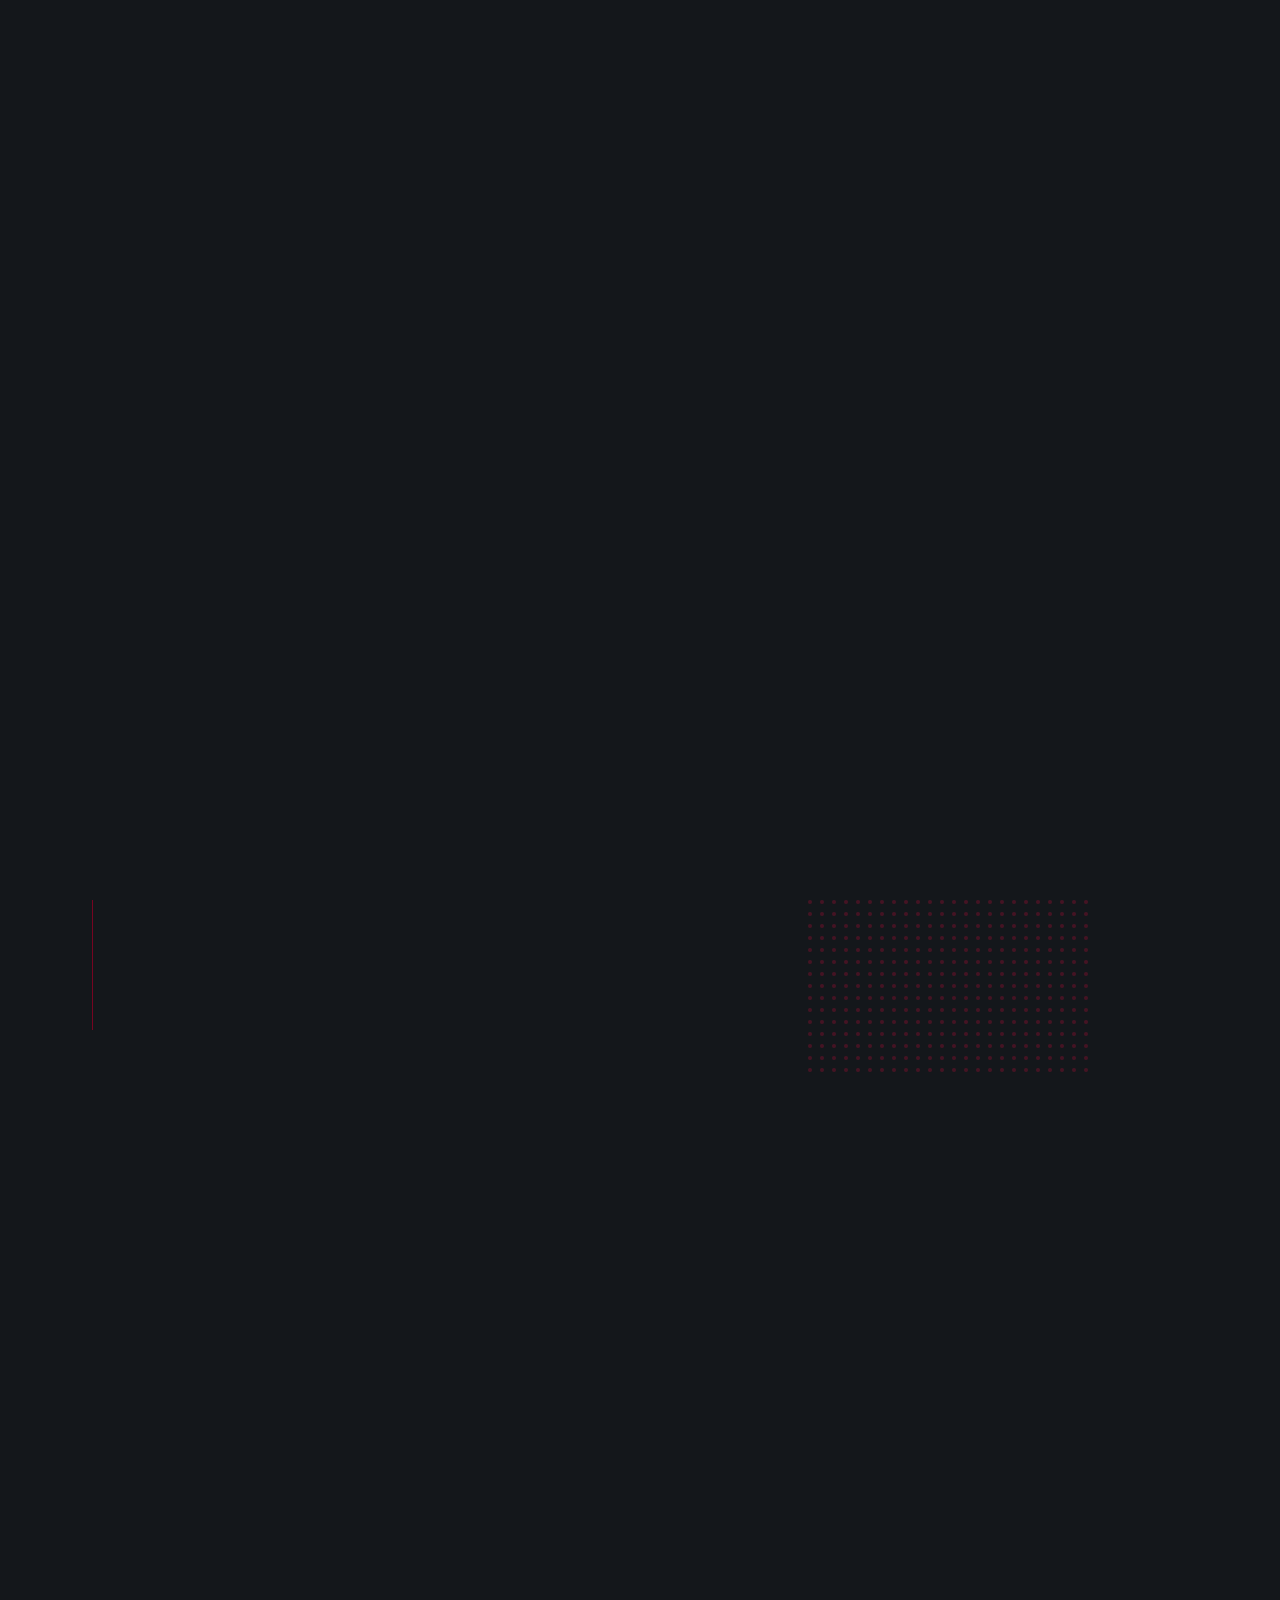
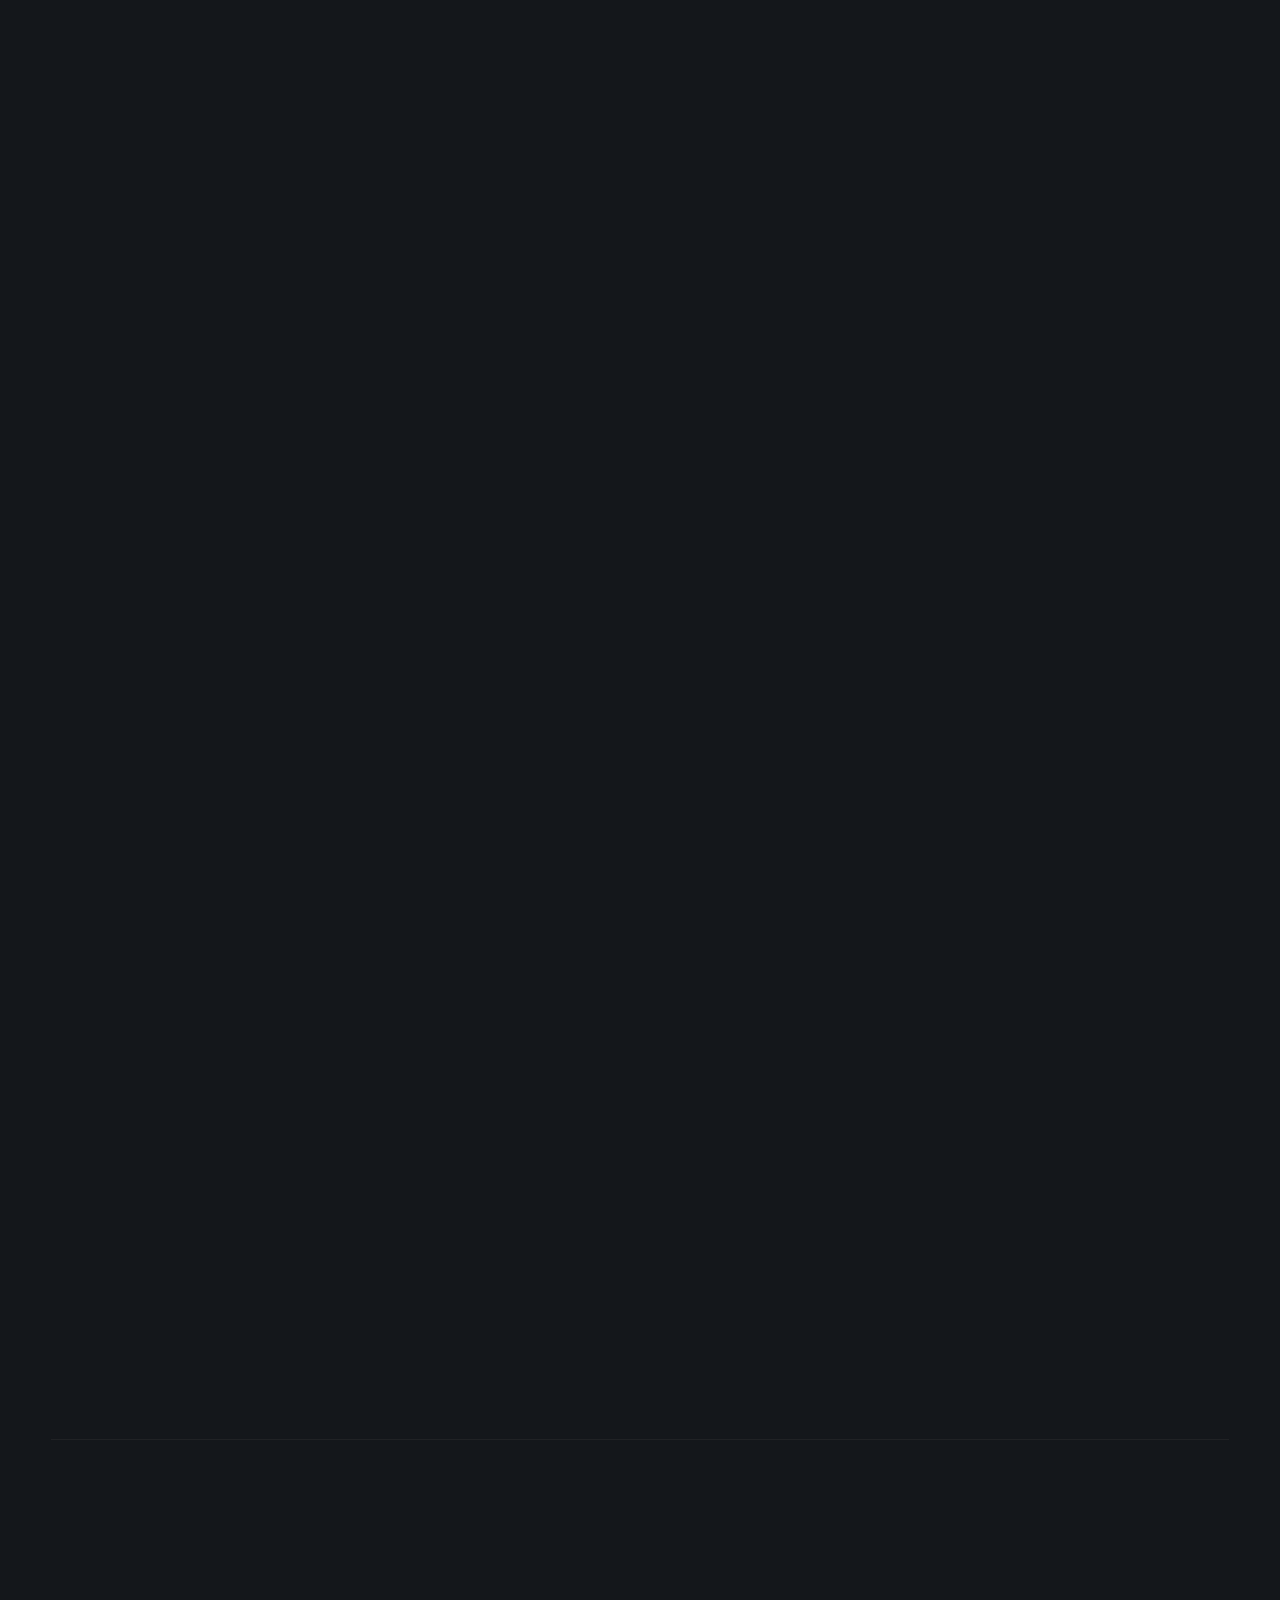
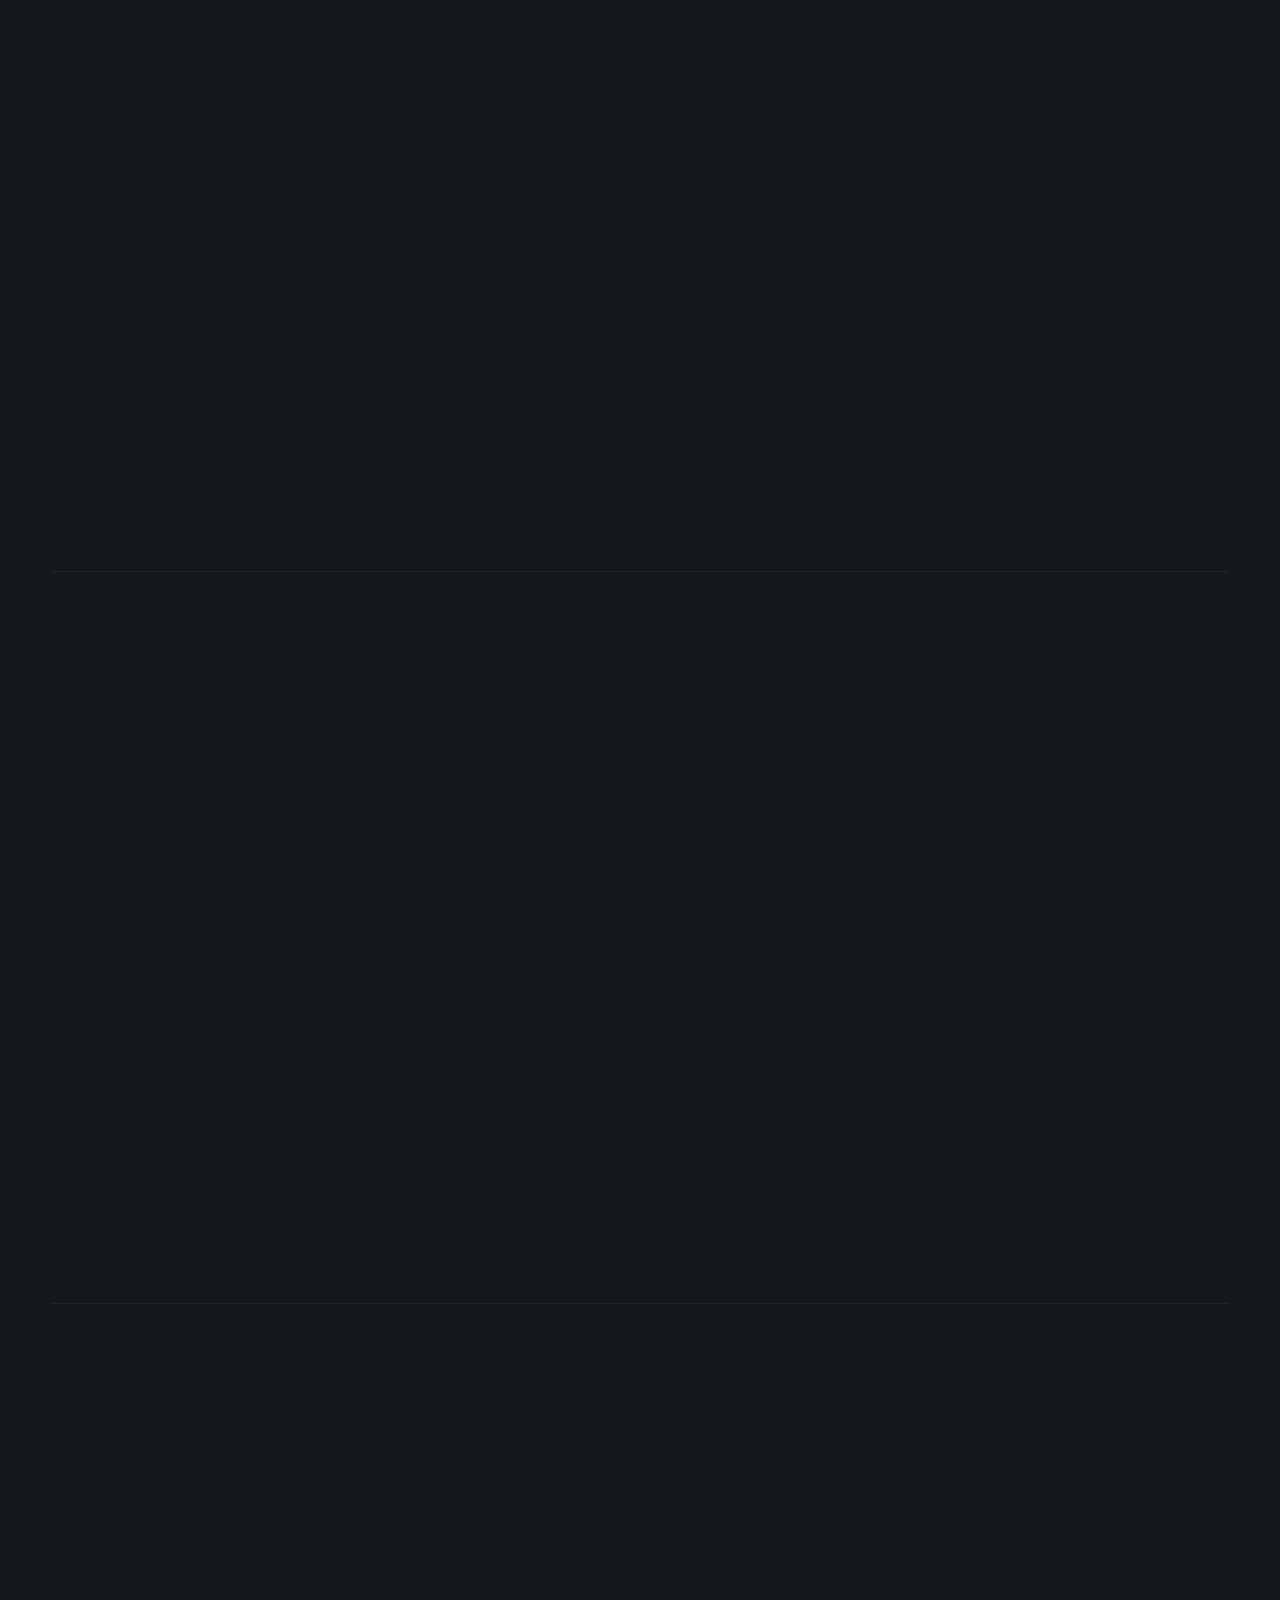
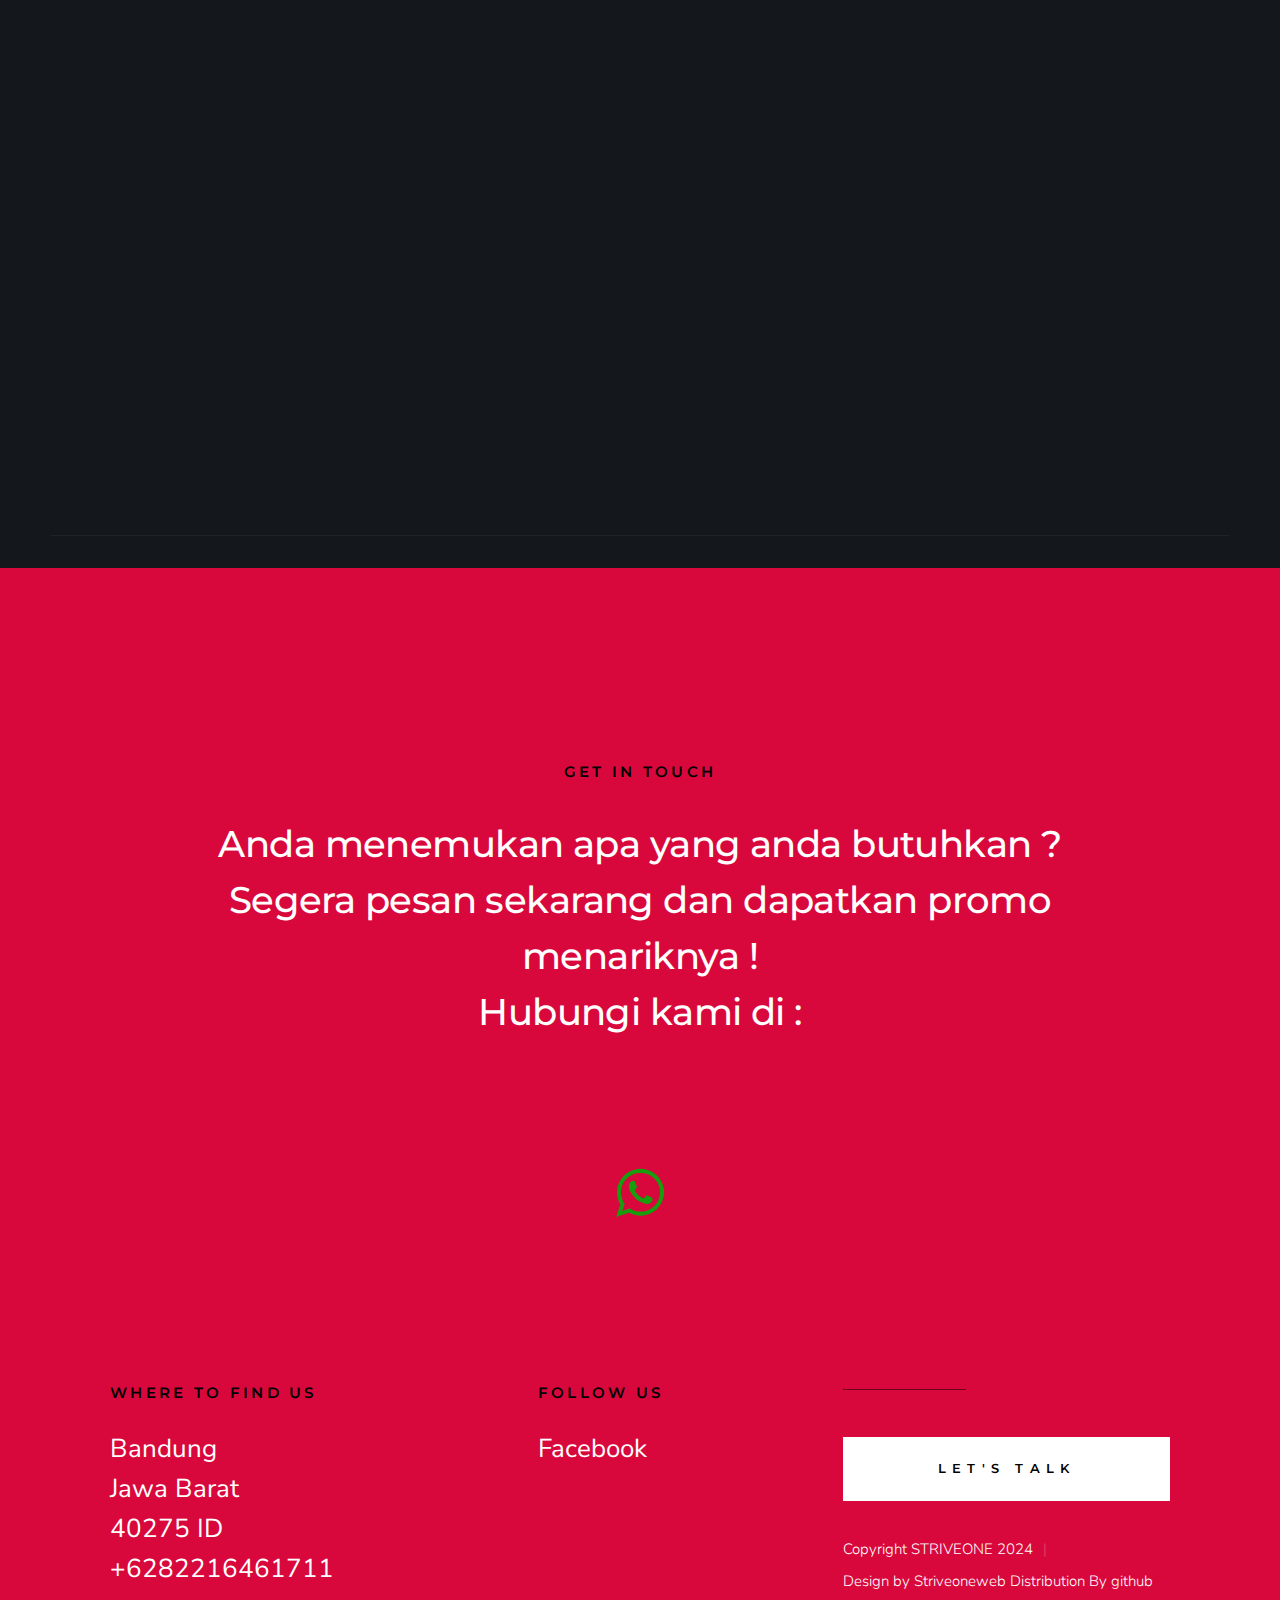
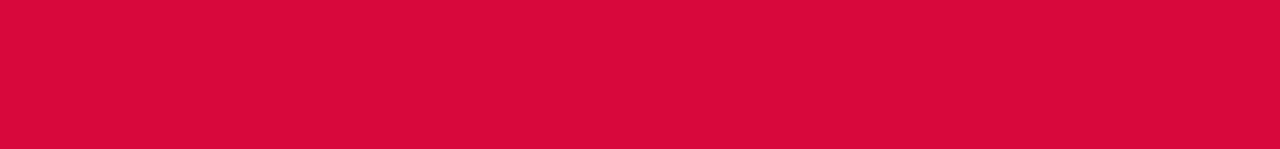
<file: index.html>
<!DOCTYPE html>
<html class="no-js" lang="en">
<head>

    <!--- basic page needs
    ================================================== -->
    <meta charset="utf-8">
    <title>STRIVEONE</title>
    <meta name="description" content="">
    <meta name="author" content="">

    <!-- mobile specific metas
    ================================================== -->
    <meta name="viewport" content="width=device-width, initial-scale=1">

    <!-- CSS
    ================================================== -->
    <link rel="stylesheet" href="css/styles.css">
    <link rel="stylesheet" href="css/vendor.css">

    <!-- script
    ================================================== -->
    <script src="js/modernizr.js"></script>
    <script defer src="js/fontawesome/all.min.js"></script>

    <!-- favicons
    ================================================== -->
    <link rel="apple-touch-icon" sizes="180x180" href="apple-touch-icon.png">
    <link rel="icon" type="image/png" sizes="32x32" href="favicon-32x32.png">
    <link rel="icon" type="image/png" sizes="16x16" href="favicon-16x16.png">
    <link rel="manifest" href="site.webmanifest">

</head>

<body id="top">


    <!-- preloader
    ================================================== -->
    <div id="preloader">
        <div id="loader" class="dots-fade">
            <div></div>
            <div></div>
            <div></div>
        </div>
    </div>


    <!-- header
    ================================================== -->
    <header class="s-header">

        <div class="s-header__logo">
            <a href="index.html">
                <img src="images/striveone.svg" alt="Homepage" width="150px" height="135px">
            </a>
        </div>

        <div class="s-header__content">
    
            <nav class="s-header__nav-wrap">
                <ul class="s-header__nav">
                    <li><a class="smoothscroll" href="#hero" title="Intro">Home</a></li>
                    <!--<li><a class="smoothscroll" href="#about" title="About">About</a></li>
                    <li><a class="smoothscroll" href="#services" title="Services">Services</a></li>-->
                    <li><a class="smoothscroll" href="#portfolio" title="Works">Our Products</a></li>
                </ul>
            </nav> <!-- end s-header__nav-wrap -->

            <a href="https://wa.me/6282216461711/?text=Hallo!%20saya%20ingin%20membeli%20produk%20di%20katalog%20STRIVEONE" class="btn btn--primary btn--small">
                <svg xmlns="http://www.w3.org/2000/svg" width="24" height="24" viewBox="0 0 24 24"><path d="M24 0l-6 22-8.129-7.239 7.802-8.234-10.458 7.227-7.215-1.754 24-12zm-15 16.668v7.332l3.258-4.431-3.258-2.901z"/></svg>
                Get In Touch
            </a>

        </div> <!-- end header-content -->

        <a class="s-header__menu-toggle" href="#0"><span>Menu</span></a>

    </header> <!-- end s-header -->


    <!-- hero
    ================================================== -->
    <section id="hero" class="s-hero target-section">

        <div class="s-hero__bg">
            <div class="gradient-overlay"></div>
        </div>

        <div class="row s-hero__content">
            <div class="column">

                <h1>Hello.</h1>
                <div class="s-hero__content-about">

                    <p>
                    Selamat Datang Di - STRIVEONE <br>
                    Electronics, Fashion, <br>
                    Home Goods & More.
                    </p>
    
                    <footer>
                        <div class="s-hero__content-social">
                            <a href="https://www.facebook.com/profile.php?id=61568428374893&mibextid=ZbWKwL"><i class="fab fa-facebook-f" aria-hidden="true"></i></a>
                            <!--<a href="#0"><i class="fab fa-twitter" aria-hidden="true"></i></a>
                            <a href="#0"><i class="fab fa-instagram" aria-hidden="true"></i></a>
                            <a href="#0"><i class="fab fa-dribbble" aria-hidden="true"></i></a>-->
                        </div>
                    </footer>
                </div>

            </div>
        </div>

        <div class="s-hero__video">
            <a class="s-hero__video-link" href="https://player.vimeo.com/video/117310401?color=01aef0&amp;title=0&amp;byline=0&amp;portrait=0" data-lity="">
                <svg xmlns="http://www.w3.org/2000/svg" width="24" height="24" viewBox="0 0 24 24"><path d="M21 12l-18 12v-24z"/></svg>
                <span class="s-hero__video-text">Play Video</span>
            </a>
        </div>

        <div class="s-hero__scroll">
            <a href="#about" class="s-hero__scroll-link smoothscroll">
                Scroll Down
            </a>
        </div>

    </section> <!-- end s-hero -->


    <!-- about
    ================================================== -->
    <section id="about" class="s-about">

        <div class="horizontal-line"></div>

        <div class="row">
            <div class="column large-12">

                <div class="section-title" data-num="01" data-aos="fade-up">
                    <h3 class="h6">Who We Are</h3>
                </div>

            </div>

            <div class="column large-6 w-900-stack s-about__intro-text">
                <h1 class="display-1" data-aos="fade-up">
                    STRIVEONE adalah platform yang menjual barang-barang yang anda butuhkan untuk kehidupan sehari-hari.
                </h1>

                <p class="lead" data-aos="fade-up">
                    Kami menyediakan barang-barang elektronik, fashion, dan barang-brang kebutuhan rumah. 
                    Kami mencoba untuk memberikan service terbaik untuk setiap konsumen kami. 
                    Selamat berbelanja ! 
                </p>
            </div>

            <div class="column large-6 w-900-stack s-about__photo-block">
                <div class="s-about__photo" data-aos="fade-up"></div>
            </div>
        </div>

        <!--<div class="row block-large-1-2 block-tab-full s-about__process item-list">
            <div class="column item item-process" data-aos="fade-up">
                <h3 class="item-title">Define</h3>
                <p>
                Deserunt rerum perspiciatis quaerat quam numquam assumenda neque. 
                Quis dolores totam voluptatibus molestiae non. Quae exercitationem 
                cum numquam repudiandae. Beatae eum quae. Ut ex unde rem quod 
                ipsum consequatur. blanditiis temporibus pariatur voluptatibus molestiae.
                </p>
            </div>
            <div class="column item item-process" data-aos="fade-up">
                <h3 class="item-title">Design</h3>
                <p>
                Deserunt rerum perspiciatis quaerat quam numquam assumenda neque. 
                Quis dolores totam voluptatibus molestiae non. Quae exercitationem 
                cum numquam repudiandae. Beatae eum quae. Ut ex unde rem quod 
                ipsum consequatur. blanditiis temporibus pariatur voluptatibus molestiae.
                </p>
            </div>
            <div class="column item item-process" data-aos="fade-up">
                <h3 class="item-title">Build</h3>
                <p>
                Deserunt rerum perspiciatis quaerat quam numquam assumenda neque. 
                Quis dolores totam voluptatibus molestiae non. Quae exercitationem 
                cum numquam repudiandae. Beatae eum quae. Ut ex unde rem quod 
                ipsum consequatur. blanditiis temporibus pariatur voluptatibus molestiae.
                </p>
            </div>
            <div class="column item item-process" data-aos="fade-up">
                <h3 class="item-title">Launch</h3>
                <p>
                Deserunt rerum perspiciatis quaerat quam numquam assumenda neque. 
                Quis dolores totam voluptatibus molestiae non. Quae exercitationem 
                cum numquam repudiandae. Beatae eum quae. Ut ex unde rem quod 
                ipsum consequatur. blanditiis temporibus pariatur voluptatibus molestiae.
                </p>
            </div>
        </div>
        -->
        
    </section> <!-- end s-about -->

    <section id="portfolio" class="s-portfolio">

        <div class="row s-porfolio__top">
            <div class="column large-6 w-900-stack">
                <div class="section-title" data-num="02" data-aos="fade-up">
                    <h3 class="h6">Our Products</h3>
                </div>
            </div>
            <div class="column large-6 w-900-stack">
                <h1 class="display-1" data-aos="fade-up">
                    Berikut ini produk yang tersedia di katalog kami. Feel
                    free to check them out.
                </h1>
            </div>
        </div> <!-- end s-portfolio__top-->

        <div class="row s-portfolio__list block-large-1-2 block-tab-full collapse">
<table>
            <tr><td><div class="column" data-aos="fade-up">
                <div class="folio-item">
                    <div class="folio-item__thumb">
                        <center><a class="folio-item__thumb-link" href="images/portfolio/gallery/produk1.jpg" title="Car Air Pump Tire Inflator Portable" data-size="1050x700">
                            <img src="images/portfolio/produk1.jpg" 
                                 srcset="images/portfolio/produk1.jpg 1x, images/portfolio/produk1@2x.jpg 2x" alt="">
                        </a></center>
                    </div>
                    <div class="folio-item__info">
                        <div class="folio-item__cat">Branding</div>
                        <h4 class="folio-item__title">Wireless Bluetooth 1600 DPI RGB LED Mouse Gaming</h4>
                    </div>
                    <a href="https://striveone.orderonline.id/page/lummouse-wireless-rechargeable-silent-click-slim-24g-001-copy-1731337904000" title="Product Link" class="folio-item__project-link">Product Link</a>
                    <div class="folio-item__caption">
                        <!--<p>Vero molestiae sed aut natus excepturi. Et tempora numquam. Temporibus iusto quo.Unde dolorem corrupti neque nisi.</p>-->
                    </div>
                </div>
            </div></td></tr> <!-- end column -->
            <tr><td><div class="column" data-aos="fade-up">
                <div class="folio-item">
                    <div class="folio-item__thumb">
                        <center><a class="folio-item__thumb-link" href="images/portfolio/gallery/produk2.jpg" title="Alat Bor Cordless Mini 1 set isi 49 pcs" data-size="1050x700">
                            <img src="images/portfolio/produk2.jpg" 
                                 srcset="images/portfolio/produk2.jpg 1x, images/portfolio/produk2@2x.jpg 2x" alt="">
                        </a></center>
                    </div>
                    <div class="folio-item__info">
                        <div class="folio-item__cat">Branding</div>
                        <h4 class="folio-item__title">MRQ|ARTIC AIR COOLER AC Mini Portable</h4>
                    </div>
                    <a href="https://striveone.orderonline.id/page/artic-air-cooler-ac-mini-portable-kipas-penyejuk-udara-ruangan-ac-mini-pendingin-copy-1731336355000" title="Product Link" class="folio-item__project-link">Product Link</a>
                    <div class="folio-item__caption">
                        <!--<p>Vero molestiae sed aut natus excepturi. Et tempora numquam. Temporibus iusto quo.Unde dolorem corrupti neque nisi.</p>-->
                    </div>
                </div>
            </div> </td></tr> <!-- end column -->
            <tr><td><div class="column" data-aos="fade-up">
                <div class="folio-item">
                    <div class="folio-item__thumb">
                        <center><a class="folio-item__thumb-link" href="images/portfolio/gallery/produk3.jpg" Title="MRQ|ARTIC AIR COOLER AC Mini Portable" data-size="1050x700">
                            <img src="images/portfolio/produk3.jpg" 
                                 srcset="images/portfolio/produk3.jpg 1x, images/portfolio/produk3.jpg 2x" alt="">
                        </a></center>
                    </div>
                    <div class="folio-item__info">
                        <div class="folio-item__cat">Branding</div>
                        <h4 class="folio-item__title">Mini DV Kamera MD81-403 960P 1.3MP Mikro Olahraga Aksi Camcorder</h4>
                    </div>
                    <a href="https://striveone.orderonline.id/page/lummini-dv-kamera-001-copy-1731336257000?preview=true&v=1731423390097" class="folio-item__project-link">Product Link</a>
                    <div class="folio-item__caption">
                    </div>
                </div>
            </div></td></tr> <!-- end column -->
            <tr><td><div class="column" data-aos="fade-up">
                <div class="folio-item">
                    <div class="folio-item__thumb">
                        <center><a class="folio-item__thumb-link" href="images/portfolio/gallery/produk4.jpg" title="Corrugated Sheets" data-size="1050x700">
                            <img src="images/portfolio/produk4.jpg" 
                                 srcset="images/portfolio/produk4.jpg 1x, images/portfolio/produk4@2x.jpg 2x" alt="">
                        </a></center>
                    </div>
                    <div class="folio-item__info">
                        <div class="folio-item__cat">Branding</div>
                        <h4 class="folio-item__title">CCTV Lampu 360' Wireless IP Camera</h4>
                    </div>
                    <a href="https://striveone.orderonline.id/page/cctv-e27-wireless-smart-camera-cctv-lampu-360-wireless-ip-camera-copy-1731336448000?preview=true&v=1731424713756" class="folio-item__project-link">Product Link</a>
                    <div class="folio-item__caption">
                        <!--<p>Vero molestiae sed aut natus excepturi. Et tempora numquam. Temporibus iusto quo.Unde dolorem corrupti neque nisi.</p>-->
                    </div>
                </div>
            </div></td></tr> <!-- end column -->
            </table>
                     <!-- end column -->

        </div> <!-- folio-list -->

    </section> <!-- end s-portfolio -->


    <!-- clients
    ================================================== -->
    <!--<div id="clients" class="section s-clients">

        <div class="row narrower s-clients__top h-text-center">
            <div class="column">
                <h1 class="display-1" data-aos="fade-up">
                We've had the priveledge with working with
                some of the largest and most iconic brands
                </h1>
            </div>
        </div> --> <!-- s-clients__top -->

        <!--<div class="row clients-outer">
            <div class="column">
                <div class="clients" data-aos="fade-up">
                    
                    <a href="#0" title="" class="clients__slide"><img src="images/icons/clients/dropbox.svg" /></a>
                    <a href="#0" title="" class="clients__slide"><img src="images/icons/clients/atom.svg" /></a>
                    <a href="#0" title="" class="clients__slide"><img src="images/icons/clients/github.svg" /></a>
                    <a href="#0" title="" class="clients__slide"><img src="images/icons/clients/redhat.svg" /></a>
                    <a href="#0" title="" class="clients__slide"><img src="images/icons/clients/medium.svg" /></a>
                    <a href="#0" title="" class="clients__slide"><img src="images/icons/clients/messenger.svg" /></a>
                    <a href="#0" title="" class="clients__slide"><img src="images/icons/clients/steam.svg" /></a>
                    <a href="#0" title="" class="clients__slide"><img src="images/icons/clients/spotify.svg" /></a>
                     
                </div> --> <!-- end clients -->
            </div> <!-- end column -->
        </div> <!-- end clients-outer -->

        <!-- <div class="row testimonials collapse">

            <div class="column large-12">

                <div class="testimonial-slider" data-aos="fade-up">

                    <div class="testimonial-slider__slide">
                        <p>
                        Molestiae incidunt consequatur quis ipsa autem nam sit enim magni. Voluptas tempore rem. 
                        Explicabo a quaerat sint autem dolore ducimus ut consequatur neque.  Nisi dolores quaerat fuga rem nihil nostrum.
                        Laudantium quia consequatur molestias delectus culpa.
                        </p>
                        <div class="testimonial-slider__author">
                            <img src="images/avatars/user-02.jpg" alt="Author image" class="testimonial-slider__avatar">
                            <cite class="testimonial-slider__cite">
                                <strong>Tim Cook</strong>
                                <span>CEO, Apple</span>
                            </cite>
                        </div>
                    </div> --> <!-- end testimonials__slide -->
    
                    <!-- <div class="testimonial-slider__slide">
                        <p>
                        Excepturi nam cupiditate culpa doloremque deleniti repellat. Veniam quos repellat voluptas animi adipisci.
                        Nisi eaque consequatur. Voluptatem dignissimos ut ducimus accusantium perspiciatis.
                        Quasi voluptas eius distinctio. Atque eos maxime.
                        </p>
                        <div class="testimonial-slider__author">
                            <img src="images/avatars/user-01.jpg" alt="Author image" class="testimonial-slider__avatar">
                            <cite class="testimonial-slider__cite">
                                <strong>Sundar Pichai</strong>
                                <span>CEO, Google</span>
                            </cite>
                        </div>
                    </div> --> <!-- end testimonials__slide -->
    
                    <!-- <div class="testimonial-slider__slide">
                        <p>
                        Repellat dignissimos libero. Qui sed at corrupti expedita voluptas odit. Nihil ea quia nesciunt. Ducimus aut sed ipsam.  
                        Autem eaque officia cum exercitationem sunt voluptatum accusamus. Quasi voluptas eius distinctio.
                        Voluptatem dignissimos ut.
                        </p>
                        <div class="testimonial-slider__author">
                            <img src="images/avatars/user-04.jpg" alt="Author image" class="testimonial-slider__avatar">
                            <cite class="testimonial-slider__cite">
                                <strong>Satya Nadella</strong>
                                <span>CEO, Microsoft</span>
                            </cite>
                        </div>
                    </div> --> <!-- end testimonials__slide -->
    
                    <!-- <div class="testimonial-slider__slide">
                        <p>
                        Nunc interdum lacus sit amet orci. Vestibulum dapibus nunc ac augue. Fusce vel dui. In ac felis 
                        quis tortor malesuada pretium. Curabitur vestibulum aliquam leo. Qui sed at corrupti expedita voluptas odit. 
                        Nihil ea quia nesciunt. Ducimus aut sed ipsam.
                        </p>
                        <div class="testimonial-slider__author">
                            <img src="images/avatars/user-05.jpg" alt="Author image" class="testimonial-slider__avatar">
                            <cite class="testimonial-slider__cite">
                                <strong>Jeff Bezos</strong>
                                <span>CEO, Amazon</span>
                            </cite>
                        </div>
                    </div> --> <!-- end testimonials__slide -->

                </div> <!-- end testimonial slider -->
                
            </div> <!-- end column -->

        </div> <!-- end row -->


    </div> <!-- end s-clients -->


    <!-- contact
    ================================================== -->
    <section class="s-contact">

        <div class="row narrower s-contact__top h-text-center">
            <div class="column">
                <h3 class="h6">Get In Touch</h3>
                <h1 class="display-1">
                Anda menemukan apa yang anda butuhkan ?
                Segera pesan sekarang dan dapatkan promo menariknya !
                <br>Hubungi kami di :
                </h1>
            </div>
        </div> <!-- s-footer__top -->

        <div class="row h-text-center">
            <div class="column">
                <p class="s-contact__email">
                    <a href="https://wa.me/6282216461711/?text=Hallo!%20saya%20mau%20membeli%20produk%20di%20katalog%20STRIVEONE"><img src="images/wa.png" width="50px" height="50px"></a>
                </p>
            </div>
        </div>

    </section>  <!-- end s-contact -->


    <!-- footer
    ================================================== -->
    <footer class="s-footer">
        <div class="row row-y-top">

            <div class="column large-8 medium-12">
                <div class="row">
                    <div class="column large-7 tab-12 s-footer__block">
                        <h4 class="h6">Where to Find Us</h4>
        
                        <p>
                        Bandung <br>
                        Jawa Barat <br>
                        40275  ID <br>
                        <a href="tel:+6282216461711">+6282216461711</a>
                        </p>
                    </div>
        
                    <div class="column large-5 tab-12 s-footer__block">
                        <h4 class="h6">Follow Us</h4 class="h6">
        
                        <ul class="s-footer__list">
                            <li><a href="https://www.facebook.com/profile.php?id=61568428374893&mibextid=ZbWKwL">Facebook</a></li>
                            <!-- <li><a href="#0">Twitter</a></li>
                            <li><a href="#0">Instagram</a></li>
                            <li><a href="#0">Dribbble</a></li> -->
                        </ul>
                    </div>
                </div>
            </div>

            <div class="column large-4 medium-12 s-footer__block--end">
                <a href="https://wa.me/6282216461711/?text=Hallo!%20saya%20ingin%20membeli%20produk%20di%20katalog%20STRIVEONE" class="btn h-full-width">Let's Talk</a>

                <div class="ss-copyright">
                    <span>Copyright STRIVEONE 2024</span> 
                    <span>Design by <!--<a href="https://www.styleshout.com/">-->Striveoneweb</a> Distribution By <!--<a href="https://themewagon.com">-->github</a></span>
                </div>
            </div>

            <div class="ss-go-top">
                <a class="smoothscroll" title="Back to Top" href="#top">
                    top
                </a>
            </div> <!-- end ss-go-top -->

        </div>
    </footer>
    

    <!-- photoswipe background
    ================================================== -->
    <div aria-hidden="true" class="pswp" role="dialog" tabindex="-1">

        <div class="pswp__bg"></div>
        <div class="pswp__scroll-wrap">

            <div class="pswp__container">
                <div class="pswp__item"></div>
                <div class="pswp__item"></div>
                <div class="pswp__item"></div>
            </div>

            <div class="pswp__ui pswp__ui--hidden">
                <div class="pswp__top-bar">
                    <div class="pswp__counter"></div><button class="pswp__button pswp__button--close" title="Close (Esc)"></button> <button class="pswp__button pswp__button--share" title=
                    "Share"></button> <button class="pswp__button pswp__button--fs" title="Toggle fullscreen"></button> <button class="pswp__button pswp__button--zoom" title=
                    "Zoom in/out"></button>
                    <div class="pswp__preloader">
                        <div class="pswp__preloader__icn">
                            <div class="pswp__preloader__cut">
                                <div class="pswp__preloader__donut"></div>
                            </div>
                        </div>
                    </div>
                </div>
                <div class="pswp__share-modal pswp__share-modal--hidden pswp__single-tap">
                    <div class="pswp__share-tooltip"></div>
                </div><button class="pswp__button pswp__button--arrow--left" title="Previous (arrow left)"></button> <button class="pswp__button pswp__button--arrow--right" title=
                "Next (arrow right)"></button>
                <div class="pswp__caption">
                    <div class="pswp__caption__center"></div>
                </div>
            </div>

        </div>

    </div> <!-- end photoSwipe background -->


    <!-- Java Script
    ================================================== -->
    <script src="js/jquery-3.2.1.min.js"></script>
    <script src="js/plugins.js"></script>
    <script src="js/main.js"></script>

</body>

</html>
</file>
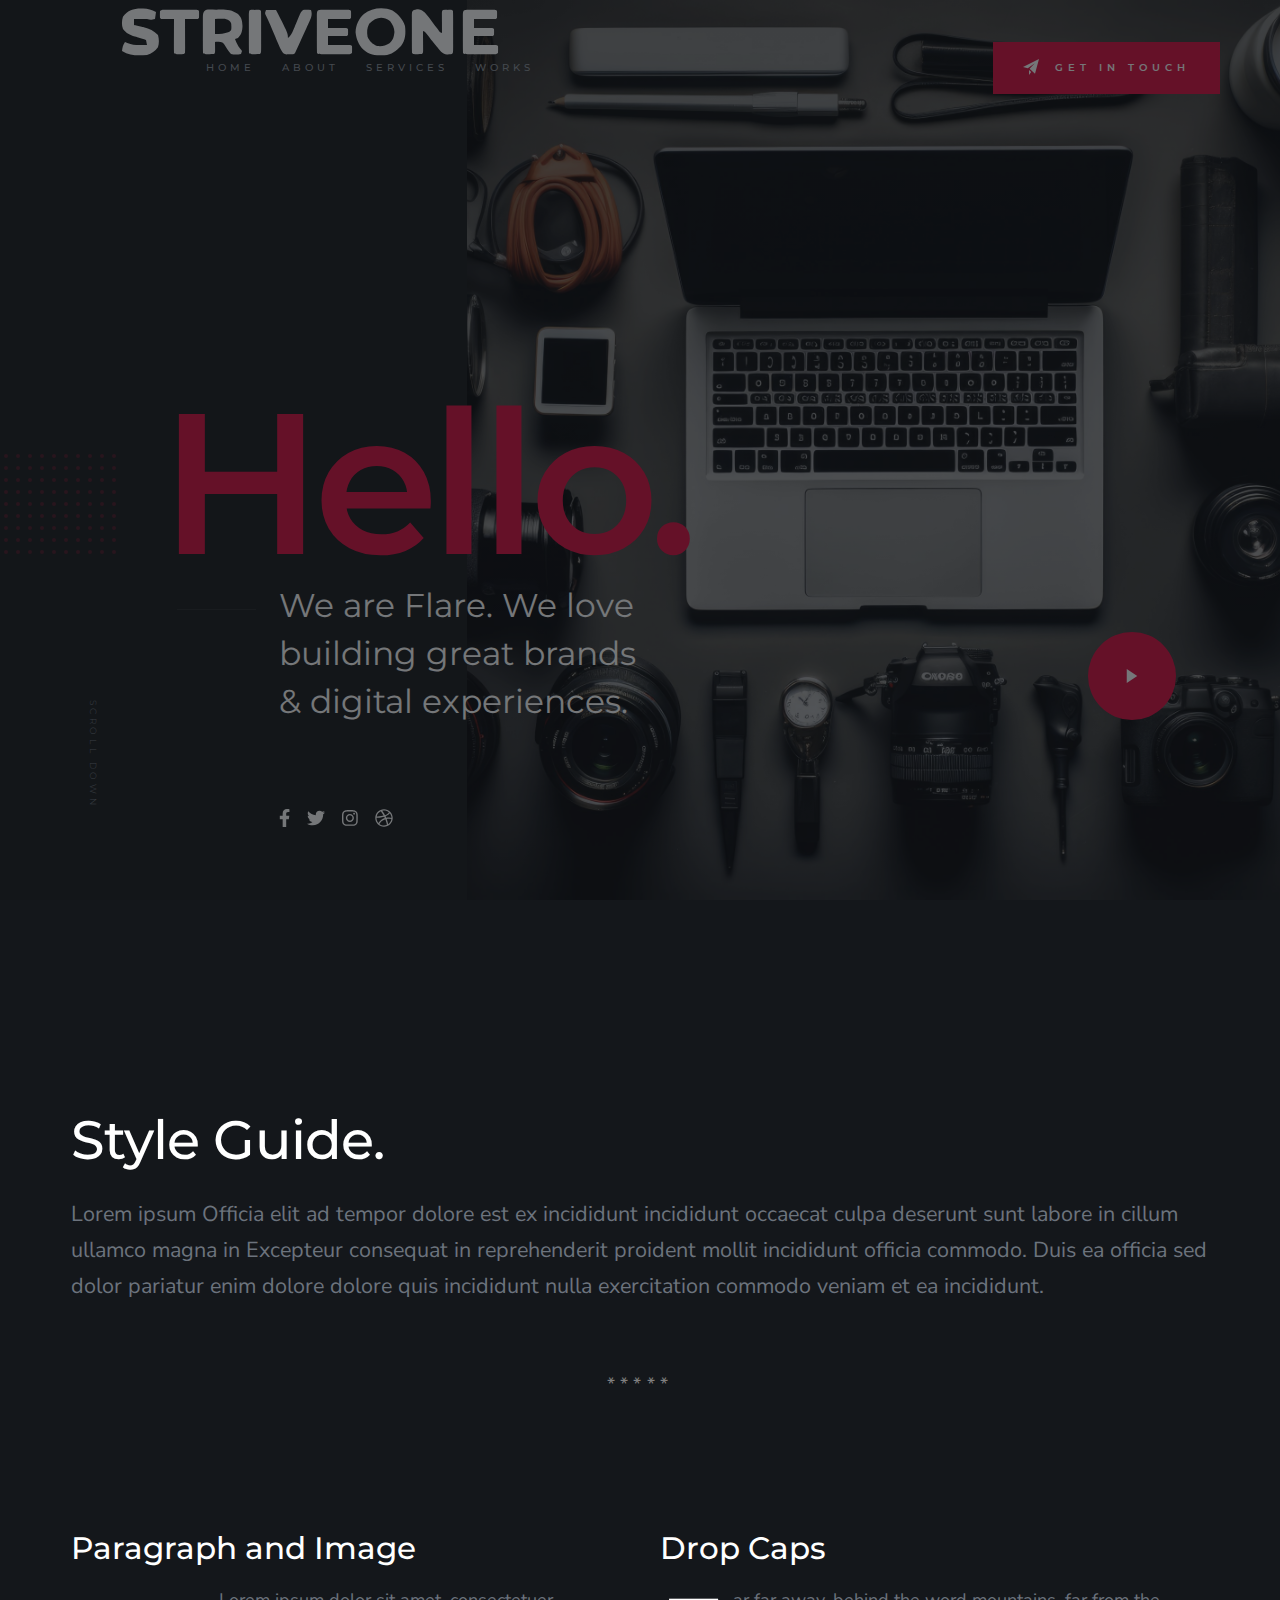
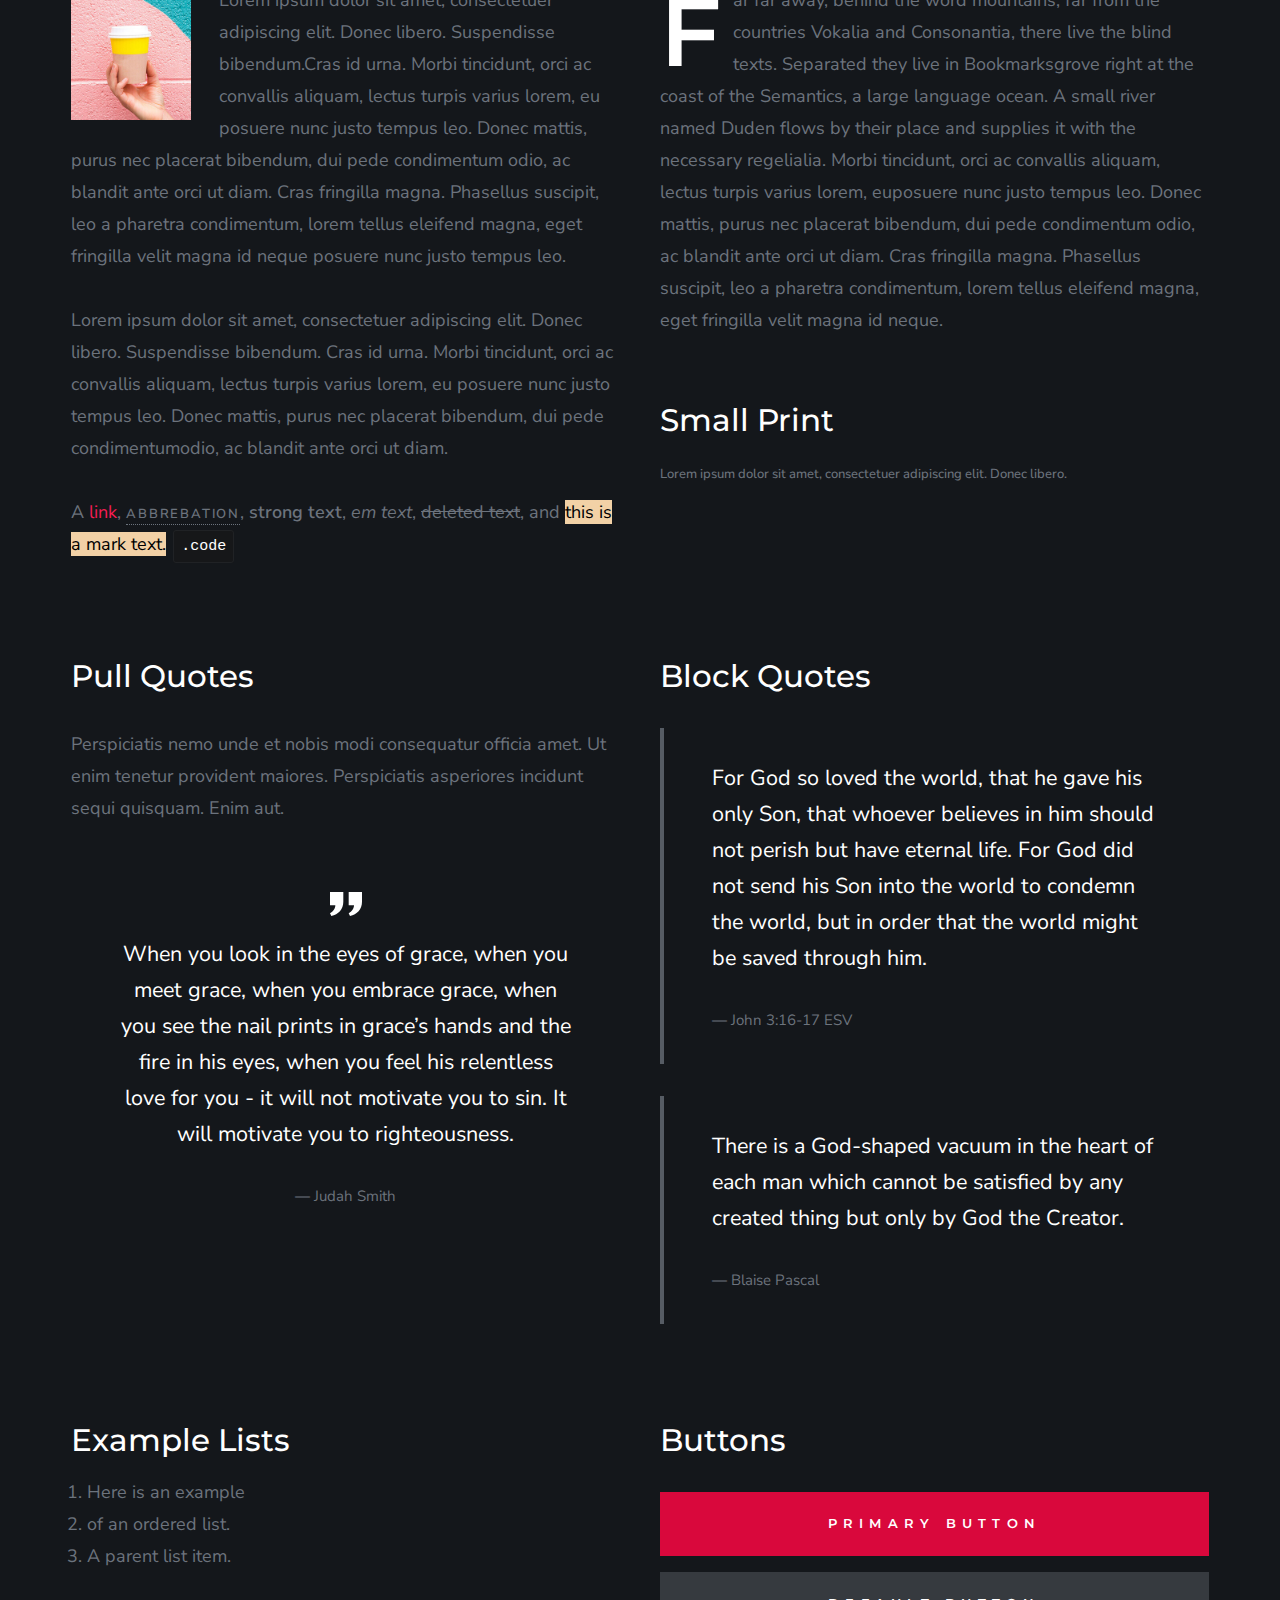
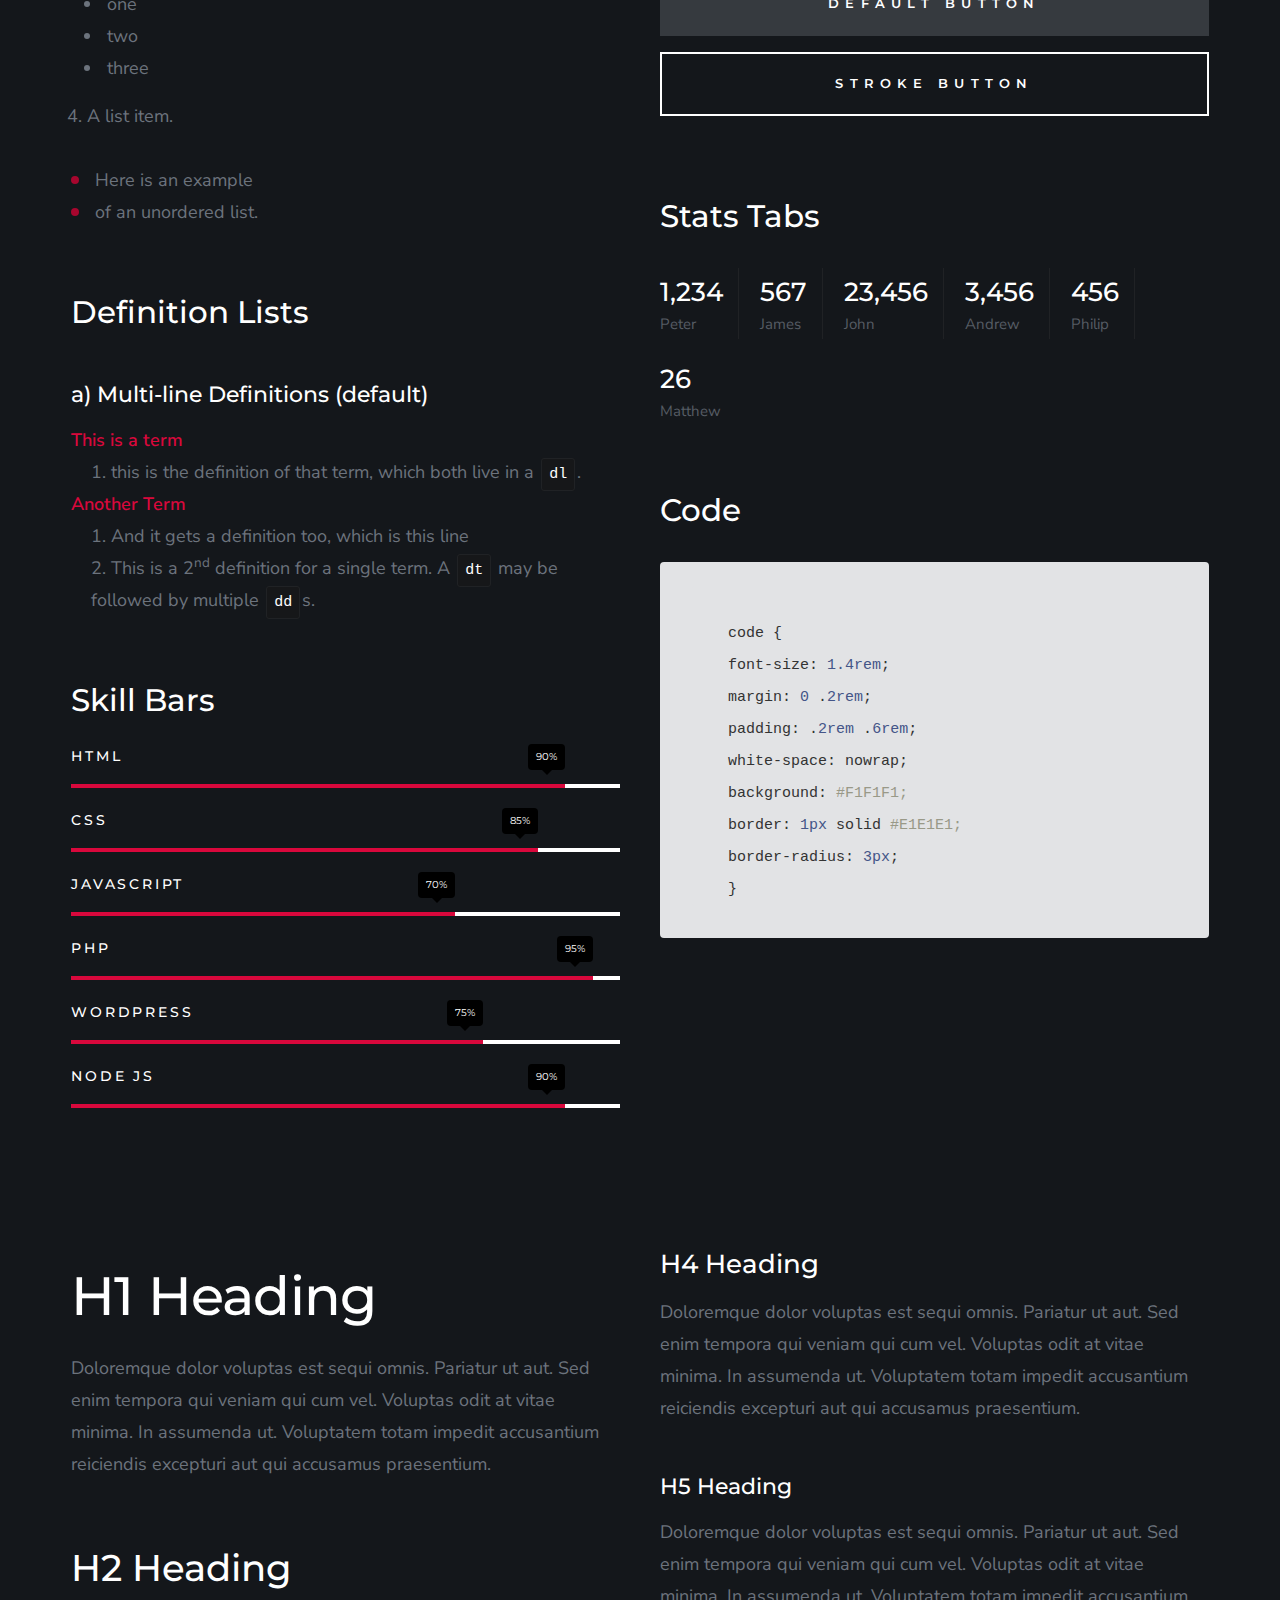
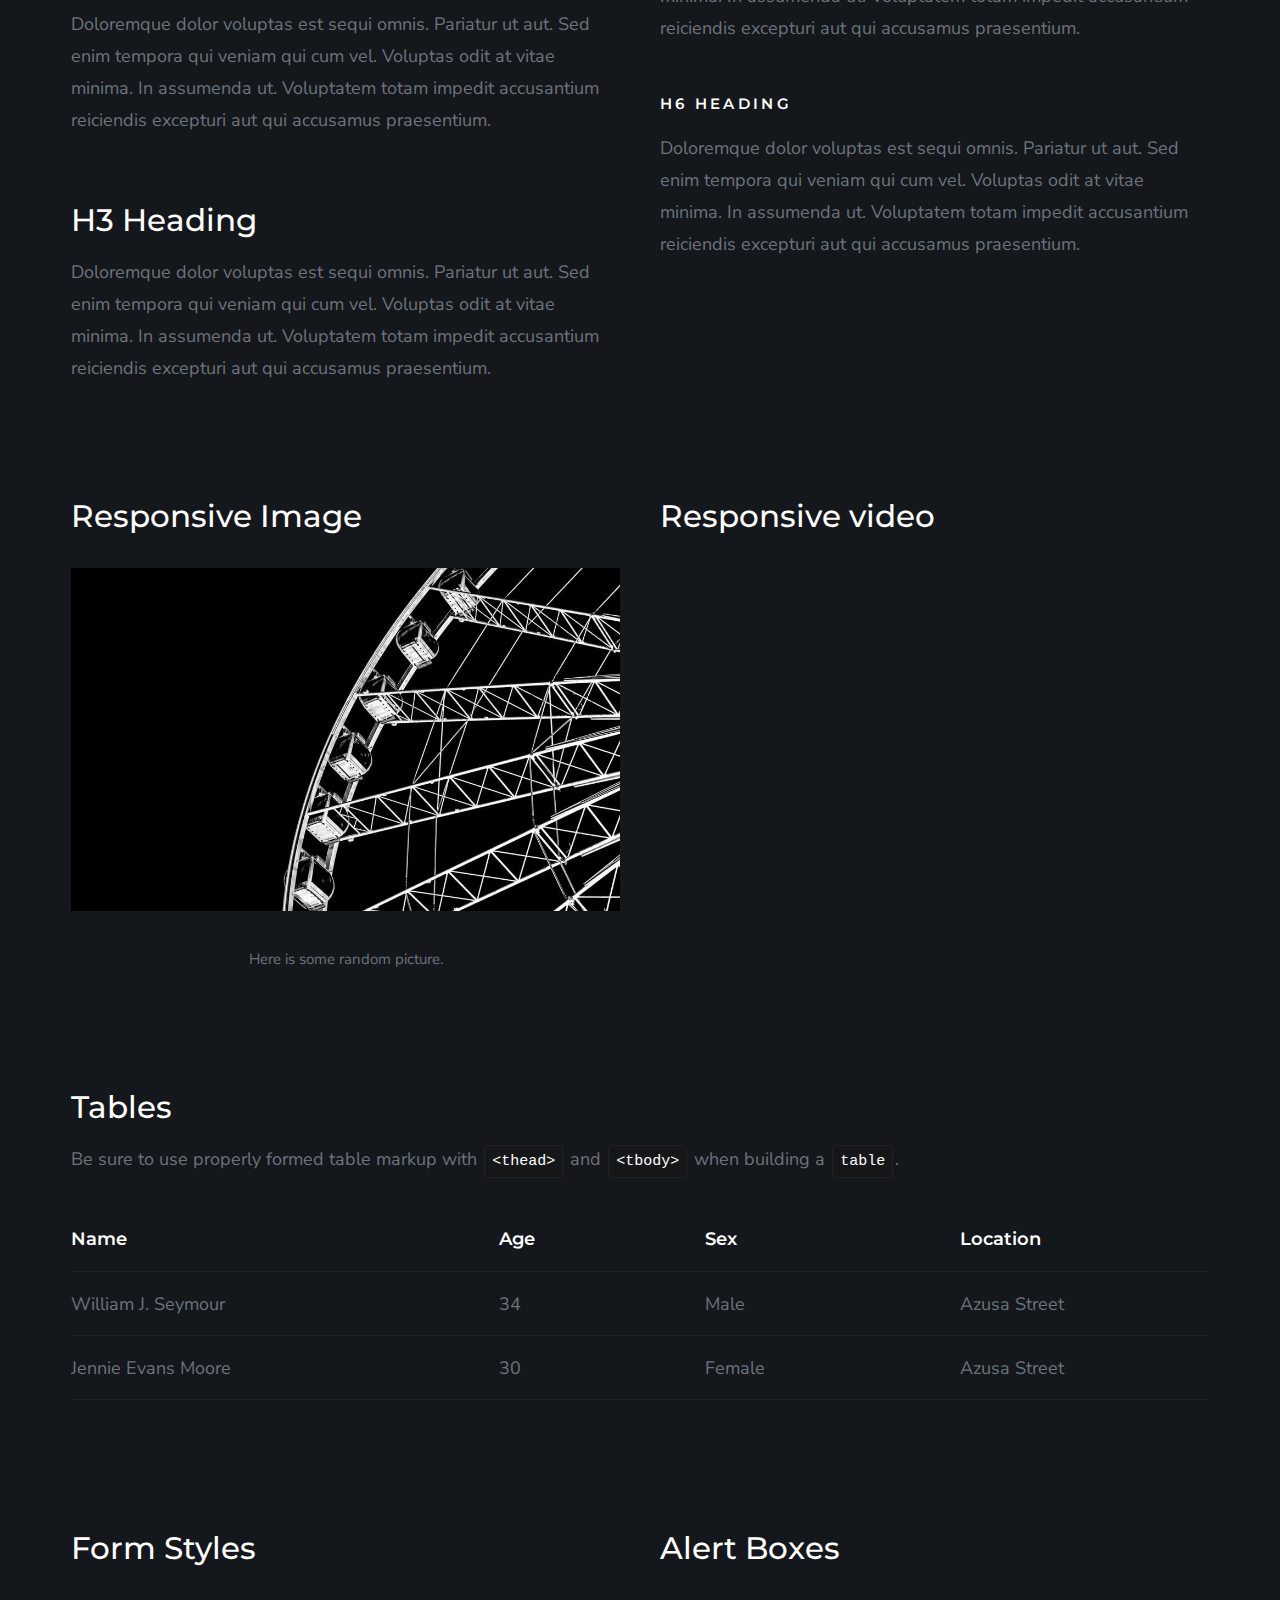
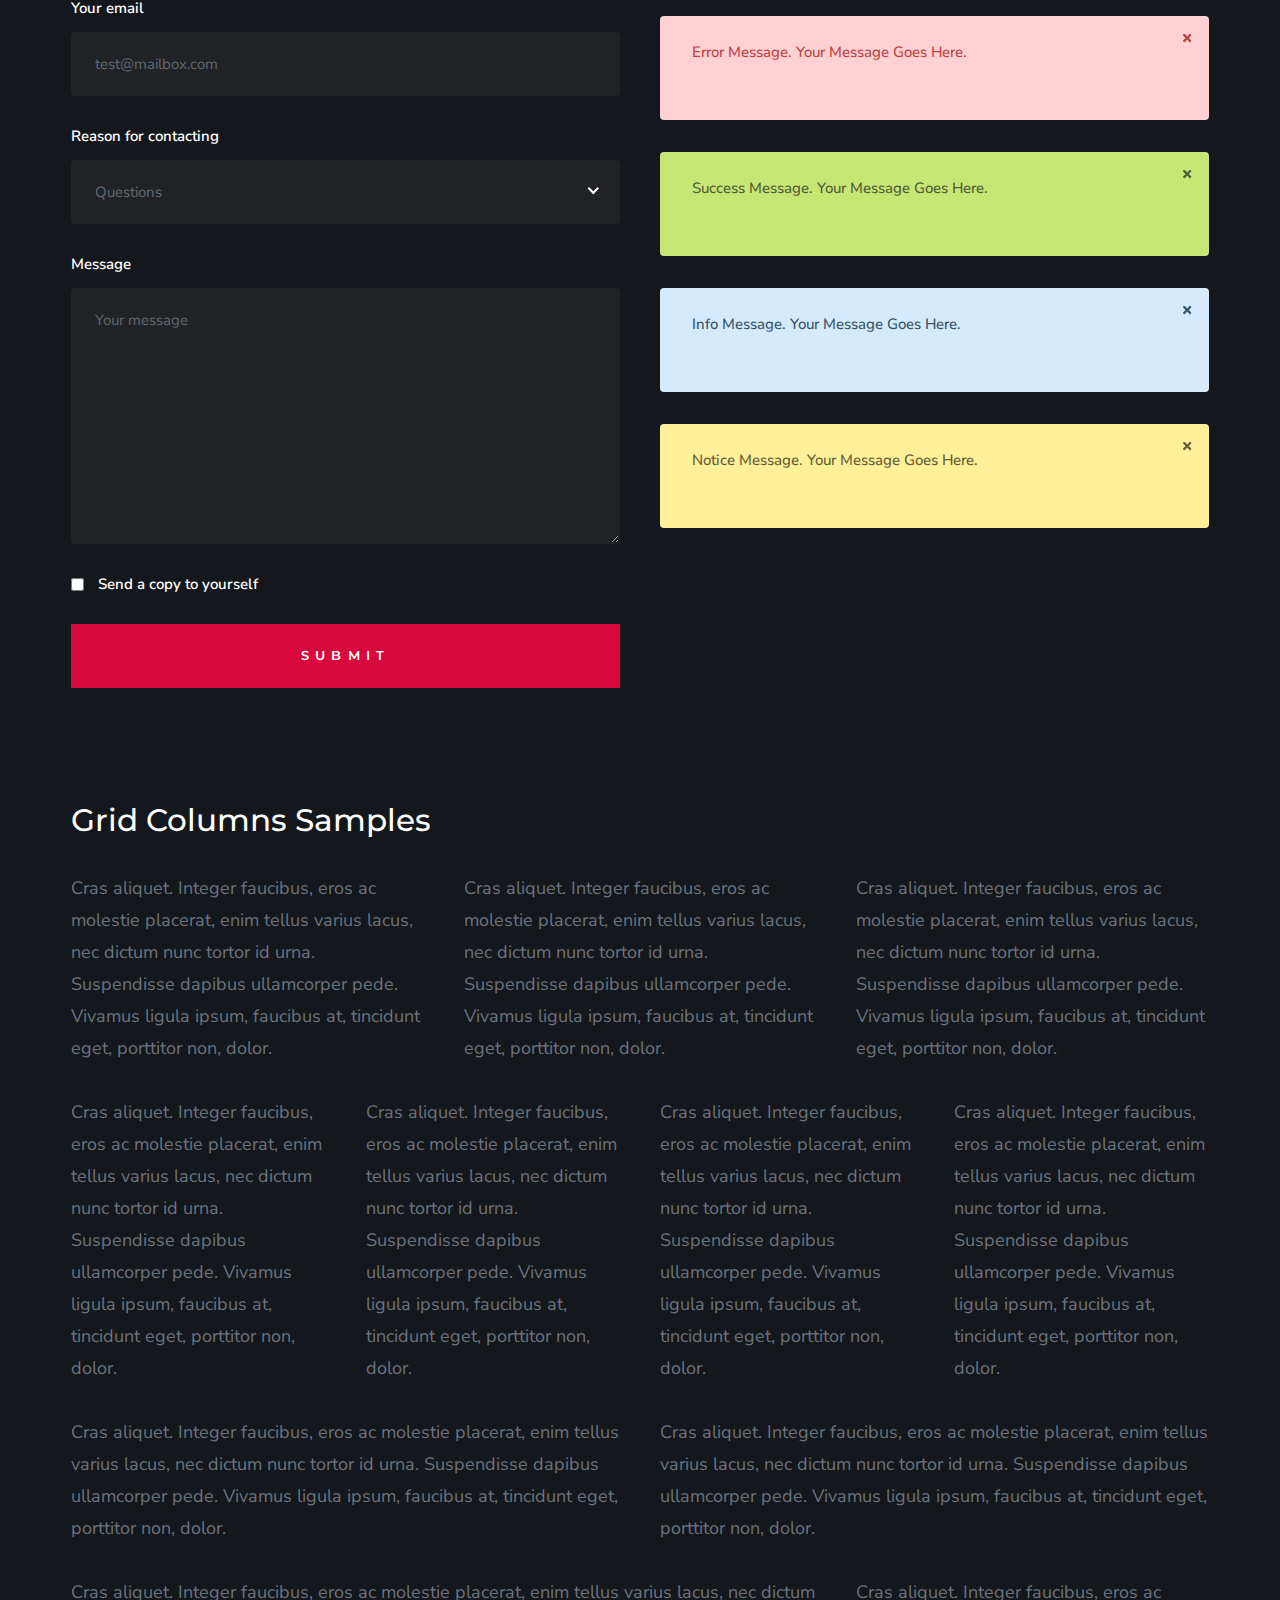
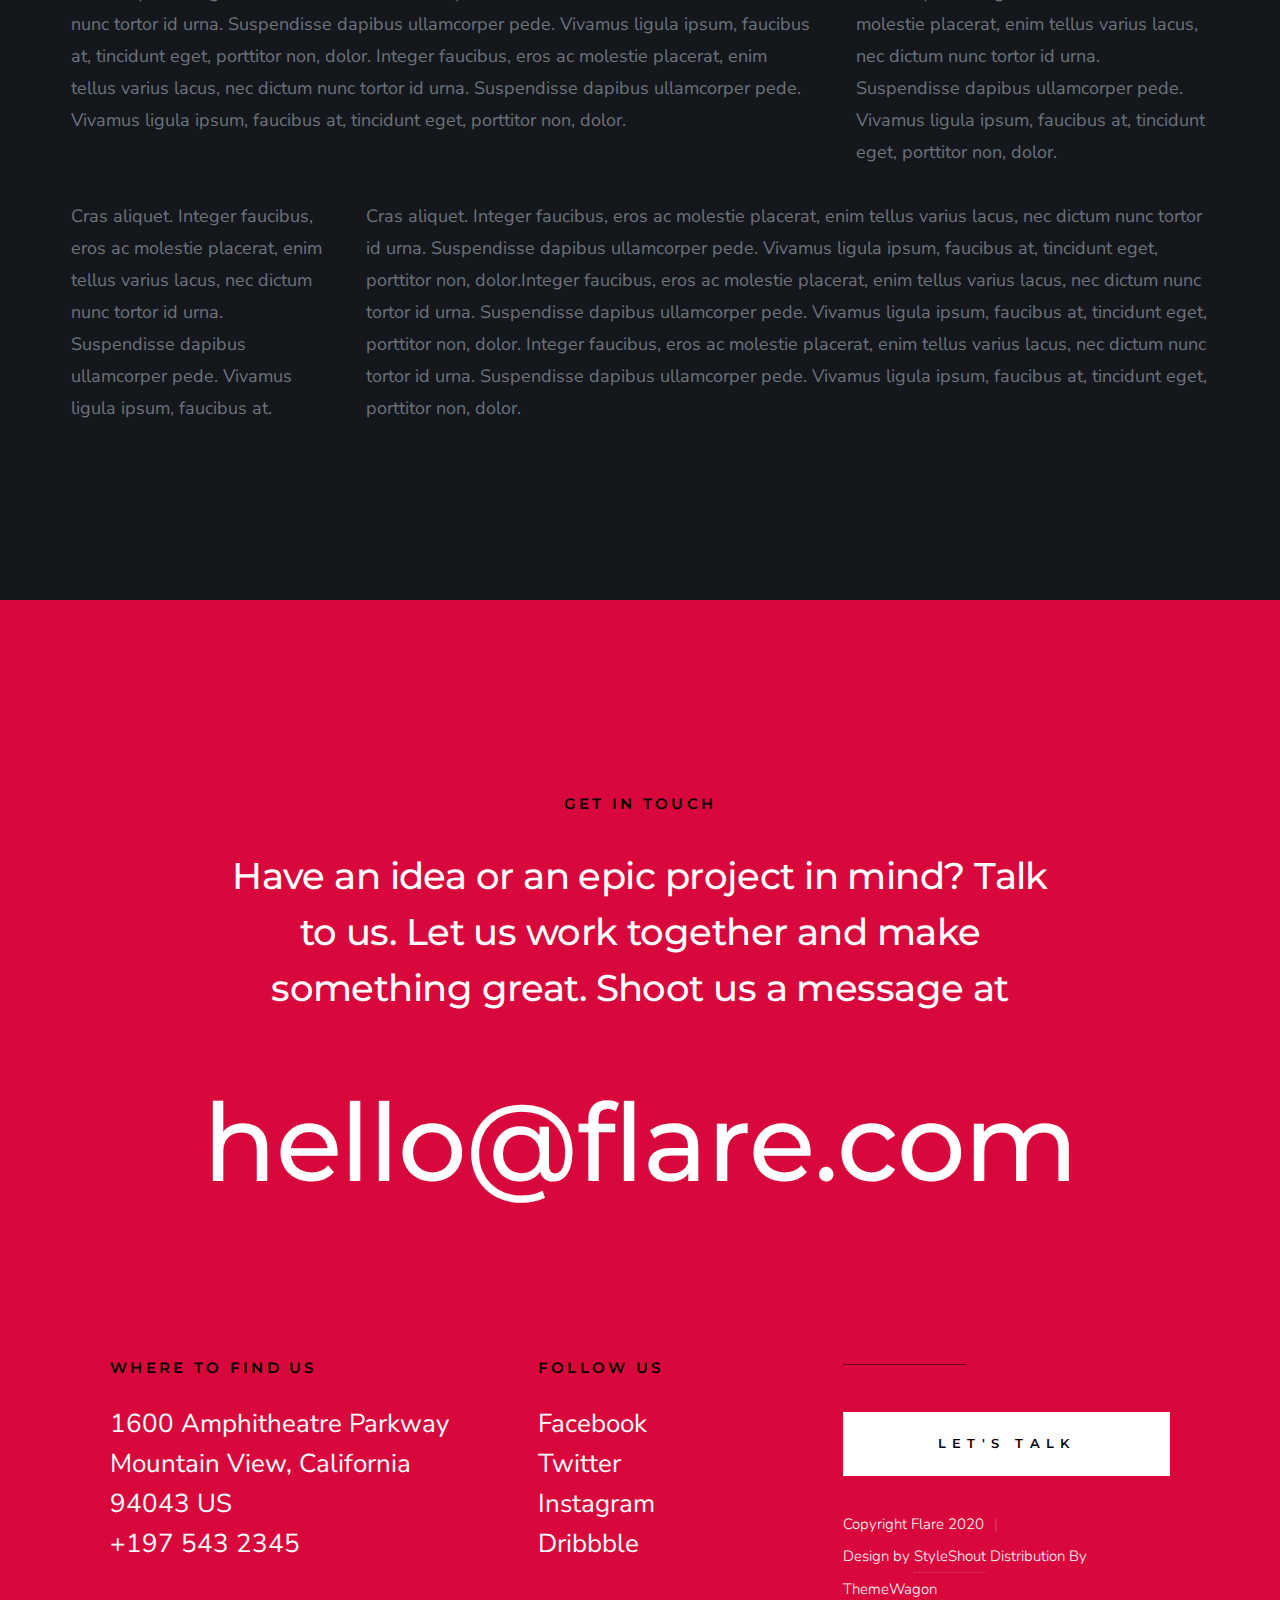
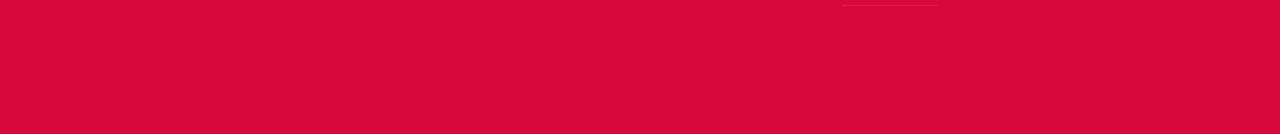
<file: styles.html>
<!DOCTYPE html>
<html class="no-js" lang="en">
<head>

    <!--- basic page needs
    ================================================== -->
    <meta charset="utf-8">
    <title>Flare - Styles</title>
    <meta name="description" content="">
    <meta name="author" content="">

    <!-- mobile specific metas
    ================================================== -->
    <meta name="viewport" content="width=device-width, initial-scale=1">

    <!-- CSS
    ================================================== -->
    <link rel="stylesheet" href="css/styles.css">
    <link rel="stylesheet" href="css/vendor.css">

    <style type="text/css" media="screen">
        .s-styles { 
            background-color: var(--color-bg);
            padding-top: calc(6.5 * var(--space));
            padding-bottom: calc(4.5 * var(--space));
            position: relative;
        }
        .s-styles .intro h1 {
            margin-top: 0;
        }
    </style>

    <!-- script
    ================================================== -->
    <script src="js/modernizr.js"></script>
    <script defer src="js/fontawesome/all.min.js"></script>

    <!-- favicons
    ================================================== -->
    <link rel="apple-touch-icon" sizes="180x180" href="apple-touch-icon.png">
    <link rel="icon" type="image/png" sizes="32x32" href="favicon-32x32.png">
    <link rel="icon" type="image/png" sizes="16x16" href="favicon-16x16.png">
    <link rel="manifest" href="site.webmanifest">

</head>

<body id="top">


    <!-- preloader
    ================================================== -->
    <div id="preloader">
        <div id="loader" class="dots-fade">
            <div></div>
            <div></div>
            <div></div>
        </div>
    </div>


    <!-- header
    ================================================== -->
    <header class="s-header">

        <div class="s-header__logo">
            <a href="index.html">
                <img src="images/striveone.svg" alt="Homepage">
            </a>
        </div>

        <div class="s-header__content">
    
            <nav class="s-header__nav-wrap">
                <ul class="s-header__nav">
                    <li><a href="index.html#hero" title="Intro">Home</a></li>
                    <li><a href="index.html#about" title="About">About</a></li>
                    <li><a href="index.html#services" title="Services">Services</a></li>
                    <li><a href="index.html#portfolio" title="Works">Works</a></li>
                </ul>
            </nav> <!-- end s-header__nav-wrap -->

            <a href="mailto:#0" class="btn btn--primary btn--small">
                <svg xmlns="http://www.w3.org/2000/svg" width="24" height="24" viewBox="0 0 24 24"><path d="M24 0l-6 22-8.129-7.239 7.802-8.234-10.458 7.227-7.215-1.754 24-12zm-15 16.668v7.332l3.258-4.431-3.258-2.901z"/></svg>
                Get In Touch
            </a>

        </div> <!-- end header-content -->

        <a class="s-header__menu-toggle" href="#0"><span>Menu</span></a>

    </header> <!-- end s-header -->


    <!-- hero
    ================================================== -->
    <section id="hero" class="s-hero target-section">

        <div class="s-hero__bg">
            <div class="gradient-overlay"></div>
        </div>

        <div class="row s-hero__content">
            <div class="column">

                <h1>Hello.</h1>
                <div class="s-hero__content-about">

                    <p>
                    We are Flare. We love <br>
                    building great brands <br>
                    & digital experiences.
                    </p>
    
                    <footer>
                        <div class="s-hero__content-social">
                            <a href="#0"><i class="fab fa-facebook-f" aria-hidden="true"></i></a>
                            <a href="#0"><i class="fab fa-twitter" aria-hidden="true"></i></a>
                            <a href="#0"><i class="fab fa-instagram" aria-hidden="true"></i></a>
                            <a href="#0"><i class="fab fa-dribbble" aria-hidden="true"></i></a>
                        </div>
                    </footer>
                </div>

            </div>
        </div>

        <div class="s-hero__video">
            <a class="s-hero__video-link" href="https://player.vimeo.com/video/117310401?color=01aef0&amp;title=0&amp;byline=0&amp;portrait=0" data-lity="">
                <svg xmlns="http://www.w3.org/2000/svg" width="24" height="24" viewBox="0 0 24 24"><path d="M21 12l-18 12v-24z"/></svg>
                <span class="s-hero__video-text">Play Video</span>
            </a>
        </div>

        <div class="s-hero__scroll">
            <a href="#styles" class="s-hero__scroll-link smoothscroll">
                Scroll Down
            </a>
        </div>

    </section> <!-- end s-hero -->


    <!-- s-styles
    ================================================== -->
    <section id="styles" class="s-styles">

        <div class="row">

            <div class="column large-12 intro">

                <h1>Style Guide.</h1>

                <p class="lead">Lorem ipsum Officia elit ad tempor dolore est ex incididunt incididunt occaecat culpa deserunt 
                sunt labore in cillum ullamco magna in Excepteur consequat in reprehenderit proident mollit incididunt officia commodo.
                Duis ea officia sed dolor pariatur enim dolore dolore quis incididunt nulla exercitation commodo veniam et ea incididunt.
                </p>

                <hr class="fancy">
            </div>

        </div> <!-- end row -->

        <div class="row">

            <div class="column large-6 tab-12">

                <h3>Paragraph and Image</h3>

                <p><a href="#"><img width="120" height="120" class="h-pull-left" alt="sample-image" src="images/sample-image.jpg"></a>
                Lorem ipsum dolor sit amet, consectetuer adipiscing elit. Donec libero. Suspendisse bibendum.Cras id urna. Morbi 
                tincidunt, orci ac convallis aliquam, lectus turpis varius lorem, eu posuere nunc justo tempus leo. Donec mattis, 
                purus nec placerat bibendum, dui pede condimentum odio, ac blandit ante orci ut diam. Cras fringilla magna. 
                Phasellus suscipit, leo a pharetra condimentum, lorem tellus eleifend magna, eget fringilla velit magna id 
                neque posuere nunc justo tempus leo. </p>

                <p>
                Lorem ipsum dolor sit amet, consectetuer adipiscing elit. Donec libero. Suspendisse bibendum. Cras id urna. 
                Morbi tincidunt, orci ac convallis aliquam, lectus turpis varius lorem, eu posuere nunc justo tempus leo. 
                Donec mattis, purus nec placerat bibendum, dui pede condimentumodio, ac blandit ante orci ut diam.	
                </p>

                <p>A <a href="#">link</a>,
                <abbr title="this really isn't a very good description">abbrebation</abbr>,
                <strong>strong text</strong>,
                <em>em text</em>,
                <del>deleted text</del>, and
                <mark>this is a mark text.</mark>
                <code>.code</code>
                </p>

            </div>

            <div class="column large-6 tab-12">

                <h3>Drop Caps</h3>

                <p class="drop-cap">Far far away, behind the word mountains, far from the countries Vokalia and Consonantia,
                there live the blind texts. Separated they live in Bookmarksgrove right at the coast of the
                Semantics, a large language ocean. A small river named Duden flows by their place and supplies it with the 
                necessary regelialia. Morbi tincidunt, orci ac convallis aliquam, lectus turpis varius lorem, 
                euposuere nunc justo tempus leo. Donec mattis, purus nec placerat bibendum, dui pede condimentum odio, 
                ac blandit ante orci ut diam. Cras fringilla magna. Phasellus suscipit, leo a pharetra condimentum, 
                lorem tellus eleifend magna, eget fringilla velit magna id neque.
                </p>

                <h3>Small Print</h3>

                <p><small>Lorem ipsum dolor sit amet, consectetuer adipiscing elit. Donec libero.</small></p>

            </div>

        </div> <!-- end row -->

        <div class="row">

            <div class="column large-6 tab-12">

                <h3 class="h-add-bottom">Pull Quotes</h3>

                <p>
                Perspiciatis nemo unde et nobis modi consequatur officia amet. Ut enim 
                tenetur provident maiores. Perspiciatis asperiores incidunt sequi 
                quisquam. Enim aut. 
                </p>

                <figure class="pull-quote">
                    <blockquote>
                        <p>
                        When you look in the eyes of grace, when you meet grace, 
                        when you embrace grace, when you see the nail prints in 
                        grace’s hands and the fire in his eyes, when you feel his 
                        relentless love for you - it will not motivate you to sin. 
                        It will motivate you to righteousness.
                        </p>

                        <footer>
                            <cite>Judah Smith</cite>
                        </footer>
                    </blockquote>
                </figure>

            </div>

            <div class="column large-6 tab-12">

                <h3 class="h-add-bottom">Block Quotes</h3>

                <blockquote cite="http://where-i-got-my-info-from.com">
                    <p>
                    For God so loved the world, that he gave his only Son, that whoever believes in 
                    him should not perish but have eternal life. For God did not send his Son into 
                    the world to condemn the world, but in order that the world might be 
                    saved through him.
                    </p>

                    <footer>
                        <cite>
                            <a href="#0">John 3:16-17 ESV</a>
                        </cite>
                    </footer>

                </blockquote>

                <blockquote>
                    <p>There is a God-shaped vacuum in the heart of each man which cannot be satisfied 
                    by any created thing but only by God the Creator.</p>

                    <footer>
                        <cite>Blaise Pascal</cite>
                    </footer>

                </blockquote>

            </div>

        </div> <!-- end row -->

        <div class="row h-add-half-bottom">

            <div class="column large-6 tab-12">

                <h3>Example Lists</h3>

                <ol>
                    <li>Here is an example</li>
                    <li>of an ordered list.</li>
                    <li>A parent list item.
                        <ul>
                            <li>one</li>
                            <li>two</li>
                            <li>three</li>
                        </ul>
                        </li>
                        <li>A list item.</li>
                    </ol>

                <ul class="disc">
                    <li>Here is an example</li>
                    <li>of an unordered list.</li>
                </ul>

                <h3>Definition Lists</h3>

                <h5>a) Multi-line Definitions (default) </h5>

                <dl class="dictionary-style">
                    <dt><strong>This is a term</strong></dt>
                        <dd>this is the definition of that term, which both live in a <code>dl</code>.</dd>
                    <dt><strong>Another Term</strong></dt>
                        <dd>And it gets a definition too, which is this line</dd>
                        <dd>This is a 2<sup>nd</sup> definition for a single term. A <code>dt</code> may be followed by multiple <code>dd</code>s.</dd>
                </dl>

                <h3 class="h-add-bottom">Skill Bars</h3>

                <ul class="skill-bars">
                    <li>
                    <div class="progress percent90"><span>90%</span></div>
                    <strong>HTML</strong>
                    </li>
                    <li>
                    <div class="progress percent85"><span>85%</span></div>
                    <strong>CSS</strong>
                    </li>
                    <li>
                    <div class="progress percent70"><span>70%</span></div>
                    <strong>Javascript</strong>
                    </li>
                    <li>
                    <div class="progress percent95"><span>95%</span></div>
                    <strong>PHP</strong>
                    </li>
                    <li>
                    <div class="progress percent75"><span>75%</span></div>
                    <strong>Wordpress</strong>
                    </li>
                    <li>
                    <div class="progress percent90"><span>90%</span></div>
                    <strong>Node JS</strong>
                    </li>
                </ul>

            </div>

            <div class="column large-6 tab-12">

                <h3 class="h-add-bottom">Buttons</h3>

                <p>
                    <a class="btn btn--primary h-full-width" href="#0">Primary Button</a>
                    <a class="btn h-full-width" href="#0">Default Button</a>
                    <a class="btn btn--stroke h-full-width" href="#0">Stroke Button</a>
                </p>

                <h3>Stats Tabs</h3>

                <ul class="stats-tabs">
                    <li><a href="#0">1,234 <em>Peter</em></a></li>
                    <li><a href="#0">567 <em>James</em></a></li>
                    <li><a href="#0">23,456 <em>John</em></a></li>
                    <li><a href="#0">3,456 <em>Andrew</em></a></li>
                    <li><a href="#0">456 <em>Philip</em></a></li>
                    <li><a href="#0">26 <em>Matthew</em></a></li>
                </ul>

                <h3 class="h-add-bottom">Code</h3>
<pre><code>
    code {
    font-size: 1.4rem;
    margin: 0 .2rem;
    padding: .2rem .6rem;
    white-space: nowrap;
    background: #F1F1F1;
    border: 1px solid #E1E1E1;	
    border-radius: 3px;
    }
</code></pre>

            </div>

        </div> <!-- end row -->

        <div class="row h-add-half-bottom">

            <div class="column large-6 tab-12">
                    
                <h1>H1 Heading</h1>
                <p>Doloremque dolor voluptas est sequi omnis. Pariatur ut aut. Sed enim tempora qui veniam qui cum vel. 
                Voluptas odit at vitae minima. In assumenda ut. Voluptatem totam impedit accusantium reiciendis excepturi aut qui accusamus praesentium.</p>

                <h2>H2 Heading</h2>
                <p>Doloremque dolor voluptas est sequi omnis. Pariatur ut aut. Sed enim tempora qui veniam qui cum vel. 
                Voluptas odit at vitae minima. In assumenda ut. Voluptatem totam impedit accusantium reiciendis excepturi aut qui accusamus praesentium.</p>

                <h3>H3 Heading</h3>
                <p>Doloremque dolor voluptas est sequi omnis. Pariatur ut aut. Sed enim tempora qui veniam qui cum vel. 
                Voluptas odit at vitae minima. In assumenda ut. Voluptatem totam impedit accusantium reiciendis excepturi aut qui accusamus praesentium.</p>

                
            </div>

            <div class="column large-6 tab-12">
                <h4>H4 Heading</h4>
                <p>Doloremque dolor voluptas est sequi omnis. Pariatur ut aut. Sed enim tempora qui veniam qui cum vel. 
                Voluptas odit at vitae minima. In assumenda ut. Voluptatem totam impedit accusantium reiciendis excepturi aut qui accusamus praesentium.</p>

                <h5>H5 Heading</h5>
                <p>Doloremque dolor voluptas est sequi omnis. Pariatur ut aut. Sed enim tempora qui veniam qui cum vel. 
                Voluptas odit at vitae minima. In assumenda ut. Voluptatem totam impedit accusantium reiciendis excepturi aut qui accusamus praesentium.</p>

                <h6>H6 Heading</h6>
                <p>Doloremque dolor voluptas est sequi omnis. Pariatur ut aut. Sed enim tempora qui veniam qui cum vel. 
                Voluptas odit at vitae minima. In assumenda ut. Voluptatem totam impedit accusantium reiciendis excepturi aut qui accusamus praesentium.</p>
    
                
            </div>

        </div> <!-- end row -->

        <div class="row h-add-half-bottom">

            <div class="column large-6 tab-12">

                <h3 class="h-add-bottom">Responsive Image</h3>

                <figure>
                    <img src="images/wheel-500.jpg" 
                    srcset="images/wheel-1000.jpg 1000w, 
                    images/wheel-500.jpg 500w" 
                    sizes="(max-width: 1000px) 100vw, 1000px" alt="">

                    <figcaption>
                        Here is some random picture.
                    </figcaption>
                </figure>

            </div>

            <div class="column large-6 tab-12">

                <h3 class="h-add-bottom">Responsive video</h3>

                <div class="video-container">
                <iframe src="https://player.vimeo.com/video/14592941?color=00a650&title=0&byline=0&portrait=0" width="500" height="281" frameborder="0" webkitallowfullscreen mozallowfullscreen allowfullscreen></iframe> 
                </div>

            </div>
            
        </div> <!-- end row -->

        <div class="row h-add-bottom">

            <div class="column large-12">

                <h3>Tables</h3>
                <p>Be sure to use properly formed table markup with <code>&lt;thead&gt;</code> and <code>&lt;tbody&gt;</code> when building a <code>table</code>.</p>

                <div class="table-responsive">

                    <table>
                            <thead>
                            <tr>
                                <th>Name</th>
                                <th>Age</th>
                                <th>Sex</th>
                                <th>Location</th>
                            </tr>
                            </thead>
                            <tbody>
                            <tr>
                                <td>William J. Seymour</td>
                                <td>34</td>
                                <td>Male</td>
                                <td>Azusa Street</td>
                            </tr>
                            <tr>
                                <td>Jennie Evans Moore</td>
                                <td>30</td>
                                <td>Female</td>
                                <td>Azusa Street</td>
                            </tr>
                            </tbody>
                    </table>

                </div>

            </div>
            
        </div> <!-- end row -->


        <div class="row">

            <div class="column large-6 tab-12">

                <h3 class="h-add-bottom">Form Styles</h3>

                <form>
                    <div>
                        <label for="sampleInput">Your email</label>
                        <input class="h-full-width" type="email" placeholder="test@mailbox.com" id="sampleInput">
                    </div>
                    <div>
                        <label for="sampleRecipientInput">Reason for contacting</label>
                        <div class="ss-custom-select">
                            <select class="h-full-width" id="sampleRecipientInput">
                                <option value="Option 1">Questions</option>
                                <option value="Option 2">Report</option>
                                <option value="Option 3">Others</option>
                            </select>
                        </div>
                    </div>
                    
                    <label for="exampleMessage">Message</label>
                    <textarea class="h-full-width" placeholder="Your message" id="exampleMessage"></textarea>

                    <label class="h-add-bottom">
                        <input type="checkbox">
                        <span class="label-text">Send a copy to yourself</span>
                    </label>
                
                    <input class="btn--primary h-full-width" type="submit" value="Submit">
                </form>

            </div>

            <div class="column large-6 tab-12">

                <h3>Alert Boxes</h3>

                <br>
                
                <div class="alert-box alert-box--error hideit">
                    <p>Error Message. Your Message Goes Here.</p>
                    <i class="fa fa-times alert-box__close" aria-hidden="true"></i>
                </div><!-- end error -->
                        
                <div class="alert-box alert-box--success hideit">
                    <p>Success Message. Your Message Goes Here.</p>
                    <i class="fa fa-times alert-box__close" aria-hidden="true"></i>
                </div><!-- end success -->
                        
                <div class="alert-box alert-box--info hideit">
                    <p>Info Message. Your Message Goes Here.</p>
                    <i class="fa fa-times alert-box__close" aria-hidden="true"></i>
                </div><!-- end info -->
                        
                <div class="alert-box alert-box--notice hideit">
                    <p>Notice Message. Your Message Goes Here.</p>
                    <i class="fa fa-times alert-box__close" aria-hidden="true"></i>
                </div><!-- end notice -->
            
            </div>

        </div> <!-- end row -->

        <div class="row">

            <div class="large-12 column">
               <h3 class="h-add-bottom">Grid Columns Samples</h3>
            </div>
   
        </div> <!-- Row End-->


        <div class="row">
   
            <div class="large-4 mob-12 column">
                <p>
                Cras aliquet. Integer faucibus, eros ac molestie placerat, enim tellus varius lacus,
                nec dictum nunc tortor id urna. Suspendisse dapibus ullamcorper pede. Vivamus ligula ipsum,
                faucibus at, tincidunt eget, porttitor non, dolor. 
                </p>
             </div>
   
            <div class="large-4 mob-12 column">
                <p>
                Cras aliquet. Integer faucibus, eros ac molestie placerat, enim tellus varius lacus,
                nec dictum nunc tortor id urna. Suspendisse dapibus ullamcorper pede. Vivamus ligula ipsum,
                faucibus at, tincidunt eget, porttitor non, dolor. 
                </p>
            </div>
   
            <div class="large-4 mob-12 column">
                <p>
                Cras aliquet. Integer faucibus, eros ac molestie placerat, enim tellus varius lacus,
                nec dictum nunc tortor id urna. Suspendisse dapibus ullamcorper pede. Vivamus ligula ipsum,
                faucibus at, tincidunt eget, porttitor non, dolor. 
                </p>
            </div>
   
        </div>
   
        <div class="row">
   
            <div class="large-3 tab-6 mob-12 column">
                <p>
                Cras aliquet. Integer faucibus, eros ac molestie placerat, enim tellus varius lacus,
                nec dictum nunc tortor id urna. Suspendisse dapibus ullamcorper pede. Vivamus ligula ipsum,
                faucibus at, tincidunt eget, porttitor non, dolor. 
                </p>
            </div>
   
            <div class="large-3 tab-6 mob-12 column">
                <p>
                Cras aliquet. Integer faucibus, eros ac molestie placerat, enim tellus varius lacus,
                nec dictum nunc tortor id urna. Suspendisse dapibus ullamcorper pede. Vivamus ligula ipsum,
                faucibus at, tincidunt eget, porttitor non, dolor. 
                </p>
            </div>
   
            <div class="large-3 tab-6 mob-12 column">
                <p>
                Cras aliquet. Integer faucibus, eros ac molestie placerat, enim tellus varius lacus,
                nec dictum nunc tortor id urna. Suspendisse dapibus ullamcorper pede. Vivamus ligula ipsum,
                faucibus at, tincidunt eget, porttitor non, dolor. 
                </p>
            </div>
   
            <div class="large-3 tab-6 mob-12 column">
                <p>
                Cras aliquet. Integer faucibus, eros ac molestie placerat, enim tellus varius lacus,
                nec dictum nunc tortor id urna. Suspendisse dapibus ullamcorper pede. Vivamus ligula ipsum,
                faucibus at, tincidunt eget, porttitor non, dolor. 
                </p>
            </div>
   
        </div>
   
        <div class="row">
   
            <div class="large-6 mob-12 column">
                <p>
                Cras aliquet. Integer faucibus, eros ac molestie placerat, enim tellus varius lacus,
                nec dictum nunc tortor id urna. Suspendisse dapibus ullamcorper pede. Vivamus ligula ipsum,
                faucibus at, tincidunt eget, porttitor non, dolor. 
                </p>
            </div>
   
            <div class="large-6 mob-12 column">
                <p>
                Cras aliquet. Integer faucibus, eros ac molestie placerat, enim tellus varius lacus,
                nec dictum nunc tortor id urna. Suspendisse dapibus ullamcorper pede. Vivamus ligula ipsum,
                faucibus at, tincidunt eget, porttitor non, dolor. 
                </p>
            </div>
   
        </div>
   
        <div class="row">
   
            <div class="large-8 tab-7 mob-12 column">
                <p>
                Cras aliquet. Integer faucibus, eros ac molestie placerat, enim tellus varius lacus,
                nec dictum nunc tortor id urna. Suspendisse dapibus ullamcorper pede. Vivamus ligula ipsum,
                faucibus at, tincidunt eget, porttitor non, dolor. Integer faucibus, eros ac molestie placerat, enim tellus varius lacus,
                nec dictum nunc tortor id urna. Suspendisse dapibus ullamcorper pede. Vivamus ligula ipsum,
                faucibus at, tincidunt eget, porttitor non, dolor.
                </p>
            </div>
   
            <div class="large-4 tab-5 mob-12 column">
                <p>
                Cras aliquet. Integer faucibus, eros ac molestie placerat, enim tellus varius lacus,
                nec dictum nunc tortor id urna. Suspendisse dapibus ullamcorper pede. Vivamus ligula ipsum,
                faucibus at, tincidunt eget, porttitor non, dolor. 
                </p>
            </div>
   
         </div>
   
         <div class="row">
   
            <div class="large-3 tab-5 mob-12 column">
                <p>
                Cras aliquet. Integer faucibus, eros ac molestie placerat, enim tellus varius lacus,
                nec dictum nunc tortor id urna. Suspendisse dapibus ullamcorper pede. Vivamus ligula ipsum,
                faucibus at. 
                </p>
             </div>
   
            <div class="large-9 tab-7 mob-12 column">
                <p>
                Cras aliquet. Integer faucibus, eros ac molestie placerat, enim tellus varius lacus,
                nec dictum nunc tortor id urna. Suspendisse dapibus ullamcorper pede. Vivamus ligula ipsum,
                faucibus at, tincidunt eget, porttitor non, dolor.Integer faucibus, eros ac molestie placerat, enim tellus varius lacus,
                nec dictum nunc tortor id urna. Suspendisse dapibus ullamcorper pede. Vivamus ligula ipsum,
                faucibus at, tincidunt eget, porttitor non, dolor. Integer faucibus, eros ac molestie placerat, enim tellus varius lacus,
                nec dictum nunc tortor id urna. Suspendisse dapibus ullamcorper pede. Vivamus ligula ipsum,
                faucibus at, tincidunt eget, porttitor non, dolor.
                </p>
             </div>
   
         </div> 

    </section> <!-- end s-styles -->


    <!-- contact
    ================================================== -->
    <section class="s-contact">

        <div class="row narrower s-contact__top h-text-center">
            <div class="column">
                <h3 class="h6">Get In Touch</h3>
                <h1 class="display-1">
                Have an idea or an epic project in mind? Talk to
                us. Let us work together and make something great.
                Shoot us a message at
                </h1>
            </div>
        </div> <!-- s-footer__top -->

        <div class="row h-text-center">
            <div class="column">
                <p class="s-contact__email">
                    <a href="mailto:#0">hello@flare.com</a>
                </p>
            </div>
        </div>

    </section>  <!-- end s-contact -->


    <!-- footer
    ================================================== -->
    <footer class="s-footer">
        <div class="row row-y-top">

            <div class="column large-8 medium-12">
                <div class="row">
                    <div class="column large-7 tab-12 s-footer__block">
                        <h4 class="h6">Where to Find Us</h4>
        
                        <p>
                        1600 Amphitheatre Parkway <br>
                        Mountain View, California <br>
                        94043  US <br>
                        <a href="tel:197-543-2345">+197 543 2345</a>
                        </p>
                    </div>
        
                    <div class="column large-5 tab-12 s-footer__block">
                        <h4 class="h6">Follow Us</h4 class="h6">
        
                        <ul class="s-footer__list">
                            <li><a href="#0">Facebook</a></li>
                            <li><a href="#0">Twitter</a></li>
                            <li><a href="#0">Instagram</a></li>
                            <li><a href="#0">Dribbble</a></li>
                        </ul>
                    </div>
                </div>
            </div>

            <div class="column large-4 medium-12 s-footer__block--end">
                <a href="mailto:#0" class="btn h-full-width">Let's Talk</a>

                <div class="ss-copyright">
                    <span>Copyright Flare 2020</span> 
                    <span>Design by <a href="https://www.styleshout.com/">StyleShout</a> Distribution By <a href="https://themewagon.com">ThemeWagon</a> </span>
                </div>
            </div>

            <div class="ss-go-top">
                <a class="smoothscroll" title="Back to Top" href="#top">
                    top
                </a>
            </div> <!-- end ss-go-top -->

        </div>
    </footer>


    <!-- Java Script
    ================================================== -->
    <script src="js/jquery-3.2.1.min.js"></script>
    <script src="js/plugins.js"></script>
    <script src="js/main.js"></script>

</body>

</html>
</file>
<file: css/styles.css>
/* =================================================================== 
 * Flare Main Stylesheet
 * Template Ver. 1.0.0
 * 03-19-2020
 * ------------------------------------------------------------------
 *
 * TOC:
 * # settings and variables
 *      ## fonts
 *      ## colors
 *      ## vertical spacing and typescale
 *      ## grid variables
 * # normalize
 * # basic/base setup styles
 *      ## media
 *      ## typography resets
 *      ## links
 *      ## inputs
 * # Grid v3.0.0
 *      ## medium screen devices
 *      ## tablets
 *      ## mobile devices
 *      ## small mobile devices <= 400px
 * # block grids
 *      ## block grids - medium screen devices
 *      ## block grids - tablets
 *      ## block grids - mobile devices
 *      ## block grids - small mobile devices <= 400px
 * # MISC
 * # custom grid, block grid STACK breakpoints 
 * # base style overrides
 *      ## links
 * # typography & general theme styles
 *      ## lists
 *      ## responsive video container
 *      ## floated image
 *      ## tables
 *      ## spacing
 * # preloader
 * # forms 
 *      ## style placeholder text
 *      ## change autocomplete styles in Chrome
 * # buttons
 * # additional components
 *      ## additional typo styles
 *      ## skillbars
 *      ## alert box
 * # common and reusable styles
 *      ## item list 
 *      ## slick slider 
 * # site header
 *      ## header logo
 *      ## main navigation
 *      ## mobile menu toggle
 *      ## header contact button
 * # hero
 *      ## hero content
 *      ## hero video
 *      ## hero scroll
 *      ## animate intro content
 *      ## animations
 * # about
 *      ## about photo
 *      ## about process
 * # services
 * # portfolio
 *      ## portfolio list
 * # clients
 *      ## clients slider
 *      ## testimonials
 * # contact
 * # footer
 *      ## footer block
 *      ## footer list
 *      ## copyright
 *      ## go top
 *
 * ------------------------------------------------------------------ */



/* ===================================================================
 * # settings and variables
 *
 * ------------------------------------------------------------------- */

/* ------------------------------------------------------------------- 
 * ## fonts
 * ------------------------------------------------------------------- */

@import url("https://fonts.googleapis.com/css?family=Montserrat:300,300i,400,400i,500,500i,600,600i,700,700i|Nunito+Sans:300,300i,400,400i,600,600i,700,700i&display=swap");

:root {
    --font-1: "Nunito Sans", sans-serif;
    --font-2: "Montserrat", sans-serif;

    /* monospace
     */
    --font-mono: Consolas, "Andale Mono", Courier, "Courier New", monospace;
}


/* ------------------------------------------------------------------- 
 * ## colors
 * ------------------------------------------------------------------- */
:root {

    /* color-1(#d9083c)
     * color-2(#eb5e55)
     * color-3(#f2d0a4)
     */
    --color-1: hsla(345, 93%, 44%, 1);
    --color-2: hsla(4, 79%, 63%, 1);
    --color-3: hsla(34, 75%, 80%, 1);

    /* theme color variations
     */
    --color-1-lighter: hsla(345, 93%, 64%, 1);
    --color-1-light  : hsla(345, 93%, 54%, 1);
    --color-1-dark   : hsla(345, 93%, 34%, 1);
    --color-1-darker : hsla(345, 93%, 24%, 1);
    --color-2-lighter: hsla(4, 79%, 83%, 1);
    --color-2-light  : hsla(4, 79%, 73%, 1);
    --color-2-dark   : hsla(4, 79%, 53%, 1);
    --color-2-darker : hsla(4, 79%, 43%, 1);

    /* feedback colors
     * color-error(#ffd1d2), color-success(#c8e675), 
     * color-info(#d7ecfb), color-notice(#fff099)
     */
    --color-error          : hsla(359, 100%, 91%, 1);
    --color-success        : hsla(76, 69%, 68%, 1);
    --color-info           : hsla(205, 82%, 91%, 1);
    --color-notice         : hsla(51, 100%, 80%, 1);
    --color-error-content  : hsla(359, 50%, 50%, 1);
    --color-success-content: hsla(76, 29%, 28%, 1);
    --color-info-content   : hsla(205, 32%, 31%, 1);
    --color-notice-content : hsla(51, 30%, 30%, 1);

    /* shades 
     * generated using 
     * Tint & Shade Generator 
     * (https://maketintsandshades.com/)
     */
    --color-black  : #000000;
    --color-gray-19: #0b0b0c;
    --color-gray-18: #161719;
    --color-gray-17: #202225;
    --color-gray-16: #2b2e32;
    --color-gray-15: #363a3f;
    --color-gray-14: #41454b;
    --color-gray-13: #4c5158;
    --color-gray-12: #565c64;
    --color-gray-11: #616871;
    --color-gray-10: #6c737d;
    --color-gray-9 : #7b818a;
    --color-gray-8 : #898f97;
    --color-gray-7 : #989da4;
    --color-gray-6 : #a7abb1;
    --color-gray-5 : #b6b9be;
    --color-gray-4 : #c4c7cb;
    --color-gray-3 : #d3d5d8;
    --color-gray-2 : #e2e3e5;
    --color-gray-1 : #f0f1f2;
    --color-white  : #ffffff;

    /* text
     */
    --color-text       : var(--color-gray-10);
    --color-text-dark  : var(--color-white);
    --color-text-light : var(--color-gray-12);
    --color-placeholder: var(--color-gray-11);

    /* buttons
     */
    --color-btn                   : var(--color-gray-15);
    --color-btn-text              : var(--color-white);
    --color-btn-hover             : var(--color-white);
    --color-btn-hover-text        : var(--color-black);
    --color-btn-primary           : var(--color-1);
    --color-btn-primary-text      : var(--color-white);
    --color-btn-primary-hover     : var(--color-white);
    --color-btn-primary-hover-text: var(--color-black);
    --color-btn-stroke            : var(--color-white);
    --color-btn-stroke-text       : var(--color-white);
    --color-btn-stroke-hover      : var(--color-white);
    --color-btn-stroke-hover-text : var(--color-black);

    /* others
     */
    --color-body  : var(--color-1);
    --color-bg    : #14171B;
    --color-border: var(--color-gray-17);
}


/* ------------------------------------------------------------------- 
 * ## vertical spacing and typescale
 * ------------------------------------------------------------------- */
:root {

    /* spacing
     * base font size: 18px 
     * vertical space unit : 32px
     */
    --base-size     : 62.5%;
    --base-font-size: 1.8rem;
    --space         : 3.2rem;

    /* vertical spacing 
     */
    --vspace-0_25: calc(0.25 * var(--space));
    --vspace-0_5 : calc(0.5 * var(--space));
    --vspace-0_75: calc(0.75 * var(--space));
    --vspace-1   : calc(var(--space));
    --vspace-1_25: calc(1.25 * var(--space));
    --vspace-1_5 : calc(1.5 * var(--space));
    --vspace-1_75: calc(1.75 * var(--space));
    --vspace-2   : calc(2 * var(--space));
    --vspace-2_5 : calc(2.5 * var(--space));
    --vspace-3   : calc(3 * var(--space));
    --vspace-3_5 : calc(3.5 * var(--space));
    --vspace-4   : calc(4 * var(--space));

    /* type scale
     * ratio 1:2 | base: 18px
     * -------------------------------------------------------
     *
     * --text-display-3 = (77.40px)
     * --text-display-2 = (64.50px)
     * --text-display-1 = (53.75px)
     * --text-xxxl      = (44.79px)
     * --text-xxl       = (37.32px)
     * --text-xl        = (31.10px)
     * --text-lg        = (25.92px)
     * --text-md        = (21.60px)
     * --text-size      = (18.00px) BASE
     * --text-sm        = (15.00px)
     * --text-xs        = (12.50px)
     *
     * -------------------------------------------------------
     */
    --text-scale-ratio: 1.2;
    --text-size       : var(--base-font-size);
    --text-xs         : calc((var(--text-size) / var(--text-scale-ratio)) / var(--text-scale-ratio));
    --text-sm         : calc(var(--text-xs) * var(--text-scale-ratio));
    --text-md         : calc(var(--text-sm) * var(--text-scale-ratio) * var(--text-scale-ratio));
    --text-lg         : calc(var(--text-md) * var(--text-scale-ratio));
    --text-xl         : calc(var(--text-lg) * var(--text-scale-ratio));
    --text-xxl        : calc(var(--text-xl) * var(--text-scale-ratio));
    --text-xxxl       : calc(var(--text-xxl) * var(--text-scale-ratio));
    --text-display-1  : calc(var(--text-xxxl) * var(--text-scale-ratio));
    --text-display-2  : calc(var(--text-display-1) * var(--text-scale-ratio));
    --text-display-3  : calc(var(--text-display-2) * var(--text-scale-ratio));

    /* default button height
     */
    --vspace-btn: var(--vspace-2);
}

/* on mobile devices below 480px
 */
@media screen and (max-width: 480px) {
    :root {
        --base-font-size: 1.6rem;
        --space         : 2.8rem;
    }
}


/* ------------------------------------------------------------------- 
 * ## grid variables
 * ------------------------------------------------------------------- */
:root {

    /* widths for rows and containers
     */
    --width-full    : 100%;
    --width-max     : 1200px;
    --width-wide    : 1400px;
    --width-wider   : 1600px;
    --width-widest  : 1800px;
    --width-narrow  : 1000px;
    --width-narrower: 900px;
    --width-grid-max: var(--width-max);

    /* gutters
     */
    --gutter-lg : 2rem;
    --gutter-md : 1.6rem;
    --gutter-mob: 1rem;
}



/* ==========================================================================
 * # normalize
 * normalize.css v8.0.1 | MIT License |
 * github.com/necolas/normalize.css
 *
 * -------------------------------------------------------------------------- */

/* ------------------------------------------------------------------- 
 * ## document
 * ------------------------------------------------------------------- */

/* 1. Correct the line height in all browsers.
 * 2. Prevent adjustments of font size after orientation changes in iOS.*/

html {
    line-height: 1.15;
    /* 1 */
    -webkit-text-size-adjust: 100%;
    /* 2 */
}

/* ------------------------------------------------------------------- 
 * ## sections
 * ------------------------------------------------------------------- */

/* Remove the margin in all browsers. */

body {
    margin: 0;
}

/* Render the `main` element consistently in IE. */

main {
    display: block;
}

/* Correct the font size and margin on `h1` elements within `section` and
 * `article` contexts in Chrome, Firefox, and Safari. */

h1 {
    font-size: 2em;
    margin: 0.67em 0;
}

/* ------------------------------------------------------------------- 
 * ## grouping
 * ------------------------------------------------------------------- */

/* 1. Add the correct box sizing in Firefox.
 * 2. Show the overflow in Edge and IE. */

hr {
    -webkit-box-sizing: content-box;
    box-sizing: content-box;
    /* 1 */
    height: 0;
    /* 1 */
    overflow: visible;
    /* 2 */
}

/* 1. Correct the inheritance and scaling of font size in all browsers.
 * 2. Correct the odd `em` font sizing in all browsers. */

pre {
    font-family: monospace, monospace;
    /* 1 */
    font-size: 1em;
    /* 2 */
}

/* ------------------------------------------------------------------- 
 * ## text-level semantics
 * ------------------------------------------------------------------- */

/* Remove the gray background on active links in IE 10. */

a {
    background-color: transparent;
}

/* 1. Remove the bottom border in Chrome 57-
 * 2. Add the correct text decoration in Chrome, Edge, IE, Opera, and Safari. */

abbr[title] {
    border-bottom: none;
    /* 1 */
    text-decoration: underline;
    /* 2 */
    -webkit-text-decoration: underline dotted;
    text-decoration: underline dotted;
    /* 2 */
}

/* Add the correct font weight in Chrome, Edge, and Safari. */

b, strong {
    font-weight: bolder;
}

/* 1. Correct the inheritance and scaling of font size in all browsers.
 * 2. Correct the odd `em` font sizing in all browsers. */

code, kbd, samp {
    font-family: monospace, monospace;
    /* 1 */
    font-size: 1em;
    /* 2 */
}

/* Add the correct font size in all browsers. */

small {
    font-size: 80%;
}

/* Prevent `sub` and `sup` elements from affecting the line height in
 * all browsers. */

sub, sup {
    font-size: 75%;
    line-height: 0;
    position: relative;
    vertical-align: baseline;
}

sub {
    bottom: -0.25em;
}

sup {
    top: -0.5em;
}

/* ------------------------------------------------------------------- 
 * ## embedded content
 * ------------------------------------------------------------------- */

/* Remove the border on images inside links in IE 10. */

img {
    border-style: none;
}

/* ------------------------------------------------------------------- 
 * ## forms
 * ------------------------------------------------------------------- */

/* 1. Change the font styles in all browsers.
 * 2. Remove the margin in Firefox and Safari. */

button, input, optgroup, select, textarea {
    font-family: inherit;
    /* 1 */
    font-size: 100%;
    /* 1 */
    line-height: 1.15;
    /* 1 */
    margin: 0;
    /* 2 */
}

/* Show the overflow in IE.
 * 1. Show the overflow in Edge. */

button, input {
    /* 1 */
    overflow: visible;
}

/* Remove the inheritance of text transform in Edge, Firefox, and IE.
 * 1. Remove the inheritance of text transform in Firefox. */

button, select {
    /* 1 */
    text-transform: none;
}

/* Correct the inability to style clickable types in iOS and Safari. */

button, [type="button"], [type="reset"], [type="submit"] {
    -webkit-appearance: button;
}

/* Remove the inner border and padding in Firefox. */

button::-moz-focus-inner, [type="button"]::-moz-focus-inner, [type="reset"]::-moz-focus-inner, [type="submit"]::-moz-focus-inner {
    border-style: none;
    padding: 0;
}

/* Restore the focus styles unset by the previous rule. */

button:-moz-focusring, [type="button"]:-moz-focusring, [type="reset"]:-moz-focusring, [type="submit"]:-moz-focusring {
    outline: 1px dotted ButtonText;
}

/* Correct the padding in Firefox. */

fieldset {
    padding: 0.35em 0.75em 0.625em;
}

/* 1. Correct the text wrapping in Edge and IE.
 * 2. Correct the color inheritance from `fieldset` elements in IE.
 * 3. Remove the padding so developers are not caught out when they zero out
 *    `fieldset` elements in all browsers. */

legend {
    -webkit-box-sizing: border-box;
    box-sizing: border-box;
    /* 1 */
    color: inherit;
    /* 2 */
    display: table;
    /* 1 */
    max-width: 100%;
    /* 1 */
    padding: 0;
    /* 3 */
    white-space: normal;
    /* 1 */
}

/* Add the correct vertical alignment in Chrome, Firefox, and Opera. */

progress {
    vertical-align: baseline;
}

/* Remove the default vertical scrollbar in IE 10+. */

textarea {
    overflow: auto;
}

/* 1. Add the correct box sizing in IE 10.
 * 2. Remove the padding in IE 10. */

[type="checkbox"], [type="radio"] {
    -webkit-box-sizing: border-box;
    box-sizing: border-box;
    /* 1 */
    padding: 0;
    /* 2 */
}

/* Correct the cursor style of increment and decrement buttons in Chrome. */

[type="number"]::-webkit-inner-spin-button, [type="number"]::-webkit-outer-spin-button {
    height: auto;
}

/* 1. Correct the odd appearance in Chrome and Safari.
 * 2. Correct the outline style in Safari. */

[type="search"] {
    -webkit-appearance: textfield;
    /* 1 */
    outline-offset: -2px;
    /* 2 */
}

/* Remove the inner padding in Chrome and Safari on macOS. */

[type="search"]::-webkit-search-decoration {
    -webkit-appearance: none;
}

/* 1. Correct the inability to style clickable types in iOS and Safari.
 * 2. Change font properties to `inherit` in Safari. */

::-webkit-file-upload-button {
    -webkit-appearance: button;
    /* 1 */
    font: inherit;
    /* 2 */
}

/* ------------------------------------------------------------------- 
 * ## interactive
 * ------------------------------------------------------------------- */

/* Add the correct display in Edge, IE 10+, and Firefox. */

details {
    display: block;
}

/* Add the correct display in all browsers. */

summary {
    display: list-item;
}

/* ------------------------------------------------------------------- 
 * ## misc
 * ------------------------------------------------------------------- */

/* Add the correct display in IE 10+. */

template {
    display: none;
}

/* Add the correct display in IE 10. */

[hidden] {
    display: none;
}



/* ===================================================================
 * # basic/base setup styles
 *
 * ------------------------------------------------------------------- */
html {
    font-size: 62.5%;
    -webkit-box-sizing: border-box;
    box-sizing: border-box;
}

*, *::before, *::after {
    -webkit-box-sizing: inherit;
    box-sizing: inherit;
}

body {
    font-weight: normal;
    line-height: 1;
    word-wrap: break-word;
    -moz-font-smoothing: grayscale;
    -moz-osx-font-smoothing: grayscale;
    -webkit-font-smoothing: antialiased;
    -webkit-overflow-scrolling: touch;
    -webkit-text-size-adjust: none;
}


/* ------------------------------------------------------------------- 
 * ## media
 * ------------------------------------------------------------------- */
svg, img, video embed, iframe, object {
    max-width: 100%;
    height: auto;
}


/* ------------------------------------------------------------------- 
 * ## typography resets
 * ------------------------------------------------------------------- */
div, dl, dt, dd, ul, ol, li, h1, h2, h3, h4, h5, h6, pre, form, p, blockquote, th, td {
    margin: 0;
    padding: 0;
}

p {
    font-size: inherit;
    text-rendering: optimizeLegibility;
}

em, i {
    font-style: italic;
    line-height: inherit;
}

strong, b {
    font-weight: bold;
    line-height: inherit;
}

small {
    font-size: 60%;
    line-height: inherit;
}

ol, ul {
    list-style: none;
}

li {
    display: block;
}


/* ------------------------------------------------------------------- 
 * ## links
 * ------------------------------------------------------------------- */
a {
    text-decoration: none;
    line-height: inherit;
}

a img {
    border: none;
}


/* ------------------------------------------------------------------- 
 * ## inputs
 * ------------------------------------------------------------------- */
fieldset {
    margin: 0;
    padding: 0;
}

input[type="email"], 
input[type="number"], 
input[type="search"], 
input[type="text"], 
input[type="tel"], 
input[type="url"], 
input[type="password"], 
textarea {
    -webkit-appearance: none;
    -moz-appearance: none;
    appearance: none;
}



/* ===================================================================
 * # Grid v3.0.0
 *
 *   -----------------------------------------------------------------
 * - Grid breakpoints are based on MAXIMUM WIDTH media queries, 
 *   meaning they apply to that one breakpoint and ALL THOSE BELOW IT.
 * - Grid columns without a specified width will automatically layout 
 *   as equal width columns.
 * ------------------------------------------------------------------- */

/* rows
 * ------------------------------------- */
.row {
    width: 92%;
    max-width: var(--width-grid-max);
    margin: 0 auto;
    display: -ms-flexbox;
    display: -webkit-box;
    display: flex;
    -ms-flex-flow: row wrap;
    -webkit-box-orient: horizontal;
    -webkit-box-direction: normal;
    flex-flow: row wrap;
}

.row .row {
    width: auto;
    max-width: none;
    margin-left: calc(var(--gutter-lg) * -1);
    margin-right: calc(var(--gutter-lg) * -1);
}

/* columns
 * -------------------------------------- */
.column {
    -ms-flex: 1 1 0%;
    -webkit-box-flex: 1;
    flex: 1 1 0%;
    padding: 0 var(--gutter-lg);
}

.collapse>.column, .column.collapse {
    padding: 0;
}

/* flex row containers utility classes
 */
.row.row-wrap {
    -ms-flex-wrap: wrap;
    flex-wrap: wrap;
}

.row.row-nowrap {
    -ms-flex-wrap: none;
    flex-wrap: nowrap;
}

.row.row-y-top {
    -ms-flex-align: start;
    -webkit-box-align: start;
    align-items: flex-start;
}

.row.row-y-bottom {
    -ms-flex-align: end;
    -webkit-box-align: end;
    align-items: flex-end;
}

.row.row-y-center {
    -ms-flex-align: center;
    -webkit-box-align: center;
    align-items: center;
}

.row.row-stretch {
    -ms-flex-align: stretch;
    -webkit-box-align: stretch;
    align-items: stretch;
}

.row.row-baseline {
    -ms-flex-align: baseline;
    -webkit-box-align: baseline;
    align-items: baseline;
}

.row.row-x-left {
    -ms-flex-pack: start;
    -webkit-box-pack: start;
    justify-content: flex-start;
}

.row.row-x-right {
    -ms-flex-pack: end;
    -webkit-box-pack: end;
    justify-content: flex-end;
}

.row.row-x-center {
    -ms-flex-pack: center;
    -webkit-box-pack: center;
    justify-content: center;
}

/* flex item utility alignment classes
 */
.align-center {
    margin: auto;
    -webkit-align-self: center;
    -ms-flex-item-align: center;
    -ms-grid-row-align: center;
    align-self: center;
}

.align-left {
    margin-right: auto;
    -webkit-align-self: center;
    -ms-flex-item-align: center;
    -ms-grid-row-align: center;
    align-self: center;
}

.align-right {
    margin-left: auto;
    -webkit-align-self: center;
    -ms-flex-item-align: center;
    -ms-grid-row-align: center;
    align-self: center;
}

.align-x-center {
    margin-right: auto;
    margin-left: auto;
}

.align-x-left {
    margin-right: auto;
}

.align-x-right {
    margin-left: auto;
}

.align-y-center {
    -webkit-align-self: center;
    -ms-flex-item-align: center;
    -ms-grid-row-align: center;
    align-self: center;
}

.align-y-top {
    -webkit-align-self: flex-start;
    -ms-flex-item-align: start;
    align-self: flex-start;
}

.align-y-bottom {
    -webkit-align-self: flex-end;
    -ms-flex-item-align: end;
    align-self: flex-end;
}

/* large screen column widths 
 */
.large-1 {
    -ms-flex: 0 0 8.33333%;
    -webkit-box-flex: 0;
    flex: 0 0 8.33333%;
    max-width: 8.33333%;
}

.large-2 {
    -ms-flex: 0 0 16.66667%;
    -webkit-box-flex: 0;
    flex: 0 0 16.66667%;
    max-width: 16.66667%;
}

.large-3 {
    -ms-flex: 0 0 25%;
    -webkit-box-flex: 0;
    flex: 0 0 25%;
    max-width: 25%;
}

.large-4 {
    -ms-flex: 0 0 33.33333%;
    -webkit-box-flex: 0;
    flex: 0 0 33.33333%;
    max-width: 33.33333%;
}

.large-5 {
    -ms-flex: 0 0 41.66667%;
    -webkit-box-flex: 0;
    flex: 0 0 41.66667%;
    max-width: 41.66667%;
}

.large-6 {
    -ms-flex: 0 0 50%;
    -webkit-box-flex: 0;
    flex: 0 0 50%;
    max-width: 50%;
}

.large-7 {
    -ms-flex: 0 0 58.33333%;
    -webkit-box-flex: 0;
    flex: 0 0 58.33333%;
    max-width: 58.33333%;
}

.large-8 {
    -ms-flex: 0 0 66.66667%;
    -webkit-box-flex: 0;
    flex: 0 0 66.66667%;
    max-width: 66.66667%;
}

.large-9 {
    -ms-flex: 0 0 75%;
    -webkit-box-flex: 0;
    flex: 0 0 75%;
    max-width: 75%;
}

.large-10 {
    -ms-flex: 0 0 83.33333%;
    -webkit-box-flex: 0;
    flex: 0 0 83.33333%;
    max-width: 83.33333%;
}

.large-11 {
    -ms-flex: 0 0 91.66667%;
    -webkit-box-flex: 0;
    flex: 0 0 91.66667%;
    max-width: 91.66667%;
}

.large-12 {
    -ms-flex: 0 0 100%;
    -webkit-box-flex: 0;
    flex: 0 0 100%;
    max-width: 100%;
}


/* ------------------------------------------------------------------- 
 * ## medium screen devices
 * ------------------------------------------------------------------- */
@media screen and (max-width: 1200px) {
    .row .row {
        margin-left: calc(var(--gutter-md) * -1);
        margin-right: calc(var(--gutter-md) * -1);
    }
    .column {
        padding: 0 var(--gutter-md);
    }
    .medium-1 {
        -ms-flex: 0 0 8.33333%;
        -webkit-box-flex: 0;
        flex: 0 0 8.33333%;
        max-width: 8.33333%;
    }
    .medium-2 {
        -ms-flex: 0 0 16.66667%;
        -webkit-box-flex: 0;
        flex: 0 0 16.66667%;
        max-width: 16.66667%;
    }
    .medium-3 {
        -ms-flex: 0 0 25%;
        -webkit-box-flex: 0;
        flex: 0 0 25%;
        max-width: 25%;
    }
    .medium-4 {
        -ms-flex: 0 0 33.33333%;
        -webkit-box-flex: 0;
        flex: 0 0 33.33333%;
        max-width: 33.33333%;
    }
    .medium-5 {
        -ms-flex: 0 0 41.66667%;
        -webkit-box-flex: 0;
        flex: 0 0 41.66667%;
        max-width: 41.66667%;
    }
    .medium-6 {
        -ms-flex: 0 0 50%;
        -webkit-box-flex: 0;
        flex: 0 0 50%;
        max-width: 50%;
    }
    .medium-7 {
        -ms-flex: 0 0 58.33333%;
        -webkit-box-flex: 0;
        flex: 0 0 58.33333%;
        max-width: 58.33333%;
    }
    .medium-8 {
        -ms-flex: 0 0 66.66667%;
        -webkit-box-flex: 0;
        flex: 0 0 66.66667%;
        max-width: 66.66667%;
    }
    .medium-9 {
        -ms-flex: 0 0 75%;
        -webkit-box-flex: 0;
        flex: 0 0 75%;
        max-width: 75%;
    }
    .medium-10 {
        -ms-flex: 0 0 83.33333%;
        -webkit-box-flex: 0;
        flex: 0 0 83.33333%;
        max-width: 83.33333%;
    }
    .medium-11 {
        -ms-flex: 0 0 91.66667%;
        -webkit-box-flex: 0;
        flex: 0 0 91.66667%;
        max-width: 91.66667%;
    }
    .medium-12 {
        -ms-flex: 0 0 100%;
        -webkit-box-flex: 0;
        flex: 0 0 100%;
        max-width: 100%;
    }
}


/* ------------------------------------------------------------------- 
 * ## tablets
 * ------------------------------------------------------------------- */
@media screen and (max-width: 800px) {
    .row {
        width: 90%;
    }
    .tab-1 {
        -ms-flex: 0 0 8.33333%;
        -webkit-box-flex: 0;
        flex: 0 0 8.33333%;
        max-width: 8.33333%;
    }
    .tab-2 {
        -ms-flex: 0 0 16.66667%;
        -webkit-box-flex: 0;
        flex: 0 0 16.66667%;
        max-width: 16.66667%;
    }
    .tab-3 {
        -ms-flex: 0 0 25%;
        -webkit-box-flex: 0;
        flex: 0 0 25%;
        max-width: 25%;
    }
    .tab-4 {
        -ms-flex: 0 0 33.33333%;
        -webkit-box-flex: 0;
        flex: 0 0 33.33333%;
        max-width: 33.33333%;
    }
    .tab-5 {
        -ms-flex: 0 0 41.66667%;
        -webkit-box-flex: 0;
        flex: 0 0 41.66667%;
        max-width: 41.66667%;
    }
    .tab-6 {
        -ms-flex: 0 0 50%;
        -webkit-box-flex: 0;
        flex: 0 0 50%;
        max-width: 50%;
    }
    .tab-7 {
        -ms-flex: 0 0 58.33333%;
        -webkit-box-flex: 0;
        flex: 0 0 58.33333%;
        max-width: 58.33333%;
    }
    .tab-8 {
        -ms-flex: 0 0 66.66667%;
        -webkit-box-flex: 0;
        flex: 0 0 66.66667%;
        max-width: 66.66667%;
    }
    .tab-9 {
        -ms-flex: 0 0 75%;
        -webkit-box-flex: 0;
        flex: 0 0 75%;
        max-width: 75%;
    }
    .tab-10 {
        -ms-flex: 0 0 83.33333%;
        -webkit-box-flex: 0;
        flex: 0 0 83.33333%;
        max-width: 83.33333%;
    }
    .tab-11 {
        -ms-flex: 0 0 91.66667%;
        -webkit-box-flex: 0;
        flex: 0 0 91.66667%;
        max-width: 91.66667%;
    }
    .tab-12 {
        -ms-flex: 0 0 100%;
        -webkit-box-flex: 0;
        flex: 0 0 100%;
        max-width: 100%;
    }
    .hide-on-tablet {
        display: none;
    }
}


/* ------------------------------------------------------------------- 
 * ## mobile devices
 * ------------------------------------------------------------------- */
@media screen and (max-width: 600px) {
    .row {
        width: 100%;
        padding-left: 6vw;
        padding-right: 6vw;
    }
    .row .row {
        margin-left: calc(var(--gutter-mob) * -1);
        margin-right: calc(var(--gutter-mob) * -1);
        padding-left: 0;
        padding-right: 0;
    }
    .column {
        padding: 0 var(--gutter-mob);
    }
    .mob-1 {
        -ms-flex: 0 0 8.33333%;
        -webkit-box-flex: 0;
        flex: 0 0 8.33333%;
        max-width: 8.33333%;
    }
    .mob-2 {
        -ms-flex: 0 0 16.66667%;
        -webkit-box-flex: 0;
        flex: 0 0 16.66667%;
        max-width: 16.66667%;
    }
    .mob-3 {
        -ms-flex: 0 0 25%;
        -webkit-box-flex: 0;
        flex: 0 0 25%;
        max-width: 25%;
    }
    .mob-4 {
        -ms-flex: 0 0 33.33333%;
        -webkit-box-flex: 0;
        flex: 0 0 33.33333%;
        max-width: 33.33333%;
    }
    .mob-5 {
        -ms-flex: 0 0 41.66667%;
        -webkit-box-flex: 0;
        flex: 0 0 41.66667%;
        max-width: 41.66667%;
    }
    .mob-6 {
        -ms-flex: 0 0 50%;
        -webkit-box-flex: 0;
        flex: 0 0 50%;
        max-width: 50%;
    }
    .mob-7 {
        -ms-flex: 0 0 58.33333%;
        -webkit-box-flex: 0;
        flex: 0 0 58.33333%;
        max-width: 58.33333%;
    }
    .mob-8 {
        -ms-flex: 0 0 66.66667%;
        -webkit-box-flex: 0;
        flex: 0 0 66.66667%;
        max-width: 66.66667%;
    }
    .mob-9 {
        -ms-flex: 0 0 75%;
        -webkit-box-flex: 0;
        flex: 0 0 75%;
        max-width: 75%;
    }
    .mob-10 {
        -ms-flex: 0 0 83.33333%;
        -webkit-box-flex: 0;
        flex: 0 0 83.33333%;
        max-width: 83.33333%;
    }
    .mob-11 {
        -ms-flex: 0 0 91.66667%;
        -webkit-box-flex: 0;
        flex: 0 0 91.66667%;
        max-width: 91.66667%;
    }
    .mob-12 {
        -ms-flex: 0 0 100%;
        -webkit-box-flex: 0;
        flex: 0 0 100%;
        max-width: 100%;
    }
    .hide-on-mobile {
        display: none;
    }
}

/* ------------------------------------------------------------------- 
 * ## small mobile devices <= 400px
 * ------------------------------------------------------------------- */
@media screen and (max-width: 400px) {
    .row .row {
        margin-left: 0;
        margin-right: 0;
    }
    .column {
        -ms-flex: 0 0 100%;
        -webkit-box-flex: 0;
        flex: 0 0 100%;
        max-width: 100%;
        margin-left: 0;
        margin-right: 0;
        padding: 0;
    }
}



/* ===================================================================
 * # block grids
 *
 * -------------------------------------------------------------------
 * Equally-sized columns define at parent/row level.
 * ------------------------------------------------------------------- */
.block-large-1-8>.column {
    -ms-flex: 0 0 12.5%;
    -webkit-box-flex: 0;
    flex: 0 0 12.5%;
    max-width: 12.5%;
}

.block-large-1-6>.column {
    -ms-flex: 0 0 16.66667%;
    -webkit-box-flex: 0;
    flex: 0 0 16.66667%;
    max-width: 16.66667%;
}

.block-large-1-5>.column {
    -ms-flex: 0 0 20%;
    -webkit-box-flex: 0;
    flex: 0 0 20%;
    max-width: 20%;
}

.block-large-1-4>.column {
    -ms-flex: 0 0 25%;
    -webkit-box-flex: 0;
    flex: 0 0 25%;
    max-width: 25%;
}

.block-large-1-3>.column {
    -ms-flex: 0 0 33.33333%;
    -webkit-box-flex: 0;
    flex: 0 0 33.33333%;
    max-width: 33.33333%;
}

.block-large-1-2>.column {
    -ms-flex: 0 0 50%;
    -webkit-box-flex: 0;
    flex: 0 0 50%;
    max-width: 50%;
}

.block-large-full>.column {
    -ms-flex: 0 0 100%;
    -webkit-box-flex: 0;
    flex: 0 0 100%;
    max-width: 100%;
}


/* ------------------------------------------------------------------- 
 * ## block grids - medium screen devices
 * ------------------------------------------------------------------- */
@media screen and (max-width: 1200px) {
    .block-medium-1-8>.column {
        -ms-flex: 0 0 12.5%;
        -webkit-box-flex: 0;
        flex: 0 0 12.5%;
        max-width: 12.5%;
    }
    .block-medium-1-6>.column {
        -ms-flex: 0 0 16.66667%;
        -webkit-box-flex: 0;
        flex: 0 0 16.66667%;
        max-width: 16.66667%;
    }
    .block-medium-1-5>.column {
        -ms-flex: 0 0 20%;
        -webkit-box-flex: 0;
        flex: 0 0 20%;
        max-width: 20%;
    }
    .block-medium-1-4>.column {
        -ms-flex: 0 0 25%;
        -webkit-box-flex: 0;
        flex: 0 0 25%;
        max-width: 25%;
    }
    .block-medium-1-3>.column {
        -ms-flex: 0 0 33.33333%;
        -webkit-box-flex: 0;
        flex: 0 0 33.33333%;
        max-width: 33.33333%;
    }
    .block-medium-1-2>.column {
        -ms-flex: 0 0 50%;
        -webkit-box-flex: 0;
        flex: 0 0 50%;
        max-width: 50%;
    }
    .block-medium-full>.column {
        -ms-flex: 0 0 100%;
        -webkit-box-flex: 0;
        flex: 0 0 100%;
        max-width: 100%;
    }
}


/* ------------------------------------------------------------------- 
 * ## block grids - tablets
 * ------------------------------------------------------------------- */
@media screen and (max-width: 800px) {
    .block-tab-1-8>.column {
        -ms-flex: 0 0 12.5%;
        -webkit-box-flex: 0;
        flex: 0 0 12.5%;
        max-width: 12.5%;
    }
    .block-tab-1-6>.column {
        -ms-flex: 0 0 16.66667%;
        -webkit-box-flex: 0;
        flex: 0 0 16.66667%;
        max-width: 16.66667%;
    }
    .block-tab-1-5>.column {
        -ms-flex: 0 0 20%;
        -webkit-box-flex: 0;
        flex: 0 0 20%;
        max-width: 20%;
    }
    .block-tab-1-4>.column {
        -ms-flex: 0 0 25%;
        -webkit-box-flex: 0;
        flex: 0 0 25%;
        max-width: 25%;
    }
    .block-tab-1-3>.column {
        -ms-flex: 0 0 33.33333%;
        -webkit-box-flex: 0;
        flex: 0 0 33.33333%;
        max-width: 33.33333%;
    }
    .block-tab-1-2>.column {
        -ms-flex: 0 0 50%;
        -webkit-box-flex: 0;
        flex: 0 0 50%;
        max-width: 50%;
    }
    .block-tab-full>.column {
        -ms-flex: 0 0 100%;
        -webkit-box-flex: 0;
        flex: 0 0 100%;
        max-width: 100%;
    }
}


/* ------------------------------------------------------------------- 
 * ## block grids - mobile devices
 * ------------------------------------------------------------------- */
@media screen and (max-width: 600px) {
    .block-mob-1-8>.column {
        -ms-flex: 0 0 12.5%;
        -webkit-box-flex: 0;
        flex: 0 0 12.5%;
        max-width: 12.5%;
    }
    .block-mob-1-6>.column {
        -ms-flex: 0 0 16.66667%;
        -webkit-box-flex: 0;
        flex: 0 0 16.66667%;
        max-width: 16.66667%;
    }
    .block-mob-1-5>.column {
        -ms-flex: 0 0 20%;
        -webkit-box-flex: 0;
        flex: 0 0 20%;
        max-width: 20%;
    }
    .block-mob-1-4>.column {
        -ms-flex: 0 0 25%;
        -webkit-box-flex: 0;
        flex: 0 0 25%;
        max-width: 25%;
    }
    .block-mob-1-3>.column {
        -ms-flex: 0 0 33.33333%;
        -webkit-box-flex: 0;
        flex: 0 0 33.33333%;
        max-width: 33.33333%;
    }
    .block-mob-1-2>.column {
        -ms-flex: 0 0 50%;
        -webkit-box-flex: 0;
        flex: 0 0 50%;
        max-width: 50%;
    }
    .block-mob-full>.column {
        -ms-flex: 0 0 100%;
        -webkit-box-flex: 0;
        flex: 0 0 100%;
        max-width: 100%;
    }
}


/* ------------------------------------------------------------------- 
 * ## block grids - small mobile devices <= 400px
 * ------------------------------------------------------------------- */
@media screen and (max-width: 400px) {
    .stack>.column {
        -ms-flex: 0 0 100%;
        -webkit-box-flex: 0;
        flex: 0 0 100%;
        max-width: 100%;
        margin-left: 0;
        margin-right: 0;
        padding: 0;
    }
}



/* ===================================================================
 * # MISC
 *
 * ------------------------------------------------------------------- */
.h-group:after {
    content: "";
    display: table;
    clear: both;
}

/* misc helper classes
 */
.is-hidden {
    display: none;
}
.is-invisible {
    visibility: hidden;
}
.h-antialiased {
    -webkit-font-smoothing: antialiased;
    -moz-osx-font-smoothing: grayscale;
}
.h-overflow-hidden {
    overflow: hidden;
}
.h-remove-top {
    margin-top: 0;
}
.h-remove-bottom {
    margin-bottom: 0;
}
.h-add-half-bottom {
    margin-bottom: var(--vspace-0_5) !important;
}
.h-add-bottom {
    margin-bottom: var(--vspace-1) !important;
}
.h-no-border {
    border: none;
}
.h-full-width {
    width: 100%;
}
.h-text-center {
    text-align: center;
}
.h-text-left {
    text-align: left;
}
.h-text-right {
    text-align: right;
}
.h-pull-left {
    float: left;
}
.h-pull-right {
    float: right;
}



/* ===================================================================
 * # custom grid, block grid STACK breakpoints 
 *
 * ------------------------------------------------------------------- */
@media screen and (max-width: 1000px) {
    .block-1000-stack>.column {
        -ms-flex: 0 0 100%;
        -webkit-box-flex: 0;
        flex: 0 0 100%;
        max-width: 100%;
    }
}
@media screen and (max-width: 900px) {
    .w-900-stack, .block-900-stack>.column {
        -ms-flex: 0 0 100%;
        -webkit-box-flex: 0;
        flex: 0 0 100%;
        max-width: 100%;
    }
}



/* ===================================================================
 * # base style overrides
 *
 * ------------------------------------------------------------------- */
html {
    font-size: var(--base-size);
}

html, body {
    height: 100%;
}

body {
    background: var(--color-body);
    font-family: var(--font-1);
    font-size: var(--text-size);
    font-style: normal;
    font-weight: normal;
    line-height: var(--vspace-1);
    color: var(--color-text);
    margin: 0;
    padding: 0;
}


/* ------------------------------------------------------------------- 
 * ## links
 * ------------------------------------------------------------------- */
a {
    color: var(--color-1-light);
    -webkit-transition: all 0.3s ease-in-out;
    transition: all 0.3s ease-in-out;
}

a:hover, a:focus, a:active {
    color: white;
}

a:hover, a:active {
    outline: 0;
}



/* ===================================================================
 * # typography & general theme styles
 * 
 * ------------------------------------------------------------------- */

/* type scale - ratio 1:2 | base: 18px
 * -------------------------------------------------------------------
    --text-display-3 = (77.40px)
    --text-display-2 = (64.50px)
    --text-display-1 = (53.75px)
    --text-xxxl      = (44.79px)
    --text-xxl       = (37.32px)
    --text-xl        = (31.10px)
    --text-lg        = (25.92px)
    --text-md        = (21.60px)
    --text-size      = (18.00px) BASE
    --text-sm        = (15.00px)
    --text-xs        = (12.50px)
 * -------------------------------------------------------------------- */
h1, h2, h3, h4, h5, h6, .h1, .h2, .h3, .h4, .h5, .h6 {
    font-family: var(--font-2);
    font-weight: 500;
    font-style: normal;
    color: var(--color-text-dark);
    -webkit-font-variant-ligatures: common-ligatures;
    font-variant-ligatures: common-ligatures;
    text-rendering: optimizeLegibility;
}

h1, .h1 {
    margin-top: var(--vspace-2_5);
    margin-bottom: var(--vspace-0_75);
}

h2, .h2, h3, .h3, h4, .h4 {
    margin-top: var(--vspace-2);
    margin-bottom: var(--vspace-0_5);
}

h5, .h5, h6, .h6 {
    margin-top: var(--vspace-1_5);
    margin-bottom: var(--vspace-0_5);
}

h1, .h1 {
    font-size: var(--text-display-1);
    line-height: var(--vspace-2);
    letter-spacing: -.015em;
}

@media screen and (max-width: 400px) {
    h1, .h1 {
        font-size: var(--text-xxxl);
        line-height: var(--vspace-1_75);
    }
}

h2, .h2 {
    font-size: var(--text-xxl);
    line-height: var(--vspace-1_5);
}

h3, .h3 {
    font-size: var(--text-xl);
    line-height: var(--vspace-1_25);
}

h4, .h4 {
    font-size: var(--text-lg);
    line-height: var(--vspace-1);
}

h5, .h5 {
    font-size: var(--text-md);
    line-height: calc(0.875 * var(--space));
}

h6, .h6 {
    font-size: var(--text-sm);
    font-weight: 600;
    line-height: var(--vspace-0_75);
    text-transform: uppercase;
    letter-spacing: .22em;
}

.lead, .attention-getter {
    font-family: var(--font-1);
    font-weight: 400;
    font-size: var(--text-md);
    line-height: calc(1.125 * var(--space));
}

@media screen and (max-width: 400px) {
    .lead, .attention-getter {
        font-size: 1.9rem;
    }
}

figure img, p img {
    margin: 0;
    vertical-align: bottom;
}

em, i, strong, b {
    font-size: inherit;
    line-height: inherit;
}

em, i {
    font-family: var(--font-1);
    font-style: italic;
}

strong, b {
    font-family: var(--font-1);
    font-weight: 600;
}

small {
    font-size: 1.3rem;
    font-weight: 500;
    line-height: calc(0.5 * var(--space));
}

blockquote {
    margin: 0 0 var(--vspace-1) 0;
    padding: var(--vspace-1) var(--vspace-1_5);
    border-left: 4px solid var(--color-text-light);
    position: relative;
}

@media screen and (max-width: 400px) {
    blockquote {
        padding: var(--vspace-0_75) var(--vspace-0_75);
    }
}

blockquote p {
    font-family: var(--font-1);
    font-weight: 400;
    font-size: var(--text-md);
    font-style: normal;
    line-height: calc(1.125 * var(--space));
    color: var(--color-text-dark);
    padding: 0;
}

blockquote cite {
    display: block;
    font-family: var(--font-1);
    font-weight: 400;
    font-size: var(--text-sm);
    line-height: var(--vspace-0_75);
    font-style: normal;
}

blockquote cite:before {
    content: "\2014 \0020";
}

blockquote cite, blockquote cite a, blockquote cite a:visited {
    color: var(--color-text);
    border: none;
}

figure {
    display: block;
    margin-left: 0;
    margin-right: 0;
}

figure img+figcaption {
    margin-top: var(--vspace-1);
}

figcaption {
    font-size: var(--text-sm);
    text-align: center;
    margin-bottom: 0;
}

var, kbd, samp, code, pre {
    font-family: var(--font-mono);
}

pre {
    padding: var(--vspace-0_75) var(--vspace-1) var(--vspace-1);
    background: var(--color-gray-18);
    overflow-x: auto;
}

code {
    font-size: var(--text-sm);
    line-height: 1.6rem;
    margin: 0 .2rem;
    padding: calc(((var(--vspace-1) - 1.6rem) / 2) - .1rem) calc(.8rem - .1rem);
    white-space: nowrap;
    background: var(--color-gray-18);
    border: 1px solid var(--color-gray-17);
    color: var(--color-text-dark);
    border-radius: 3px;
}

pre>code {
    display: block;
    white-space: pre;
    line-height: var(--vspace-1);
    padding: 0;
    margin: 0;
    border: none;
}

.prettyprint code {
    background: var(--color-gray-2);
}

pre.prettyprint>code {
    border: none;
}

del {
    text-decoration: line-through;
}

abbr {
    font-family: var(--font-1);
    font-weight: 600;
    font-variant: small-caps;
    text-transform: lowercase;
    letter-spacing: .1em;
}

abbr[title], dfn[title] {
    border-bottom: 1px dotted;
    cursor: help;
    text-decoration: none;
}

mark {
    background: var(--color-3);
    color: black;
}

hr {
    border: solid var(--color-border);
    border-width: .1rem 0 0;
    clear: both;
    margin: var(--vspace-2) 0 calc(var(--vspace-2) - .1rem);
    height: 0;
}

hr.fancy {
    border: none;
    margin: var(--vspace-2) 0;
    height: var(--vspace-1);
    text-align: center;
}

hr.fancy::before {
    content: "*****";
    letter-spacing: .3em;
}


/* ------------------------------------------------------------------- 
 * ## lists
 * ------------------------------------------------------------------- */
ol {
    list-style: decimal;
}
ul {
    list-style: disc;
}
li {
    display: list-item;
}
ol, ul {
    margin-left: 1.6rem;
}
ul li {
    padding-left: .4rem;
}
ul ul, ul ol, ol ol, ol ul {
    margin: var(--vspace-0_5) 0 var(--vspace-0_5) var(--vspace-0_5);
}

ul.disc li {
    display: list-item;
    list-style: none;
    padding: 0 0 0 .8rem;
    position: relative;
}

ul.disc li::before {
    content: "";
    display: inline-block;
    width: var(--vspace-0_25);
    height: var(--vspace-0_25);
    border-radius: 50%;
    background: var(--color-1-dark);
    position: absolute;
    left: -.9em;
    top: .65em;
    vertical-align: middle;
}

dt {
    margin: 0;
    color: var(--color-1);
}

dd {
    margin: 0 0 0 2rem;
}


/* ------------------------------------------------------------------- 
 * ## responsive video container
 * ------------------------------------------------------------------- */
.video-container {
    position: relative;
    padding-bottom: 56.25%;
    height: 0;
    overflow: hidden;
}

.video-container iframe, 
.video-container object, 
.video-container embed, 
.video-container video {
    position: absolute;
    top: 0;
    left: 0;
    width: 100%;
    height: 100%;
}


/* ------------------------------------------------------------------- 
 * ## floated image
 * ------------------------------------------------------------------- */
img.h-pull-right {
    margin: var(--vspace-0_5) 0 var(--vspace-0_5) 2.8rem;
}

img.h-pull-left {
    margin: var(--vspace-0_5) 2.8rem var(--vspace-0_5) 0;
}


/* ------------------------------------------------------------------- 
 * ## tables
 * ------------------------------------------------------------------- */
table {
    border-width: 0;
    width: 100%;
    max-width: 100%;
    font-family: var(--font-1);
    border-collapse: collapse;
}

th, td {
    padding: var(--vspace-0_5) 3.2rem calc(var(--vspace-0_5) - .1rem);
    text-align: left;
    border-bottom: 1px solid var(--color-border);
}

th {
    padding: var(--vspace-0_5) 3.2rem;
    color: var(--color-text-dark);
    font-family: var(--font-2);
    font-weight: 600;
}

th:first-child, 
td:first-child {
    padding-left: 0;
}

th:last-child, td:last-child {
    padding-right: 0;
}

.table-responsive {
    overflow-x: auto;
    -webkit-overflow-scrolling: touch;
}


/* ------------------------------------------------------------------- 
 * ## spacing
 * ------------------------------------------------------------------- */
img, 
p, 
pre, 
table, 
blockquote, 
figure, 
figcaption, 
ul, 
ol,
dl, 
form, 
fieldset, 
input, 
textarea, 
select, 
button, 
.btn, 
.video-container, 
.ss-custom-select {
    margin-bottom: var(--vspace-1);
}



/* ===================================================================
 * # preloader
 *
 * ------------------------------------------------------------------- */
#preloader {
    position: fixed;
    top: 0;
    left: 0;
    right: 0;
    bottom: 0;
    background: var(--color-bg);
    z-index: 500;
    height: 100vh;
    width: 100%;
    overflow: hidden;
}

.no-js #preloader, .oldie #preloader {
    display: none;
}

#loader {
    position: absolute;
    left: 50%;
    top: 50%;
    width: 6px;
    height: 6px;
    padding: 0;
    display: inline-block;
    -webkit-transform: translate3d(-50%, -50%, 0);
    transform: translate3d(-50%, -50%, 0);
}

#loader>div {
    content: "";
    background: white;
    width: 6px;
    height: 6px;
    position: absolute;
    top: 0;
    left: 0;
    border-radius: 50%;
}

#loader>div:nth-of-type(1) {
    left: 15px;
}

#loader>div:nth-of-type(3) {
    left: -15px;
}

/* dots jump */
.dots-jump>div {
    -webkit-animation: dots-jump 1.2s infinite ease;
    animation: dots-jump 1.2s infinite ease;
    -webkit-animation-delay: 0.2s;
    animation-delay: 0.2s;
}

.dots-jump>div:nth-of-type(1) {
    -webkit-animation-delay: 0.4s;
    animation-delay: 0.4s;
}

.dots-jump>div:nth-of-type(3) {
    -webkit-animation-delay: 0s;
    animation-delay: 0s;
}

@-webkit-keyframes dots-jump {
    0% {
        top: 0;
    }
    40% {
        top: -6px;
    }
    80% {
        top: 0;
    }
}

@keyframes dots-jump {
    0% {
        top: 0;
    }
    40% {
        top: -6px;
    }
    80% {
        top: 0;
    }
}

/* dots fade */
.dots-fade>div {
    -webkit-animation: dots-fade 1.6s infinite ease;
    animation: dots-fade 1.6s infinite ease;
    -webkit-animation-delay: 0.4s;
    animation-delay: 0.4s;
}

.dots-fade>div:nth-of-type(1) {
    -webkit-animation-delay: 0.8s;
    animation-delay: 0.8s;
}

.dots-fade>div:nth-of-type(3) {
    -webkit-animation-delay: 0s;
    animation-delay: 0s;
}

@-webkit-keyframes dots-fade {
    0% {
        opacity: 1;
    }
    40% {
        opacity: 0.2;
    }
    80% {
        opacity: 1;
    }
}

@keyframes dots-fade {
    0% {
        opacity: 1;
    }
    40% {
        opacity: 0.2;
    }
    80% {
        opacity: 1;
    }
}

/* dots pulse */
.dots-pulse>div {
    -webkit-animation: dots-pulse 1.2s infinite ease;
    animation: dots-pulse 1.2s infinite ease;
    -webkit-animation-delay: 0.2s;
    animation-delay: 0.2s;
}

.dots-pulse>div:nth-of-type(1) {
    -webkit-animation-delay: 0.4s;
    animation-delay: 0.4s;
}

.dots-pulse>div:nth-of-type(3) {
    -webkit-animation-delay: 0s;
    animation-delay: 0s;
}

@-webkit-keyframes dots-pulse {
    0% {
        -webkit-transform: scale(1);
        transform: scale(1);
    }
    40% {
        -webkit-transform: scale(1.1);
        transform: scale(1.3);
    }
    80% {
        -webkit-transform: scale(1);
        transform: scale(1);
    }
}

@keyframes dots-pulse {
    0% {
        -webkit-transform: scale(1);
        transform: scale(1);
    }
    40% {
        -webkit-transform: scale(1.1);
        transform: scale(1.3);
    }
    80% {
        -webkit-transform: scale(1);
        transform: scale(1);
    }
}



/* ===================================================================
 * # forms 
 *
 * ------------------------------------------------------------------- */
fieldset {
    border: none;
    margin-bottom: var(--vspace-0_5);
}

input[type="email"], 
input[type="number"], 
input[type="search"], 
input[type="text"], 
input[type="tel"], 
input[type="url"], 
input[type="password"], 
textarea, 
select {
    --input-height: var(--vspace-2);
    --input-line-height: var(--vspace-1);
    --input-vpadding: calc(((var(--input-height) - var(--input-line-height)) / 2) - .1rem);

    display: block;
    height: var(--input-height);
    padding: var(--input-vpadding) calc(2.4rem - .1rem);
    border: 0;
    outline: none;
    color: var(--color-placeholder);
    font-family: var(--font-1);
    font-size: var(--text-sm);
    line-height: var(--input-line-height);
    max-width: 100%;
    background-color: var(--color-gray-17);
    border: .1rem solid transparent;
    -webkit-transition: all .3s ease-in-out;
    transition: all .3s ease-in-out;
    border-radius: 4px;
}

.ss-custom-select {
    position: relative;
    padding: 0;
}

.ss-custom-select select {
    -webkit-appearance: none;
    -moz-appearance: none;
    appearance: none;
    text-indent: 0.01px;
    text-overflow: '';
    margin: 0;
    vertical-align: middle;
}

.ss-custom-select select option {
    padding-left: 2rem;
    padding-right: 2rem;
}

.ss-custom-select select::-ms-expand {
    display: none;
}

.ss-custom-select::after {
    border-bottom: 2px solid var(--color-white);
    border-right: 2px solid var(--color-white);
    content: '';
    display: block;
    height: 8px;
    width: 8px;
    margin-top: -7px;
    pointer-events: none;
    position: absolute;
    right: 2.4rem;
    top: 50%;
    -webkit-transition: all 0.15s ease-in-out;
    transition: all 0.15s ease-in-out;
    -webkit-transform-origin: 66% 66%;
    transform-origin: 66% 66%;
    -webkit-transform: rotate(45deg);
    transform: rotate(45deg);
}

textarea {
    min-height: calc(8 * var(--space));
}

input[type="email"]:focus, 
input[type="number"]:focus, 
input[type="search"]:focus, 
input[type="text"]:focus, 
input[type="tel"]:focus, 
input[type="url"]:focus, 
input[type="password"]:focus, 
textarea:focus, 
select:focus {
    color: white;
    -webkit-box-shadow: 0 0 8px var(--color-gray-15);
    box-shadow: 0 0 8px var(--color-gray-15);
    border: 1px solid var(--color-gray-15);
}

label, legend {
    font-family: var(--font-1);
    font-weight: 600;
    font-size: var(--text-sm);
    line-height: var(--vspace-0_5);
    margin-bottom: var(--vspace-0_5);
    color: var(--color-text-dark);
    display: block;
}

input[type="checkbox"], 
input[type="radio"] {
    display: inline;
}

label>.label-text {
    display: inline-block;
    margin-left: 1rem;
    font-family: var(--font-1);
    line-height: inherit;
}

label>input[type="checkbox"], 
label>input[type="radio"] {
    margin: 0;
    position: relative;
    top: .2rem;
}


/* ------------------------------------------------------------------- 
 * ## style placeholder text
 * ------------------------------------------------------------------- */
::-webkit-input-placeholder {
    /* WebKit, Blink, Edge */
    color: var(--color-placeholder);
}
:-ms-input-placeholder {
    /* Internet Explorer 10-11 */
    color: var(--color-placeholder);
}
::-ms-input-placeholder {
    /* Microsoft Edge */
    color: var(--color-placeholder);
}
::placeholder {
    /* Most modern browsers support this now. */
    color: var(--color-placeholder);
}
.placeholder {
    color: var(--color-placeholder) !important;
}


/* ------------------------------------------------------------------- 
 * ## change autocomplete styles in Chrome
 * ------------------------------------------------------------------- */
input:-webkit-autofill, input:-webkit-autofill:hover, input:-webkit-autofill:focus input:-webkit-autofill, textarea:-webkit-autofill, textarea:-webkit-autofill:hover textarea:-webkit-autofill:focus, select:-webkit-autofill, select:-webkit-autofill:hover, select:-webkit-autofill:focus {
    -webkit-text-fill-color: var(--color-1);
    -webkit-transition: background-color 5000s ease-in-out 0s;
    transition: background-color 5000s ease-in-out 0s;
}



/* ===================================================================
 * # buttons
 *
 * ------------------------------------------------------------------- */
.btn, 
button, 
input[type="submit"], 
input[type="reset"], 
input[type="button"] {
    --btn-height: var(--vspace-btn);

    display: inline-block;
    font-family: var(--font-2);
    font-weight: 600;
    font-size: var(--text-xs);
    text-transform: uppercase;
    letter-spacing: .5em;
    height: var(--btn-height);
    line-height: calc(var(--btn-height) - .4rem);
    padding: 0 3.2rem;
    margin: 0 0.4rem var(--vspace-0_5) 0;
    color: var(--color-btn-text);
    text-decoration: none;
    text-align: center;
    white-space: nowrap;
    cursor: pointer;
    -webkit-transition: all .3s;
    transition: all .3s;
    -webkit-font-smoothing: antialiased;
    -moz-osx-font-smoothing: grayscale;
    background-color: var(--color-btn);
    border: 0.2rem solid var(--color-btn);
}

.btn:hover, 
button:hover, 
input[type="submit"]:hover, 
input[type="reset"]:hover, 
input[type="button"]:hover, 
.btn:focus, 
button:focus, 
input[type="submit"]:focus, 
input[type="reset"]:focus, 
input[type="button"]:focus {
    background-color: var(--color-btn-hover);
    border-color: var(--color-btn-hover);
    color: var(--color-btn-hover-text);
    outline: 0;
}

/* button primary
 * ------------------------------------------------- */
.btn.btn--primary, 
button.btn--primary, 
input[type="submit"].btn--primary, 
input[type="reset"].btn--primary, 
input[type="button"].btn--primary {
    background: var(--color-btn-primary);
    border-color: var(--color-btn-primary);
    color: var(--color-btn-primary-text);
}

.btn.btn--primary:hover, 
button.btn--primary:hover, 
input[type="submit"].btn--primary:hover, 
input[type="reset"].btn--primary:hover, 
input[type="button"].btn--primary:hover, 
.btn.btn--primary:focus, 
button.btn--primary:focus, 
input[type="submit"].btn--primary:focus, 
input[type="reset"].btn--primary:focus, 
input[type="button"].btn--primary:focus {
    background: var(--color-btn-primary-hover);
    border-color: var(--color-btn-primary-hover);
    color: var(--color-btn-primary-hover-text);
}

/* button modifiers
 * ------------------------------------------------- */
.btn.h-full-width, 
button.h-full-width {
    width: 100%;
    margin-right: 0;
}

.btn--small, 
button.btn--small {
    font-size: 1.2rem;
    --btn-height: calc(var(--vspace-btn) - var(--vspace-0_5));
}

.btn--medium, 
button.btn--medium {
    --btn-height: calc(var(--vspace-btn) + var(--vspace-0_25));
}

.btn--large, 
button.btn--large {
    --btn-height: calc(var(--vspace-btn) + var(--vspace-0_5));
}

.btn--stroke, 
button.btn--stroke {
    background: transparent !important;
    border: 0.2rem solid var(--color-btn-stroke);
    color: var(--color-btn-stroke-text);
}

.btn--stroke:hover, 
button.btn--stroke:hover {
    background: var(--color-btn-stroke-hover) !important;
    border: 0.2rem solid var(--color-btn-stroke-hover);
    color: var(--color-btn-stroke-hover-text);
}

.btn--pill, 
button.btn--pill {
    padding-left: 3.2rem !important;
    padding-right: 3.2rem !important;
    border-radius: 1000px !important;
}

button::-moz-focus-inner, 
input::-moz-focus-inner {
    border: 0;
    padding: 0;
}



/* =================================================================== 
 * # additional components
 *
 * ------------------------------------------------------------------- */

/* ------------------------------------------------------------------- 
 * ## additional typo styles
 * ------------------------------------------------------------------- */
.drop-cap:first-letter {
    float: left;
    font-family: var(--font-2);
    font-weight: 600;
    font-size: calc(3 * var(--space));
    line-height: 1;
    padding: 0 0.125em 0 0;
    text-transform: uppercase;
    background: transparent;
    color: var(--color-text-dark);
}

/* line definition style 
 * ----------------------------------------------- */
.lining dt, .lining dd {
    display: inline;
    margin: 0;
}

.lining dt+dt:before, .lining dd+dt:before {
    content: "\A";
    white-space: pre;
}

.lining dd+dd:before {
    content: ", ";
}

.lining dd+dd:before {
    content: ", ";
}

.lining dd:before {
    content: ": ";
    margin-left: -0.2em;
}

/* dictionary definition style 
 * ----------------------------------------------- */
.dictionary-style dt {
    display: inline;
    counter-reset: definitions;
}

.dictionary-style dt+dt:before {
    content: ", ";
    margin-left: -0.2em;
}

.dictionary-style dd {
    display: block;
    counter-increment: definitions;
}

.dictionary-style dd:before {
    content: counter(definitions, decimal) ". ";
}

/** 
 * Pull Quotes
 * -----------
 * markup:
 *
 * <figure class="pull-quote">
 *      <blockquote>
 *          <p></p>
 *      </blockquote>
 * </figure>
 *
 * --------------------------------------------------------------------- */
.pull-quote {
    position: relative;
    padding: 0;
    margin-top: 0;
    text-align: center;
}

.pull-quote blockquote {
    border: none;
    margin: 0 auto;
    max-width: 62rem;
    padding-top: var(--vspace-2_5);
    position: relative;
}

.pull-quote blockquote p {
    font-weight: 400;
    color: var(--color-text-dark);
}

.pull-quote blockquote:before {
    content: "";
    display: block;
    height: var(--vspace-1);
    width: var(--vspace-1);
    background-repeat: no-repeat;
    background: center center;
    background-size: contain;
    background-image: url(../images/icons/icon-quote.svg);
    -webkit-transform: translateX(-50%);
    transform: translateX(-50%);
    position: absolute;
    top: var(--vspace-1);
    left: 50%;
}

/** 
 * Stats Tab
 * ---------
 * markup:
 *
 * <ul class="stats-tabs">
 *      <li><a href="#">[value]<em>[name]</em></a></li>
 *  </ul>
 *
 * Extend this object into your markup.
 *
 * --------------------------------------------------------------------- */
.stats-tabs {
    padding: 0;
    margin: var(--vspace-1) 0;
}

.stats-tabs li {
    display: inline-block;
    margin: 0 1.6rem var(--vspace-0_5) 0;
    padding: 0 1.5rem 0 0;
    border-right: 1px solid var(--color-border);
}

.stats-tabs li:last-child {
    margin: 0;
    padding: 0;
    border: none;
}

.stats-tabs li a {
    display: inline-block;
    font-size: var(--text-lg);
    font-family: var(--font-2);
    font-weight: 500;
    line-height: var(--vspace-1_5);
    border: none;
    color: var(--color-white);
}

.stats-tabs li a:hover {
    color: var(--color-1-light);
}

.stats-tabs li a em {
    display: block;
    margin: 0;
    font-family: var(--font-1);
    font-size: var(--text-sm);
    line-height: var(--vspace-0_5);
    font-weight: normal;
    font-style: normal;
    color: var(--color-text-light);
}


/* ------------------------------------------------------------------- 
 * ## skillbars
 * ------------------------------------------------------------------- */
.skill-bars {
    list-style: none;
    margin: var(--vspace-2) 0 var(--vspace-1);
}

.skill-bars li {
    height: .4rem;
    background: var(--color-white);
    width: 100%;
    margin-bottom: calc(var(--vspace-2) - .4rem);
    padding: 0;
    position: relative;
}

.skill-bars li strong {
    position: absolute;
    left: 0;
    top: calc((var(--vspace-1) * 1.25) * -1);
    font-family: var(--font-2);
    font-weight: 500;
    color: var(--color-white);
    text-transform: uppercase;
    letter-spacing: .2em;
    font-size: 1.4rem;
    line-height: var(--vspace-0_75);
}

.skill-bars li .progress {
    background: var(--color-1);
    position: relative;
    height: 100%;
}

.skill-bars li .progress span {
    position: absolute;
    right: 0;
    top: calc((var(--vspace-1) + .8rem) * -1);
    display: block;
    font-family: var(--font-2);
    color: var(--color-white);
    font-size: 1rem;
    line-height: 1;
    background: var(--color-black);
    padding: calc(0.25 * var(--space)) calc(0.25 * var(--space));
    border-radius: 4px;
}

.skill-bars li .progress span::after {
    position: absolute;
    left: 50%;
    bottom: -10px;
    margin-left: -5px;
    width: 0;
    height: 0;
    border: 5px solid transparent;
    border-top-color: var(--color-black, var(--color-black));
    content: "";
}

.skill-bars li .percent5 {
    width: 5%;
}
.skill-bars li .percent10 {
    width: 10%;
}
.skill-bars li .percent15 {
    width: 15%;
}
.skill-bars li .percent20 {
    width: 20%;
}
.skill-bars li .percent25 {
    width: 25%;
}
.skill-bars li .percent30 {
    width: 30%;
}
.skill-bars li .percent35 {
    width: 35%;
}
.skill-bars li .percent40 {
    width: 40%;
}
.skill-bars li .percent45 {
    width: 45%;
}
.skill-bars li .percent50 {
    width: 50%;
}
.skill-bars li .percent55 {
    width: 55%;
}
.skill-bars li .percent60 {
    width: 60%;
}
.skill-bars li .percent65 {
    width: 65%;
}
.skill-bars li .percent70 {
    width: 70%;
}
.skill-bars li .percent75 {
    width: 75%;
}
.skill-bars li .percent80 {
    width: 80%;
}
.skill-bars li .percent85 {
    width: 85%;
}
.skill-bars li .percent90 {
    width: 90%;
}
.skill-bars li .percent95 {
    width: 95%;
}
.skill-bars li .percent100 {
    width: 100%;
}


/* ------------------------------------------------------------------- 
 * ## alert box
 * ------------------------------------------------------------------- */
.alert-box {
    padding: var(--vspace-0_75) 4rem var(--vspace-0_75) 3.2rem;
    position: relative;
    margin-bottom: var(--vspace-1);
    border-radius: 4px;
    font-family: var(--font-1);
    font-weight: 500;
    font-size: var(--text-sm);
    line-height: var(--vspace-0_75);
}

.alert-box__close {
    position: absolute;
    display: block;
    right: 1.6rem;
    top: 1.6rem;
    cursor: pointer;
    width: 12px;
    height: 12px;
}

.alert-box__close::before, 
.alert-box__close::after {
    content: '';
    position: absolute;
    display: inline-block;
    width: 2px;
    height: 12px;
    top: 0;
    left: 5px;
}

.alert-box__close::before {
    -webkit-transform: rotate(45deg);
    transform: rotate(45deg);
}

.alert-box__close::after {
    -webkit-transform: rotate(-45deg);
    transform: rotate(-45deg);
}

.alert-box--error {
    background-color: var(--color-error);
    color: var(--color-error-content);
}

.alert-box--error .alert-box__close::before, 
.alert-box--error .alert-box__close::after {
    background-color: var(--color-error-content);
}

.alert-box--success {
    background-color: var(--color-success);
    color: var(--color-success-content);
}

.alert-box--success .alert-box__close::before, 
.alert-box--success .alert-box__close::after {
    background-color: var(--color-success-content);
}

.alert-box--info {
    background-color: var(--color-info);
    color: var(--color-info-content);
}

.alert-box--info .alert-box__close::before, 
.alert-box--info .alert-box__close::after {
    background-color: var(--color-info-content);
}

.alert-box--notice {
    background-color: var(--color-notice);
    color: var(--color-notice-content);
}

.alert-box--notice .alert-box__close::before, 
.alert-box--notice .alert-box__close::after {
    background-color: var(--color-notice-content);
}



/* ===================================================================
 * # common and reusable styles
 *
 * ------------------------------------------------------------------- */
.wide {
    max-width: var(--width-wide);
}
.wider {
    max-width: var(--width-wider);
}
.narrow {
    max-width: var(--width-narrow);
}
.narrower {
    max-width: var(--width-narrower);
}

.section-title {
    display: block;
    margin-bottom: var(--vspace-2);
    position: relative;
}
.section-title::before {
    content: attr(data-num);
    font-family: var(--font-2);
    font-weight: 600;
    font-size: calc(var(--text-size) * 10);
    line-height: 1;
    letter-spacing: -0.02em;
    color: var(--color-text);
    opacity: .1;
}

.section-title h3 {
    z-index: 2;
    font-weight: 500;
    color: var(--color-1);
    padding-bottom: 2em;
    margin-top: 0;
    position: absolute;
    left: 1em;
    bottom: 0;
}

.display-1 {
    font-size: var(--text-xxl);
    font-weight: 500;
    line-height: var(--vspace-1_75);
    margin-top: 0;
}

.item-title {
    font-family: var(--font-2);
    font-weight: 500;
    font-size: var(--text-lg);
    line-height: var(--vspace-1_25);
    margin-top: 0;
    margin-bottom: var(--vspace-0_5);
}


/* ------------------------------------------------------------------- 
 * ## item list 
 * ------------------------------------------------------------------- */
.item-list {
    margin-top: var(--vspace-2_5);
}
.item-list .item {
    padding-right: 8.6rem;
    margin-bottom: var(--vspace-0_5);
}


/* ------------------------------------------------------------------- 
 * ## slick slider 
 * ------------------------------------------------------------------- */
.slick-slider .slick-slide {
    outline: none;
}

.slick-slider .slick-dots {
    display: block;
    list-style: none;
    width: 100%;
    padding: 0;
    margin: var(--vspace-1) 0 0 0;
    text-align: center;
    position: absolute;
    top: 100%;
    left: 0;
}

.slick-slider .slick-dots li {
    display: inline-block;
    width: 28px;
    height: 28px;
    margin: 0;
    padding: 10px;
    cursor: pointer;
}

.slick-slider .slick-dots li button {
    display: block;
    width: 8px;
    height: 8px;
    border-radius: 50%;
    background: white;
    border: none;
    line-height: 8px;
    padding: 0;
    margin: 0;
    cursor: pointer;
    font: 0/0 a;
    text-shadow: none;
    color: transparent;
}

.slick-slider .slick-dots li button:hover, 
.slick-slider .slick-dots li button:focus {
    outline: none;
}

.slick-slider .slick-dots li.slick-active button, 
.slick-slider .slick-dots li:hover button {
    background: var(--color-1);
}


/* ------------------------------------------------------------------- 
 * responsive:
 * common and reusable styles
 * ------------------------------------------------------------------- */
@media screen and (max-width: 1100px) {
    .item-list .item {
        padding-right: 2rem;
    }
}
@media screen and (max-width: 1000px) {
    .section-title::before {
        font-size: calc(var(--text-size) * 8);
    }
}
@media screen and (max-width: 800px) {
    .section-title {
        margin-bottom: var(--vspace-1);
    }
    .item-list .item {
        margin-bottom: 0;
    }
    .item-list .item {
        padding-right: var(--gutter-md);
    }
}
@media screen and (max-width: 600px) {
    .item-list .item {
        padding-right: var(--gutter-mob);
    }
}
@media screen and (max-width: 400px) {
    .display-1 {
        font-size: var(--text-xl);
        line-height: var(--vspace-1_5);
    }
    .item-title {
        font-size: var(--text-md);
        line-height: var(--vspace-1);
    }
    .item-list .item {
        padding-right: 0;
    }
}



/* ===================================================================
 * # site header
 *
 * ------------------------------------------------------------------- */
.s-header {
    z-index: 100;
    width: 100%;
    height: 8.8rem;
    position: absolute;
    top: var(--vspace-0_75);
    left: 0;
}

.s-header.offset {
    -webkit-transform: translateY(-100%);
    transform: translateY(-100%);
    -webkit-transition: all .5s;
    transition: all .5s;
}

.s-header.scrolling {
    -webkit-transform: translateY(0);
    transform: translateY(0);
}

.s-header.sticky {
    background-color: var(--color-gray-19);
    opacity: 0;
    visibility: hidden;
    position: fixed;
    top: 0;
    left: 0;
}

.s-header.sticky .s-header__content .btn {
    --btn-height: calc(var(--vspace-btn) - 1.6rem) !important;
}

.s-header.sticky .header-nav a {
    color: rgba(255, 255, 255, 0.6);
}

.s-header.sticky.scrolling {
    opacity: 1;
    visibility: visible;
}

.s-header__content {
    height: 8.8rem;
    position: relative;
}


/* -------------------------------------------------------------------
 * ## header logo
 * ------------------------------------------------------------------- */
.s-header__logo {
    z-index: 101;
    display: inline-block;
    margin: 0;
    padding: 0;
    -webkit-transform: translateY(-50%);
    transform: translateY(-50%);
    -webkit-transition: all .5s;
    transition: all .5s;
    position: absolute;
    left: 8rem;
    top: calc(50% - 2px);
}

.s-header__logo a {
    display: block;
    border: none;
    padding: 0;
    outline: 0;
}

.s-header__logo img {
    margin-top: 2;
}


/* -------------------------------------------------------------------
 * ## main navigation
 * ------------------------------------------------------------------- */
.s-header__nav-wrap {
    padding-left: 21.6rem;
}

.s-header__nav {
    list-style: none;
    font-family: var(--font-2);
    font-weight: 500;
    font-size: 1rem;
    line-height: 6rem;
    padding-top: 1.4rem;
    padding-bottom: 1.4rem;
    margin: 0;
    text-transform: uppercase;
    letter-spacing: .4em;
}

.s-header__nav a {
    color: var(--color-gray-8);
}

.s-header__nav a:hover, .s-header__nav a:focus {
    color: white !important;
}

.s-header__nav li {
    display: inline-block;
    padding-left: 0;
    margin: 0 1rem;
}


/* ------------------------------------------------------------------- 
 * ## mobile menu toggle
 * ------------------------------------------------------------------- */
.s-header__menu-toggle {
    z-index: 101;
    display: none;
    height: 4.2rem;
    width: 4.2rem;
    line-height: 4.2rem;
    font-family: var(--font-2);
    font-size: 1.4rem;
    text-transform: uppercase;
    letter-spacing: .2rem;
    color: white;
    outline: none;
    -webkit-transition: all .5s;
    transition: all .5s;
    position: absolute;
    right: 5.2rem;
    top: 1.6rem;
}

.s-header__menu-toggle:hover, 
.s-header__menu-toggle:focus {
    color: white;
}

.s-header__menu-toggle span {
    display: block;
    width: 2.4rem;
    height: 2px;
    background-color: white;
    -webkit-transition: all .5s;
    transition: all .5s;
    font: 0/0 a;
    text-shadow: none;
    color: transparent;
    margin-top: -1px;
    position: absolute;
    top: 50%;
    left: .9rem;
    right: auto;
    bottom: auto;
}

.s-header__menu-toggle span::before, 
.s-header__menu-toggle span::after {
    content: '';
    width: 100%;
    height: 100%;
    background-color: inherit;
    -webkit-transition: all .5s;
    transition: all .5s;
    position: absolute;
    left: 0;
}

.s-header__menu-toggle span::before {
    top: -.9rem;
}

.s-header__menu-toggle span::after {
    bottom: -.9rem;
}

.s-header__menu-toggle.is-clicked span {
    background-color: rgba(255, 255, 255, 0);
    -webkit-transition: all .1s;
    transition: all .1s;
}

.s-header__menu-toggle.is-clicked span::before, 
.s-header__menu-toggle.is-clicked span::after {
    background-color: white;
}

.s-header__menu-toggle.is-clicked span::before {
    top: 0;
    -webkit-transform: rotate(135deg);
    transform: rotate(135deg);
}

.s-header__menu-toggle.is-clicked span::after {
    bottom: 0;
    -webkit-transform: rotate(225deg);
    transform: rotate(225deg);
}


/* ------------------------------------------------------------------- 
 * ## header contact button
 * ------------------------------------------------------------------- */
.s-header__content .btn {
    --btn-height: calc(var(--vspace-btn) - 1.2rem);

    font-size: 1rem;
    padding: 0 2.8rem;
    margin: 0;
    -webkit-transform: translateY(-50%);
    transform: translateY(-50%);
    display: -ms-flexbox;
    display: -webkit-box;
    display: flex;
    -ms-flex-align: center;
    -webkit-box-align: center;
    align-items: center;
    -ms-flex-pack: center;
    -webkit-box-pack: center;
    justify-content: center;
    position: absolute;
    top: 50%;
    right: 10rem;
}

.s-header__content .btn svg {
    height: var(--vspace-0_5);
    width: var(--vspace-0_5);
    margin-right: 1.6rem;
    -webkit-transform: translateY(-0.1rem);
    transform: translateY(-0.1rem);
}

.s-header__content .btn svg path {
    fill: white;
}

.s-header__content .btn:hover, 
.s-header__content .btn:focus {
    background-color: var(--color-gray-19) !important;
    border-color: var(--color-gray-19) !important;
    color: white;
}

.sticky .s-header__content .btn:hover, 
.sticky .s-header__content .btn:focus {
    background-color: white !important;
    border-color: white !important;
    color: black;
}

.sticky .s-header__content .btn:hover svg path, 
.sticky .s-header__content .btn:focus svg path {
    fill: black;
}


/* ------------------------------------------------------------------- 
 * responsive:
 * header
 * ------------------------------------------------------------------- */
@media screen and (max-width: 1700px) {
    .s-header__logo {
        left: 6rem;
    }
    .s-header__nav-wrap {
        padding-left: 19.6rem;
    }
    .s-header__content .btn {
        right: 6rem;
    }
}

@media screen and (max-width: 1000px) {
    .s-header__nav-wrap {
        padding-left: 17.6rem;
    }
    .s-header__content .btn {
        --btn-height: calc(var(--vspace-btn) - 1.6rem) !important;
    }
}

@media screen and (max-width: 900px) {
    .s-header {
        top: var(--vspace-0_5);
        height: 8rem;
    }
    .s-header.sticky .s-header__content .btn, 
    .s-header .s-header__content .btn {
        --btn-height: calc(var(--vspace-btn) - 1.2rem) !important;
    }
    .s-header.sticky .s-header__content .btn:hover, 
    .s-header.sticky .s-header__content .btn:focus, 
    .s-header .s-header__content .btn:hover, 
    .s-header .s-header__content .btn:focus {
        background-color: white !important;
        border-color: white !important;
        color: black;
    }
    .s-header.sticky .s-header__content .btn:hover svg path, 
    .s-header.sticky .s-header__content .btn:focus svg path, 
    .s-header .s-header__content .btn:hover svg path, 
    .s-header .s-header__content .btn:focus svg path {
        fill: black;
    }
    .s-header__content {
        display: block;
        background-color: var(--color-gray-19);
        height: auto;
        width: 100%;
        padding: calc(5 * var(--space)) 6rem var(--vspace-2);
        -webkit-transform: translateY(-100%);
        transform: translateY(-100%);
        position: absolute;
        top: calc(var(--vspace-0_5) * -1);
        left: 0;
    }
    .s-header__content .btn {
        margin-top: var(--vspace-1_5);
        text-align: center;
        -webkit-transform: translateY(-2rem);
        transform: translateY(-2rem);
        opacity: 0;
        visibility: hidden;
        position: static;
    }
    .s-header__nav-wrap {
        padding: 0;
        -webkit-transform: translateY(-2rem);
        transform: translateY(-2rem);
        opacity: 0;
        visibility: hidden;
    }
    .s-header__nav {
        display: block;
        width: 100%;
        padding: 0;
    }
    .s-header__nav a {
        display: block;
    }
    .s-header__nav li {
        border-top: 1px solid rgba(255, 255, 255, 0.03);
        display: block;
        margin: 0;
    }
    .s-header__nav li:last-child {
        border-bottom: 1px solid rgba(255, 255, 255, 0.03);
    }
    .s-header__menu-toggle {
        display: block;
    }
    .menu-is-open .s-header__content {
        -webkit-transform: translateY(0);
        transform: translateY(0);
        -webkit-transition: -webkit-transform 0.5s cubic-bezier(0.215, 0.61, 0.355, 1);
        transition: -webkit-transform 0.5s cubic-bezier(0.215, 0.61, 0.355, 1);
        transition: transform 0.5s cubic-bezier(0.215, 0.61, 0.355, 1);
        transition: transform 0.5s cubic-bezier(0.215, 0.61, 0.355, 1), -webkit-transform 0.5s cubic-bezier(0.215, 0.61, 0.355, 1);
    }
    .menu-is-open .s-header__content .btn {
        -webkit-transform: translateY(0);
        transform: translateY(0);
        opacity: 1;
        visibility: visible;
        -webkit-transition-property: opacity, -webkit-transform;
        transition-property: opacity, -webkit-transform;
        transition-property: transform, opacity;
        transition-property: transform, opacity, -webkit-transform;
        -webkit-transition-duration: .5s;
        transition-duration: .5s;
        -webkit-transition-timing-function: cubic-bezier(0.215, 0.61, 0.355, 1);
        transition-timing-function: cubic-bezier(0.215, 0.61, 0.355, 1);
        -webkit-transition-delay: .7s;
        transition-delay: .7s;
    }
    .menu-is-open .s-header__nav-wrap {
        -webkit-transform: translateY(0);
        transform: translateY(0);
        opacity: 1;
        visibility: visible;
        -webkit-transition: all 0.5s cubic-bezier(0.215, 0.61, 0.355, 1);
        transition: all 0.5s cubic-bezier(0.215, 0.61, 0.355, 1);
        -webkit-transition-delay: .6s;
        transition-delay: .6s;
    }
}

@media screen and (max-width: 600px) {
    .s-header__logo {
        left: 4rem;
    }
    .s-header__menu-toggle {
        right: 4rem;
    }
    .s-header__content {
        padding: calc(5 * var(--space)) 4rem var(--vspace-2);
    }
    .s-header__content .btn {
        display: block;
    }
    .s-header__content .btn svg {
        -webkit-transform: translateY(0.3rem);
        transform: translateY(0.3rem);
    }
}



/* ===================================================================
 * # hero
 *
 * ------------------------------------------------------------------- */
.s-hero {
    background-color: #121417;
    width: 100%;
    height: 100vh;
    min-height: calc(25.5 * var(--space));
    overflow: hidden;
    position: relative;
}

.s-hero__bg {
    background-image: url(../images/hero-bg.jpg);
    background-repeat: no-repeat;
    background-position: center;
    background-size: cover;
    position: absolute;
    top: 0;
    right: 0;
    bottom: 0;
    left: 36.5vw;
}

.s-hero__bg::after {
    display: block;
    content: "";
    position: absolute;
    top: 0;
    left: 0;
    width: 100%;
    height: 100%;
    background: var(--color-black);
    opacity: .25;
}

.s-hero__bg .gradient-overlay {
    display: block;
    position: absolute;
    top: 0;
    left: 0;
    width: 100%;
    height: 100%;
    background: -webkit-gradient(linear, left top, left bottom, color-stop(10%, black), to(rgba(0, 0, 0, 0)));
    background: linear-gradient(180deg, black 10%, rgba(0, 0, 0, 0) 100%);
    opacity: .35;
}


/* ------------------------------------------------------------------- 
 * ## hero content
 * ------------------------------------------------------------------- */
.s-hero__content {
    height: 100%;
    -ms-flex-align: end;
    -webkit-box-align: end;
    align-items: flex-end;
    padding-top: 20vh;
    padding-bottom: 7vh;
    position: relative;
}

.s-hero__content h1 {
    font-size: 22rem;
    font-weight: 600;
    letter-spacing: -.04em;
    line-height: 1;
    color: var(--color-1);
    margin-bottom: 0;
    position: relative;
}

.s-hero__content h1::before {
    display: block;
    content: "";
    height: 10rem;
    width: 20rem;
    background-image: url(../images/dots.svg);
    -webkit-transform: translateX(-4rem);
    transform: translateX(-4rem);
    opacity: .25;
    position: absolute;
    bottom: .14em;
    right: 100%;
}

/* hero content about
 * ----------------------------------------------- */
.s-hero__content-about {
    font-family: var(--font-2);
    font-weight: 400;
    font-size: 3.6rem;
    line-height: 1.444;
    color: var(--color-white);
    padding-left: 3.6em;
    position: relative;
}

.s-hero__content-about::before {
    content: "";
    display: block;
    height: 1px;
    width: 2.4em;
    background-color: var(--color-border);
    position: absolute;
    left: .5em;
    top: .8em;
}

.s-hero__content-about p {
    margin-bottom: var(--vspace-2);
}

/* hero content social
 * ----------------------------------------------- */
.s-hero__content-social {
    display: inline-block;
    font-size: 1.8rem;
    line-height: var(--vspace-1);
}

.s-hero__content-social a {
    color: white;
    margin-right: 1.2rem;
}

.s-hero__content-social a:hover, 
.s-hero__content-social a:focus {
    color: var(--color-1-light);
}

.s-hero__content-social a:last-child {
    margin-right: 0;
}


/* ------------------------------------------------------------------- 
 * ## hero video
 * ------------------------------------------------------------------- */
.s-hero__video {
    position: absolute;
    right: 10.4rem;
    bottom: 20vh;
}

.s-hero__video svg {
    height: 1.4rem;
    width: 1.4rem;
    position: absolute;
    -webkit-transform: translate3d(-50%, -50%, 0);
    transform: translate3d(-50%, -50%, 0);
    left: 50%;
    top: 50%;
}

.s-hero__video svg path {
    fill: white;
}

.s-hero__video-link {
    display: block;
    height: 9.6rem;
    width: 9.6rem;
    background-color: var(--color-1);
    -webkit-transition: background-color 0.3s ease-in-out, color 0.3s ease-in-out;
    transition: background-color 0.3s ease-in-out, color 0.3s ease-in-out;
    color: white;
    border-radius: 100%;
    position: relative;
}

.s-hero__video-link:hover, 
.s-hero__video-link:focus {
    background-color: var(--color-gray-19);
    outline: 0;
}

.s-hero__video-text {
    display: none;
}


/* ------------------------------------------------------------------- 
 * ## hero scroll
 * ------------------------------------------------------------------- */
.s-hero__scroll {
    position: absolute;
    left: 6vw;
    bottom: 0;
    -webkit-transform: rotate(90deg) translateX(-200px);
    transform: rotate(90deg) translateX(-200px);
    -webkit-transform-origin: left bottom;
    transform-origin: left bottom;
}

.s-hero__scroll-link {
    display: inline-block;
    font-family: var(--font-2);
    font-weight: 300;
    font-size: 9px;
    line-height: 3.2rem;
    height: 3.2rem;
    text-transform: uppercase;
    letter-spacing: .4em;
    text-align: left;
    vertical-align: middle;
    color: var(--color-text);
    position: relative;
}

.s-hero__scroll-link:hover, 
.s-hero__scroll-link:focus {
    color: white;
}


/* -------------------------------------------------------------------
 * ## animate intro content
 * ------------------------------------------------------------------- */
html.ss-preload .s-hero__content {
    opacity: 0;
}

html.ss-loaded .s-hero__content {
    -webkit-animation-name: fadeIn;
    animation-name: fadeIn;
    -webkit-animation-duration: 3s;
    animation-duration: 3s;
    -webkit-animation-timing-function: cubic-bezier(0.23, 1, 0.32, 1);
    animation-timing-function: cubic-bezier(0.23, 1, 0.32, 1);
    -webkit-animation-fill-mode: both;
    animation-fill-mode: both;
}

html.no-csstransitions .s-hero__content {
    opacity: 1;
}


/* ------------------------------------------------------------------- 
 * ## animations
 * ------------------------------------------------------------------- */

/* fade in */
@-webkit-keyframes fadeIn {
    from {
        opacity: 0;
        visibility: hidden;
        -webkit-transform: translate3d(0, 100%, 0);
        transform: translate3d(0, 100%, 0);
    }
    to {
        opacity: 1;
        visibility: visible;
        -webkit-transform: translate3d(0, 0, 0);
        transform: translate3d(0, 0, 0);
    }
}

@keyframes fadeIn {
    from {
        opacity: 0;
        visibility: hidden;
        -webkit-transform: translate3d(0, 100%, 0);
        transform: translate3d(0, 100%, 0);
    }
    to {
        opacity: 1;
        visibility: visible;
        -webkit-transform: translate3d(0, 0, 0);
        transform: translate3d(0, 0, 0);
    }
}

/* fade in left */
@-webkit-keyframes fadeInLeft {
    from {
        opacity: 0;
        visibility: hidden;
        -webkit-transform: translate3d(-100%, 0, 0);
        transform: translate3d(-100%, 0, 0);
    }
    to {
        opacity: 1;
        visibility: visible;
        -webkit-transform: translate3d(0, 0, 0);
        transform: translate3d(0, 0, 0);
    }
}

@keyframes fadeInLeft {
    from {
        opacity: 0;
        visibility: hidden;
        -webkit-transform: translate3d(-100%, 0, 0);
        transform: translate3d(-100%, 0, 0);
    }
    to {
        opacity: 1;
        visibility: visible;
        -webkit-transform: translate3d(0, 0, 0);
        transform: translate3d(0, 0, 0);
    }
}

/* fade out */
@-webkit-keyframes fadeOut {
    from {
        opacity: 1;
        visibility: visible;
    }
    to {
        opacity: 0;
        visibility: hidden;
        -webkit-transform: translate3d(0, -100%, 0);
        transform: translate3d(0, -100%, 0);
    }
}

@keyframes fadeOut {
    from {
        opacity: 1;
        visibility: visible;
    }
    to {
        opacity: 0;
        visibility: hidden;
        -webkit-transform: translate3d(0, -100%, 0);
        transform: translate3d(0, -100%, 0);
    }
}


/* ------------------------------------------------------------------- 
 * responsive:
 * content
 * ------------------------------------------------------------------- */
@media screen and (max-width: 1600px) {
    .s-hero__content {
        max-width: 1100px;
    }
}

@media screen and (max-width: 1400px) {
    .s-hero__content {
        max-width: 1000px;
    }
    .s-hero__content h1 {
        font-size: 20rem;
    }
    .s-hero__content-about {
        font-size: 3.3rem;
    }
    .s-hero__video-link {
        height: 8.8rem;
        width: 8.8rem;
    }
}

@media screen and (max-width: 1200px) {
    .s-hero__content {
        max-width: 900px;
    }
}

@media screen and (max-width: 1100px) {
    .s-hero__content {
        max-width: 800px;
    }
    .s-hero__content h1 {
        font-size: 18rem;
    }
}

@media screen and (max-width: 1000px) {
    .s-hero__content {
        max-width: 700px;
    }
    .s-hero__content-about {
        padding-left: .6em;
    }
    .s-hero__content-about::before {
        display: none;
    }
    .s-hero__video {
        right: calc(100% - 48vw);
        bottom: calc(7vh);
    }
    .s-hero__video svg {
        display: inline-block;
        -webkit-transform: translate3d(0, 0, 0);
        transform: translate3d(0, 0, 0);
        margin-right: .4rem;
        position: static;
    }
    .s-hero__video-link {
        display: inline-block;
        height: auto;
        width: auto;
        background-color: transparent !important;
        -webkit-transition: background-color 0s ease-in-out, color 0.3s ease-in-out;
        transition: background-color 0s ease-in-out, color 0.3s ease-in-out;
        border-radius: 0;
    }
    .s-hero__video-text {
        display: inline-block;
    }
    .s-hero__scroll {
        left: auto;
        right: 4.8rem;
        -webkit-transform: rotate(90deg) translateX(-100px) translateY(3.2rem);
        transform: rotate(90deg) translateX(-100px) translateY(3.2rem);
        -webkit-transform-origin: right bottom;
        transform-origin: right bottom;
    }
    .s-hero__scroll-link {
        color: var(--color-white);
    }
}

@media screen and (max-width: 900px) {
    .s-hero__bg {
        display: block;
        width: 50vw;
        height: 50vh;
        top: 12rem;
        right: 0;
        bottom: auto;
        left: auto;
    }
    .s-hero__content {
        max-width: 600px;
    }
    .s-hero__video {
        right: calc(100% - 54vw);
    }
    .s-hero__scroll-link {
        color: var(--color-text);
    }
}

@media screen and (max-width: 800px) {
    .s-hero__content {
        padding-bottom: 8vh;
    }
    .s-hero__content h1::before {
        -webkit-transform: translateX(0);
        transform: translateX(0);
        left: -1.2rem;
        bottom: .8em;
    }
    .s-hero__video {
        bottom: calc(8vh);
    }
}

@media screen and (max-width: 700px) {
    .s-hero__content h1 {
        font-size: 16rem;
    }
    .s-hero__content-about {
        font-size: 2.8rem;
    }
    .s-hero__content-social, .s-hero__video {
        font-size: 1.6rem;
    }
}

@media screen and (max-width: 600px) {
    .s-hero__content h1 {
        font-size: 28vw;
    }
    .s-hero__content-about {
        padding-right: 15vw;
    }
    .s-hero__content-about br {
        display: none;
    }
    .s-hero__scroll {
        right: 2.8rem;
    }
    .s-hero__video {
        right: calc(100% - 30rem);
    }
}

@media screen and (max-width: 500px) {
    .s-hero__content h1::before {
        left: -6rem;
        bottom: .6em;
    }
    .s-hero__content-about {
        font-size: 2.6rem;
        padding-right: 4rem;
        padding-left: .5em;
    }
}

@media screen and (max-width: 400px) {
    .s-header__logo {
        left: 3.2rem;
    }
    .s-header__menu-toggle {
        right: 3.2rem;
    }
    .s-hero__content h1::before {
        left: -8rem;
    }
    .s-hero__content {
        padding-bottom: 14vh;
    }
    .s-hero__content-about {
        font-size: 2.2rem;
        padding-right: 6rem;
    }
    .s-hero__video {
        right: auto;
        left: 9vw;
        bottom: 8.2vh;
    }
}

@media screen and (max-width: 360px) {
    .s-hero__scroll {
        right: 2rem;
        -webkit-transform: rotate(90deg) translateX(-4rem) translateY(3.2rem);
        transform: rotate(90deg) translateX(-4rem) translateY(3.2rem);
        padding-right: 0;
    }
}



/* ===================================================================
 * # about
 *
 * ------------------------------------------------------------------- */
.s-about {
    background-color: var(--color-bg);
    padding-top: calc(7 * var(--space));
    padding-bottom: 0;
    position: relative;
}

.s-about::before {
    content: "";
    display: block;
    width: 28rem;
    height: 17.6rem;
    background-image: url(../images/dots.svg);
    opacity: .25;
    position: absolute;
    top: 0;
    left: 50%;
}

.s-about .horizontal-line {
    width: 32px;
    height: 20rem;
    position: absolute;
    top: -7rem;
    left: calc(6vw + 1px);
}

.s-about .horizontal-line::before {
    content: "";
    display: block;
    width: 1px;
    background-color: var(--color-1-darker);
    position: absolute;
    right: calc(50% + 1px);
    top: 0;
    bottom: 0;
}


/* ------------------------------------------------------------------- 
 * ## about photo
 * ------------------------------------------------------------------- */
.s-about__photo-block {
    position: relative;
}

.s-about__photo {
    background-image: url(../images/about-photo.jpg);
    background-repeat: no-repeat;
    background-position: center;
    background-size: cover;
    position: absolute;
    top: var(--vspace-0_5);
    right: var(--gutter-lg);
    left: var(--gutter-lg);
    bottom: var(--vspace-1);
}


/* ------------------------------------------------------------------- 
 * ## about process
 * ------------------------------------------------------------------- */
.s-about__process {
    counter-reset: ctr;
}

.s-about__process h3 {
    padding-left: 2.5em;
    position: relative;
}

.s-about__process h3::before {
    content: counter(ctr);
    counter-increment: ctr;
    display: block;
    font-family: var(--font-2);
    font-size: var(--text-size);
    font-weight: 600;
    text-align: center;
    color: white;
    background-color: var(--color-1);
    height: var(--vspace-1_5);
    width: var(--vspace-1_5);
    line-height: var(--vspace-1_5);
    border-radius: 50%;
    position: absolute;
    left: 0;
    top: -5px;
}

.s-about__process .item-process {
    position: relative;
}


/* ------------------------------------------------------------------- 
 * responsive:
 * about
 * ------------------------------------------------------------------- */
@media screen and (max-width: 1400px) {
    .s-about::before {
        right: 15vw;
        left: auto;
    }
}

@media screen and (max-width: 1000px) {
    .s-about {
        padding-top: calc(5 * var(--space));
    }
    .s-about .horizontal-line {
        right: calc(4.6rem);
        left: auto;
    }
}

@media screen and (max-width: 900px) {
    .s-about__photo-block {
        display: none;
    }
}

@media screen and (max-width: 800px) {
    .s-about::before {
        display: none;
    }
}

@media screen and (max-width: 600px) {
    .s-about .horizontal-line {
        right: calc(2.6rem);
    }
}

@media screen and (max-width: 400px) {
    .s-about {
        padding-top: var(--vspace-4);
    }
    .s-about__process h3 {
        padding-left: 3em;
        margin-bottom: var(--vspace-0_75);
    }
}

@media screen and (max-width: 360px) {
    .s-about .horizontal-line {
        height: 16rem;
        top: -2rem;
        right: calc(1.8rem);
    }
}



/* ===================================================================
 * # services
 *
 * ------------------------------------------------------------------- */
.s-services {
    background-color: var(--color-bg);
    padding-top: calc(6 * var(--space));
    padding-bottom: var(--vspace-2);
}

.s-services .lead {
    margin-top: var(--vspace-0_25);
}

.s-services .item-service {
    margin-bottom: 0;
}

.service-icon {
    display: block;
    width: calc(2.25 * var(--space));
    height: calc(2.25 * var(--space));
    background-repeat: no-repeat;
    background-position: center;
    background-size: contain;
}

.service-icon--product-design {
    background-image: url(../images/icons/services/icon-product-design.svg);
}

.service-icon--branding {
    background-image: url(../images/icons/services/icon-branding.svg);
}

.service-icon--frontend {
    background-image: url(../images/icons/services/icon-frontend.svg);
}

.service-icon--research {
    background-image: url(../images/icons/services/icon-research.svg);
}

.service-icon--illustration {
    background-image: url(../images/icons/services/icon-illustration.svg);
}

.service-icon--ecommerce {
    background-image: url(../images/icons/services/icon-ecommerce.svg);
}


/* ------------------------------------------------------------------- 
 * responsive:
 * services
 * ------------------------------------------------------------------- */
@media screen and (max-width: 1200px) {
    .s-services {
        padding-top: calc(5 * var(--space));
    }
}

@media screen and (max-width: 400px) {
    .s-services {
        padding-top: var(--vspace-4);
    }
}



/* ===================================================================
 * # portfolio
 *
 * ------------------------------------------------------------------- */
.s-portfolio {
    background-color: var(--color-bg);
    padding-top: calc(7 * var(--space));
    padding-bottom: 0;
}


/* ------------------------------------------------------------------- 
 * ## portfolio list
 * ------------------------------------------------------------------- */
.s-portfolio__list {
    max-width: calc(var(--width-max) + 40px);
    padding-top: var(--vspace-1_5);
}

.folio-item {
    position: relative;
    overflow: hidden;
}

.folio-item__caption {
    display: none;
}

/* thumbnail
 *---------------------------------------------- */
.folio-item__thumb a {
    display: block;
}

.folio-item__thumb a::before {
    z-index: 1;
    content: "";
    display: block;
    background-color: rgba(0, 0, 0, 0.85);
    opacity: 0;
    visibility: hidden;
    position: absolute;
    top: 0;
    left: 0;
    width: 100%;
    height: 100%;
    -webkit-transition: all, .5s;
    transition: all, .5s;
}

.folio-item__thumb a::after {
    z-index: 1;
    content: "+";
    font-family: var(--font-2);
    font-weight: 300;
    font-size: 3rem;
    color: white;
    display: block;
    height: 32px;
    width: 32px;
    line-height: 32px;
    margin-left: -16px;
    margin-top: -16px;
    text-align: center;
    opacity: 0;
    visibility: hidden;
    -webkit-transform: scale(0.5);
    transform: scale(0.5);
    -webkit-transition: all, 0.5s cubic-bezier(0.215, 0.61, 0.355, 1);
    transition: all, 0.5s cubic-bezier(0.215, 0.61, 0.355, 1);
    position: absolute;
    left: 50%;
    top: 50%;
}

.folio-item__thumb img {
    vertical-align: bottom;
    margin-bottom: 0;
}

/* portfolio info
 *---------------------------------------------- */
.folio-item__info {
    z-index: 2;
    padding: 0 3rem;
    -webkit-transform: translateY(-100%);
    transform: translateY(-100%);
    opacity: 0;
    visibility: hidden;
    -webkit-transition: all, 0.5s cubic-bezier(0.215, 0.61, 0.355, 1);
    transition: all, 0.5s cubic-bezier(0.215, 0.61, 0.355, 1);
    position: absolute;
    left: 0;
    top: 3.6rem;
}

.folio-item__title {
    color: white;
    font-weight: 400;
    font-size: 1.6rem;
    line-height: 1.5;
    margin: 0;
}

.folio-item__cat {
    color: rgba(255, 255, 255, 0.5);
    font-family: var(--font-2);
    font-size: 1.2rem;
    line-height: 2;
    margin-bottom: 0;
}

.folio-item__project-link {
    z-index: 2;
    display: block;
    font-family: var(--font-2);
    font-weight: 400;
    font-size: 1.2rem;
    line-height: 2rem;
    color: white;
    background-color: transparent;
    border: 1px solid rgba(255, 255, 255, 0.3);
    padding: .6rem 1.2rem;
    opacity: 0;
    visibility: hidden;
    -webkit-transform: translateX(-100%);
    transform: translateX(-100%);
    -webkit-transition: all, 0.5s cubic-bezier(0.215, 0.61, 0.355, 1);
    transition: all, 0.5s cubic-bezier(0.215, 0.61, 0.355, 1);
    position: absolute;
    bottom: 3.9rem;
    left: 3rem;
}

.folio-item__project-link::before {
    display: block;
    content: "";
    height: 1px;
    width: 3rem;
    background-color: rgba(255, 255, 255, 0.3);
    position: absolute;
    top: 50%;
    left: -3rem;
}

.folio-item__project-link:hover, 
.folio-item__project-link:focus, 
.folio-item__project-link:active {
    background-color: white;
    border: 1px solid white;
    color: black;
}

/* on hover
 *---------------------------------------------- */
.folio-item:hover .folio-item__thumb a::before {
    opacity: 1;
    visibility: visible;
}

.folio-item:hover .folio-item__thumb a::after {
    opacity: 1;
    visibility: visible;
    -webkit-transform: scale(1);
    transform: scale(1);
}

.folio-item:hover .folio-item__info {
    opacity: 1;
    visibility: visible;
    -webkit-transform: translateY(0);
    transform: translateY(0);
}

.folio-item:hover .folio-item__project-link {
    opacity: 1;
    visibility: visible;
    -webkit-transform: translateX(0);
    transform: translateX(0);
}


/* ------------------------------------------------------------------- 
 * responsive:
 * portfolio
 * ------------------------------------------------------------------- */
@media screen and (max-width: 1200px) {
    .s-portfolio {
        padding-top: calc(5 * var(--space));
    }
    .folio-item__thumb a::after {
        font-size: 2rem;
    }
    .folio-item__title {
        font-size: 1.5rem;
    }
    .folio-item__cat {
        font-size: 1.1rem;
    }
}

@media screen and (max-width: 800px) {
    .folio-item__thumb a::after {
        font-size: 3rem;
    }
    .folio-item__title {
        font-size: 1.6rem;
    }
    .folio-item__cat {
        font-size: 1.2rem;
    }
}

@media screen and (max-width: 600px) {
    .folio-item__thumb a::after {
        font-size: 2rem;
    }
    .folio-item__title {
        font-size: 1.5rem;
    }
    .folio-item__cat {
        font-size: 1.1rem;
    }
}

@media screen and (max-width: 400px) {
    .s-portfolio {
        padding-top: var(--vspace-4);
    }
}



/* ===================================================================
 * # clients
 *
 * ------------------------------------------------------------------- */
.s-clients {
    background-color: var(--color-bg);
    padding-top: calc(6 * var(--space));
    padding-bottom: var(--vspace-4);
    position: relative;
}


/* ------------------------------------------------------------------- 
 * ## clients slider
 * ------------------------------------------------------------------- */
.clients-outer {
    max-width: 1080px;
    margin-top: var(--vspace-2);
    margin-bottom: var(--vspace-2);
    text-align: center;
    position: relative;
}

.clients-outer .column {
    min-height: 0;
    min-width: 0;
}

.clients__slide {
    display: block;
    opacity: .15;
    padding: 0;
    -webkit-transition: opacity .5s;
    transition: opacity .5s;
    text-align: center;
}

.clients__slide img {
    padding: 0 2rem;
}

.clients__slide:hover, .clients__slide:focus {
    opacity: 1;
}


/* ------------------------------------------------------------------- 
 * ## testimonials
 * ------------------------------------------------------------------- */
.testimonials {
    background-color: var(--color-bg);
    max-width: 800px;
    padding-top: var(--vspace-4);
    padding-bottom: var(--vspace-1_5);
    text-align: center;
}

.testimonials .slick-arrow {
    z-index: 2;
    position: absolute;
    top: calc(2.5 * var(--space));
    width: var(--vspace-1);
    height: var(--vspace-1);
    border: none;
    margin: 0;
    padding: 0;
    background-color: transparent;
    background-repeat: no-repeat;
    background-size: contain;
    background-position: center;
    cursor: pointer;
    -webkit-transition: all .3s;
    transition: all .3s;
    font: 0/0 a;
    text-shadow: none;
    color: transparent;
    opacity: .15;
}

.testimonials .slick-arrow:hover, 
.testimonials .slick-arrow:focus {
    opacity: 1;
}

.testimonials .slick-prev {
    left: -100px;
    background-image: url("../images/icons/icon-arrow-left.svg");
}

.testimonials .slick-next {
    right: -100px;
    background-image: url("../images/icons/icon-arrow-right.svg");
}

.testimonial-slider {
    position: relative;
}

.testimonial-slider p {
    font-size: var(--text-lg);
    line-height: 1.852;
    color: white;
}

.testimonial-slider__slide {
    position: relative;
    padding: 0 var(--gutter-lg);
}

.testimonial-slider__author {
    display: inline-block;
    min-height: 7.2rem;
    margin-top: var(--vspace-1);
    padding-left: 8.4rem;
    text-align: left;
    position: relative;
}

.testimonial-slider__avatar {
    width: var(--vspace-2);
    height: var(--vspace-2);
    border-radius: 100%;
    outline: none;
    margin-right: 1.6rem;
    margin-bottom: 0;
    position: absolute;
    top: 0;
    left: 0;
}

.testimonial-slider__cite {
    display: block;
    padding-top: calc(0.125 * var(--space));
    font-style: normal;
}

.testimonial-slider__cite strong {
    font-size: var(--text-size);
    color: var(--color-1);
}

.testimonial-slider__cite span {
    display: block;
    font-size: 1.4rem;
    font-weight: 400;
    line-height: var(--vspace-0_5);
    color: var(--color-text-light);
}


/* ------------------------------------------------------------------- 
 * responsive:
 * clients
 * ------------------------------------------------------------------- */
@media screen and (max-width: 1400px) {
    .clients-outer {
        max-width: 1000px;
    }
    .testimonials {
        max-width: 700px;
    }
    .testimonials .slick-prev {
        left: -60px;
    }
    .testimonials .slick-next {
        right: -60px;
    }
}

@media screen and (max-width: 900px) {
    .testimonials {
        max-width: 600px;
    }
    .testimonials .slick-arrow {
        top: auto;
        bottom: var(--vspace-1);
    }
    .testimonials .slick-prev {
        left: 1.2rem;
    }
    .testimonials .slick-next {
        right: 1.2rem;
    }
}

@media screen and (max-width: 800px) {
    .clients-outer {
        max-width: 640px;
    }
    .testimonial-slider p {
        font-size: var(--text-md);
    }
    .testimonial-slider__author {
        min-height: 0;
        margin-top: var(--vspace-0_5);
        padding-left: 0;
        text-align: center;
    }
    .testimonial-slider__avatar {
        margin: 0 auto;
        position: static;
    }
}

@media screen and (max-width: 600px) {
    .testimonial-slider__slide {
        padding: 0;
    }
    .testimonial-slider__avatar {
        width: var(--vspace-1_75);
        height: var(--vspace-1_75);
    }
}

@media screen and (max-width: 400px) {
    .testimonials {
        padding-top: var(--vspace-2);
    }
    .testimonial-slider p {
        font-size: var(--text-size);
    }
}



/* ===================================================================
 * # contact
 *
 * ------------------------------------------------------------------- */
.s-contact {
    background-color: var(--color-1);
    padding-top: calc(6 * var(--space));
    padding-bottom: var(--vspace-2);
}

.s-contact__top .h6 {
    color: black;
    margin-top: 0;
    margin-bottom: var(--vspace-1);
}

.s-contact__email {
    margin-top: var(--vspace-1_5);
    font-family: var(--font-2);
    font-size: calc(var(--text-size) * 6.6);
    font-weight: 500;
    letter-spacing: -0.01em;
    line-height: 1;
}

.s-contact__email a {
    color: white;
    border-bottom: 2px solid transparent;
}

.s-contact__email a:hover, 
.s-contact__email a:focus {
    border-bottom: 2px solid white;
}


/* ------------------------------------------------------------------- 
 * responsive:
 * contact
 * ------------------------------------------------------------------- */
@media screen and (max-width: 1600px) {
    .s-contact__email {
        font-size: calc(var(--text-size) * 6);
    }
}

@media screen and (max-width: 1200px) {
    .s-contact__email {
        font-size: 10vw;
    }
}

@media screen and (max-width: 400px) {
    .s-contact {
        padding-top: var(--vspace-4);
    }
}



/* ===================================================================
 * # footer
 *
 * ------------------------------------------------------------------- */
.s-footer {
    padding-top: var(--vspace-2);
    padding-bottom: var(--vspace-4);
    color: white;
}

.s-footer a {
    color: white;
}

.s-footer .h6 {
    color: black;
    margin-top: 0;
}


/* ------------------------------------------------------------------- 
 * ## footer block
 * ------------------------------------------------------------------- */
.s-footer__block {
    font-size: var(--text-lg);
    line-height: calc(1.25 * var(--space));
}

.s-footer__block .h6 {
    margin-bottom: var(--vspace-0_75);
}

.s-footer__block--end {
    font-size: var(--text-sm);
    line-height: var(--vspace-1);
    padding-top: var(--vspace-1_75);
    position: relative;
}

.s-footer__block--end::before {
    display: block;
    content: "";
    height: 1px;
    width: 33.333%;
    background-color: rgba(0, 0, 0, 0.5);
    position: absolute;
    top: var(--vspace-0_25);
    left: var(--gutter-lg);
}

.s-footer__block--end .btn {
    background-color: white;
    border: .2rem solid white;
    color: black;
    margin-right: 0;
    margin-bottom: var(--vspace-1);
}

.s-footer__block--end .btn:hover, .s-footer__block--end .btn:focus {
    background-color: var(--color-gray-19);
    border: 0.2rem solid var(--color-gray-19);
    color: white;
}


/* ------------------------------------------------------------------- 
 * ## footer list
 * ------------------------------------------------------------------- */
.s-footer__list {
    list-style: none;
    margin-left: 0;
}

.s-footer__list li {
    padding-left: 0;
}


/* ------------------------------------------------------------------- 
 * ## copyright
 * ------------------------------------------------------------------- */
.ss-copyright {
    z-index: 2;
    font-size: 1.5rem;
    font-weight: 300;
    position: relative;
}

.ss-copyright a {
    display: inline-block;
    color: white;
    border-bottom: 1px dotted rgba(255, 255, 255, 0.2);
}

.ss-copyright a:hover, .ss-copyright a:focus {
    border-bottom: 1px solid white;
}

.ss-copyright span {
    display: inline-block;
}

.ss-copyright span::after {
    content: "|";
    display: inline-block;
    padding: 0 .8rem 0 1rem;
    color: rgba(255, 255, 255, 0.25);
}

.ss-copyright span:last-child::after {
    display: none;
}


/* ------------------------------------------------------------------- 
 * ## go top
 * ------------------------------------------------------------------- */
.ss-go-top {
    z-index: 2;
    opacity: 0;
    visibility: hidden;
    -webkit-transform: scale(0);
    transform: scale(0);
    -webkit-transition: all 0.5s cubic-bezier(0.215, 0.61, 0.355, 1);
    transition: all 0.5s cubic-bezier(0.215, 0.61, 0.355, 1);
    position: fixed;
    bottom: var(--vspace-1);
    right: 4rem;
}

.ss-go-top a {
    text-decoration: none;
    border: 0 none;
    display: block;
    height: 6.4rem;
    width: 6.4rem;
    line-height: 6.4rem;
    text-align: center;
    border-radius: 50%;
    background-color: var(--color-gray-19) !important;
    -webkit-transition: all .3s;
    transition: all .3s;
    position: relative;
}

.ss-go-top.link-is-visible {
    opacity: 1;
    visibility: visible;
    -webkit-transform: scale(1);
    transform: scale(1);
}


/* ------------------------------------------------------------------- 
 * responsive:
 * footer
 * ------------------------------------------------------------------- */
@media screen and (max-width: 1400px) {
    .s-footer>.row {
        max-width: 1100px;
    }
}

@media screen and (max-width: 1200px) {
    .s-footer>.row {
        max-width: 800px;
    }
    .s-footer__block--end {
        text-align: center;
    }
    .s-footer__block--end::before {
        display: none;
    }
}

@media screen and (max-width: 800px) {
    .s-footer {
        padding-top: var(--vspace-1);
    }
    .ss-go-top a {
        font-size: 1.6rem;
        height: 6rem;
        width: 6rem;
        line-height: 6rem;
    }
}

@media screen and (max-width: 600px) {
    .ss-go-top {
        right: 2.4rem;
        bottom: 2.4rem;
    }
    .ss-copyright span {
        display: block;
    }
    .ss-copyright span::after {
        display: none;
    }
}

@media screen and (max-width: 400px) {
    .s-footer__block {
        font-size: var(--text-md);
        line-height: calc(1.125 * var(--space));
    }
    .ss-go-top a {
        font-size: 1.4rem;
        height: 4.8rem;
        width: 4.8rem;
        line-height: 4.8rem;
    }
    .ss-copyright {
        font-size: 1.4rem;
    }
}
</file>
<file: css/vendor.css>
/* =================================================================== 
 * Flare Vendor/Third Party CSS
 * Template Ver. 1.0.0 
 * 03-19-2020
 * ------------------------------------------------------------------
 *
 * TOC:
 *
 * # Lity
 * # Animate On Scroll 
 * # Slick Slider
 * # prettyprint GitHub Theme
 * # PhotoSwipe main CSS
 * # PhotoSwipe Skin
 *
 * =================================================================== */



/* ===================================================================
 * # Lity - v2.4.0 - 2019-08-10
 *   http://sorgalla.com/lity/
 *   Copyright (c) 2015-2019 Jan Sorgalla; Licensed MIT 
 * ------------------------------------------------------------------- */
.lity {
    z-index: 9990;
    position: fixed;
    top: 0;
    right: 0;
    bottom: 0;
    left: 0;
    white-space: nowrap;
    background: #151515;
    background: #151515;
    outline: none !important;
    opacity: 0;
    -webkit-transition: opacity 0.3s ease;
    transition: opacity 0.3s ease;
}

.lity.lity-opened {
    opacity: 1;
}

.lity.lity-closed {
    opacity: 0;
}

.lity * {
    -webkit-box-sizing: border-box;
    box-sizing: border-box;
}

.lity-wrap {
    z-index: 9990;
    position: fixed;
    top: 0;
    right: 0;
    bottom: 0;
    left: 0;
    text-align: center;
    outline: none !important;
}

.lity-wrap:before {
    content: '';
    display: inline-block;
    height: 100%;
    vertical-align: middle;
    margin-right: -0.25em;
}

.lity-loader {
    z-index: 9991;
    color: #333;
    position: absolute;
    top: 50%;
    margin-top: -0.8em;
    width: 100%;
    text-align: center;
    font-size: 14px;
    font-family: Arial, Helvetica, sans-serif;
    opacity: 0;
    -webkit-transition: opacity 0.3s ease;
    transition: opacity 0.3s ease;
}

.lity-loading .lity-loader {
    opacity: 1;
}

.lity-container {
    z-index: 9992;
    position: relative;
    text-align: left;
    vertical-align: middle;
    display: inline-block;
    white-space: normal;
    max-width: 100%;
    max-height: 100%;
    outline: none !important;
}

.lity-content {
    z-index: 9993;
    width: 100%;
    -webkit-transform: scale(1);
    transform: scale(1);
    -webkit-transition: -webkit-transform 0.3s ease;
    transition: -webkit-transform 0.3s ease;
    transition: transform 0.3s ease;
    transition: transform 0.3s ease, -webkit-transform 0.3s ease;
}

.lity-loading .lity-content, .lity-closed .lity-content {
    -webkit-transform: scale(0.8);
    transform: scale(0.8);
}

.lity-content:after {
    content: '';
    position: absolute;
    left: 0;
    top: 0;
    bottom: 0;
    display: block;
    right: 0;
    width: auto;
    height: auto;
    z-index: -1;
}

.lity-close {
    z-index: 9994;
    width: 42px;
    height: 42px;
    position: fixed;
    right: var(--vspace-0_5);
    top: var(--vspace-0_5);
    -webkit-appearance: none;
    cursor: pointer;
    text-decoration: none;
    text-align: center;
    padding: 0;
    color: white;
    font-style: normal;
    font-size: 30px;
    font-family: Arial, sans-serif;
    line-height: 42px;
    text-shadow: 0 1px 2px rgba(0, 0, 0, 0.6);
    border: 0;
    background: none;
    outline: none;
    -webkit-box-shadow: none;
    box-shadow: none;
    font: 0/0 a;
    text-shadow: none;
    color: transparent;
    border-radius: 50%;
}

.lity-close::before, .lity-close::after {
    display: block;
    content: "";
    height: 20px;
    width: 2px;
    background-color: white;
    position: absolute;
    top: 11px;
    left: 20px;
}

.lity-close::before {
    -webkit-transform: rotate(-45deg);
    transform: rotate(-45deg);
}

.lity-close::after {
    -webkit-transform: rotate(45deg);
    transform: rotate(45deg);
}

.lity-close::-moz-focus-inner {
    border: 0;
    padding: 0;
}

.lity-close:hover, .lity-close:focus, .lity-close:active, .lity-close:visited {
    text-decoration: none;
    text-align: center;
    padding: 0;
    color: #fff;
    font-style: normal;
    font-size: 30px;
    font-family: Arial, sans-serif;
    line-height: 36px;
    text-shadow: 0 1px 2px rgba(0, 0, 0, 0.6);
    border: 0;
    background: none;
    outline: none;
    -webkit-box-shadow: none;
    box-shadow: none;
    font: 0/0 a;
    text-shadow: none;
    color: transparent;
}

.lity-close:hover::before, .lity-close:hover::after, .lity-close:focus::before, .lity-close:focus::after, .lity-close:active::before, .lity-close:active::after, .lity-close:visited::before, .lity-close:visited::after {
    background-color: var(--color-1);
}

/* Image */

.lity-image img {
    max-width: 100%;
    display: block;
    line-height: 0;
    border: 0;
}

/* iFrame */

.lity-iframe .lity-container, .lity-youtube .lity-container, .lity-vimeo .lity-container, .lity-facebookvideo .lity-container, .lity-googlemaps .lity-container {
    width: 100%;
    max-width: 964px;
}

.lity-iframe-container {
    width: 100%;
    height: 0;
    padding-top: 56.25%;
    overflow: auto;
    pointer-events: auto;
    -webkit-transform: translateZ(0);
    transform: translateZ(0);
    -webkit-overflow-scrolling: touch;
}

.lity-iframe-container iframe {
    position: absolute;
    display: block;
    top: 0;
    left: 0;
    width: 100%;
    height: 100%;
    background: #000;
}

.lity-hide {
    display: none;
}



/* ===================================================================
 * # Animate On Scroll 
 * https://michalsnik.github.io/aos/
 * ------------------------------------------------------------------- */
[data-aos][data-aos][data-aos-duration="50"], body[data-aos-duration="50"] [data-aos] {
    -webkit-transition-duration: 50ms;
    transition-duration: 50ms;
}

[data-aos][data-aos][data-aos-delay="50"], body[data-aos-delay="50"] [data-aos] {
    -webkit-transition-delay: 0;
    transition-delay: 0;
}

[data-aos][data-aos][data-aos-delay="50"].aos-animate, body[data-aos-delay="50"] [data-aos].aos-animate {
    -webkit-transition-delay: 50ms;
    transition-delay: 50ms;
}

[data-aos][data-aos][data-aos-duration="100"], body[data-aos-duration="100"] [data-aos] {
    -webkit-transition-duration: .1s;
    transition-duration: .1s;
}

[data-aos][data-aos][data-aos-delay="100"], body[data-aos-delay="100"] [data-aos] {
    -webkit-transition-delay: 0;
    transition-delay: 0;
}

[data-aos][data-aos][data-aos-delay="100"].aos-animate, body[data-aos-delay="100"] [data-aos].aos-animate {
    -webkit-transition-delay: .1s;
    transition-delay: .1s;
}

[data-aos][data-aos][data-aos-duration="150"], body[data-aos-duration="150"] [data-aos] {
    -webkit-transition-duration: .15s;
    transition-duration: .15s;
}

[data-aos][data-aos][data-aos-delay="150"], body[data-aos-delay="150"] [data-aos] {
    -webkit-transition-delay: 0;
    transition-delay: 0;
}

[data-aos][data-aos][data-aos-delay="150"].aos-animate, body[data-aos-delay="150"] [data-aos].aos-animate {
    -webkit-transition-delay: .15s;
    transition-delay: .15s;
}

[data-aos][data-aos][data-aos-duration="200"], body[data-aos-duration="200"] [data-aos] {
    -webkit-transition-duration: .2s;
    transition-duration: .2s;
}

[data-aos][data-aos][data-aos-delay="200"], body[data-aos-delay="200"] [data-aos] {
    -webkit-transition-delay: 0;
    transition-delay: 0;
}

[data-aos][data-aos][data-aos-delay="200"].aos-animate, body[data-aos-delay="200"] [data-aos].aos-animate {
    -webkit-transition-delay: .2s;
    transition-delay: .2s;
}

[data-aos][data-aos][data-aos-duration="250"], body[data-aos-duration="250"] [data-aos] {
    -webkit-transition-duration: .25s;
    transition-duration: .25s;
}

[data-aos][data-aos][data-aos-delay="250"], body[data-aos-delay="250"] [data-aos] {
    -webkit-transition-delay: 0;
    transition-delay: 0;
}

[data-aos][data-aos][data-aos-delay="250"].aos-animate, body[data-aos-delay="250"] [data-aos].aos-animate {
    -webkit-transition-delay: .25s;
    transition-delay: .25s;
}

[data-aos][data-aos][data-aos-duration="300"], body[data-aos-duration="300"] [data-aos] {
    -webkit-transition-duration: .3s;
    transition-duration: .3s;
}

[data-aos][data-aos][data-aos-delay="300"], body[data-aos-delay="300"] [data-aos] {
    -webkit-transition-delay: 0;
    transition-delay: 0;
}

[data-aos][data-aos][data-aos-delay="300"].aos-animate, body[data-aos-delay="300"] [data-aos].aos-animate {
    -webkit-transition-delay: .3s;
    transition-delay: .3s;
}

[data-aos][data-aos][data-aos-duration="350"], body[data-aos-duration="350"] [data-aos] {
    -webkit-transition-duration: .35s;
    transition-duration: .35s;
}

[data-aos][data-aos][data-aos-delay="350"], body[data-aos-delay="350"] [data-aos] {
    -webkit-transition-delay: 0;
    transition-delay: 0;
}

[data-aos][data-aos][data-aos-delay="350"].aos-animate, body[data-aos-delay="350"] [data-aos].aos-animate {
    -webkit-transition-delay: .35s;
    transition-delay: .35s;
}

[data-aos][data-aos][data-aos-duration="400"], body[data-aos-duration="400"] [data-aos] {
    -webkit-transition-duration: .4s;
    transition-duration: .4s;
}

[data-aos][data-aos][data-aos-delay="400"], body[data-aos-delay="400"] [data-aos] {
    -webkit-transition-delay: 0;
    transition-delay: 0;
}

[data-aos][data-aos][data-aos-delay="400"].aos-animate, body[data-aos-delay="400"] [data-aos].aos-animate {
    -webkit-transition-delay: .4s;
    transition-delay: .4s;
}

[data-aos][data-aos][data-aos-duration="450"], body[data-aos-duration="450"] [data-aos] {
    -webkit-transition-duration: .45s;
    transition-duration: .45s;
}

[data-aos][data-aos][data-aos-delay="450"], body[data-aos-delay="450"] [data-aos] {
    -webkit-transition-delay: 0;
    transition-delay: 0;
}

[data-aos][data-aos][data-aos-delay="450"].aos-animate, body[data-aos-delay="450"] [data-aos].aos-animate {
    -webkit-transition-delay: .45s;
    transition-delay: .45s;
}

[data-aos][data-aos][data-aos-duration="500"], body[data-aos-duration="500"] [data-aos] {
    -webkit-transition-duration: .5s;
    transition-duration: .5s;
}

[data-aos][data-aos][data-aos-delay="500"], body[data-aos-delay="500"] [data-aos] {
    -webkit-transition-delay: 0;
    transition-delay: 0;
}

[data-aos][data-aos][data-aos-delay="500"].aos-animate, body[data-aos-delay="500"] [data-aos].aos-animate {
    -webkit-transition-delay: .5s;
    transition-delay: .5s;
}

[data-aos][data-aos][data-aos-duration="550"], body[data-aos-duration="550"] [data-aos] {
    -webkit-transition-duration: .55s;
    transition-duration: .55s;
}

[data-aos][data-aos][data-aos-delay="550"], body[data-aos-delay="550"] [data-aos] {
    -webkit-transition-delay: 0;
    transition-delay: 0;
}

[data-aos][data-aos][data-aos-delay="550"].aos-animate, body[data-aos-delay="550"] [data-aos].aos-animate {
    -webkit-transition-delay: .55s;
    transition-delay: .55s;
}

[data-aos][data-aos][data-aos-duration="600"], body[data-aos-duration="600"] [data-aos] {
    -webkit-transition-duration: .6s;
    transition-duration: .6s;
}

[data-aos][data-aos][data-aos-delay="600"], body[data-aos-delay="600"] [data-aos] {
    -webkit-transition-delay: 0;
    transition-delay: 0;
}

[data-aos][data-aos][data-aos-delay="600"].aos-animate, body[data-aos-delay="600"] [data-aos].aos-animate {
    -webkit-transition-delay: .6s;
    transition-delay: .6s;
}

[data-aos][data-aos][data-aos-duration="650"], body[data-aos-duration="650"] [data-aos] {
    -webkit-transition-duration: .65s;
    transition-duration: .65s;
}

[data-aos][data-aos][data-aos-delay="650"], body[data-aos-delay="650"] [data-aos] {
    -webkit-transition-delay: 0;
    transition-delay: 0;
}

[data-aos][data-aos][data-aos-delay="650"].aos-animate, body[data-aos-delay="650"] [data-aos].aos-animate {
    -webkit-transition-delay: .65s;
    transition-delay: .65s;
}

[data-aos][data-aos][data-aos-duration="700"], body[data-aos-duration="700"] [data-aos] {
    -webkit-transition-duration: .7s;
    transition-duration: .7s;
}

[data-aos][data-aos][data-aos-delay="700"], body[data-aos-delay="700"] [data-aos] {
    -webkit-transition-delay: 0;
    transition-delay: 0;
}

[data-aos][data-aos][data-aos-delay="700"].aos-animate, body[data-aos-delay="700"] [data-aos].aos-animate {
    -webkit-transition-delay: .7s;
    transition-delay: .7s;
}

[data-aos][data-aos][data-aos-duration="750"], body[data-aos-duration="750"] [data-aos] {
    -webkit-transition-duration: .75s;
    transition-duration: .75s;
}

[data-aos][data-aos][data-aos-delay="750"], body[data-aos-delay="750"] [data-aos] {
    -webkit-transition-delay: 0;
    transition-delay: 0;
}

[data-aos][data-aos][data-aos-delay="750"].aos-animate, body[data-aos-delay="750"] [data-aos].aos-animate {
    -webkit-transition-delay: .75s;
    transition-delay: .75s;
}

[data-aos][data-aos][data-aos-duration="800"], body[data-aos-duration="800"] [data-aos] {
    -webkit-transition-duration: .8s;
    transition-duration: .8s;
}

[data-aos][data-aos][data-aos-delay="800"], body[data-aos-delay="800"] [data-aos] {
    -webkit-transition-delay: 0;
    transition-delay: 0;
}

[data-aos][data-aos][data-aos-delay="800"].aos-animate, body[data-aos-delay="800"] [data-aos].aos-animate {
    -webkit-transition-delay: .8s;
    transition-delay: .8s;
}

[data-aos][data-aos][data-aos-duration="850"], body[data-aos-duration="850"] [data-aos] {
    -webkit-transition-duration: .85s;
    transition-duration: .85s;
}

[data-aos][data-aos][data-aos-delay="850"], body[data-aos-delay="850"] [data-aos] {
    -webkit-transition-delay: 0;
    transition-delay: 0;
}

[data-aos][data-aos][data-aos-delay="850"].aos-animate, body[data-aos-delay="850"] [data-aos].aos-animate {
    -webkit-transition-delay: .85s;
    transition-delay: .85s;
}

[data-aos][data-aos][data-aos-duration="900"], body[data-aos-duration="900"] [data-aos] {
    -webkit-transition-duration: .9s;
    transition-duration: .9s;
}

[data-aos][data-aos][data-aos-delay="900"], body[data-aos-delay="900"] [data-aos] {
    -webkit-transition-delay: 0;
    transition-delay: 0;
}

[data-aos][data-aos][data-aos-delay="900"].aos-animate, body[data-aos-delay="900"] [data-aos].aos-animate {
    -webkit-transition-delay: .9s;
    transition-delay: .9s;
}

[data-aos][data-aos][data-aos-duration="950"], body[data-aos-duration="950"] [data-aos] {
    -webkit-transition-duration: .95s;
    transition-duration: .95s;
}

[data-aos][data-aos][data-aos-delay="950"], body[data-aos-delay="950"] [data-aos] {
    -webkit-transition-delay: 0;
    transition-delay: 0;
}

[data-aos][data-aos][data-aos-delay="950"].aos-animate, body[data-aos-delay="950"] [data-aos].aos-animate {
    -webkit-transition-delay: .95s;
    transition-delay: .95s;
}

[data-aos][data-aos][data-aos-duration="1000"], body[data-aos-duration="1000"] [data-aos] {
    -webkit-transition-duration: 1s;
    transition-duration: 1s;
}

[data-aos][data-aos][data-aos-delay="1000"], body[data-aos-delay="1000"] [data-aos] {
    -webkit-transition-delay: 0;
    transition-delay: 0;
}

[data-aos][data-aos][data-aos-delay="1000"].aos-animate, body[data-aos-delay="1000"] [data-aos].aos-animate {
    -webkit-transition-delay: 1s;
    transition-delay: 1s;
}

[data-aos][data-aos][data-aos-duration="1050"], body[data-aos-duration="1050"] [data-aos] {
    -webkit-transition-duration: 1.05s;
    transition-duration: 1.05s;
}

[data-aos][data-aos][data-aos-delay="1050"], body[data-aos-delay="1050"] [data-aos] {
    -webkit-transition-delay: 0;
    transition-delay: 0;
}

[data-aos][data-aos][data-aos-delay="1050"].aos-animate, body[data-aos-delay="1050"] [data-aos].aos-animate {
    -webkit-transition-delay: 1.05s;
    transition-delay: 1.05s;
}

[data-aos][data-aos][data-aos-duration="1100"], body[data-aos-duration="1100"] [data-aos] {
    -webkit-transition-duration: 1.1s;
    transition-duration: 1.1s;
}

[data-aos][data-aos][data-aos-delay="1100"], body[data-aos-delay="1100"] [data-aos] {
    -webkit-transition-delay: 0;
    transition-delay: 0;
}

[data-aos][data-aos][data-aos-delay="1100"].aos-animate, body[data-aos-delay="1100"] [data-aos].aos-animate {
    -webkit-transition-delay: 1.1s;
    transition-delay: 1.1s;
}

[data-aos][data-aos][data-aos-duration="1150"], body[data-aos-duration="1150"] [data-aos] {
    -webkit-transition-duration: 1.15s;
    transition-duration: 1.15s;
}

[data-aos][data-aos][data-aos-delay="1150"], body[data-aos-delay="1150"] [data-aos] {
    -webkit-transition-delay: 0;
    transition-delay: 0;
}

[data-aos][data-aos][data-aos-delay="1150"].aos-animate, body[data-aos-delay="1150"] [data-aos].aos-animate {
    -webkit-transition-delay: 1.15s;
    transition-delay: 1.15s;
}

[data-aos][data-aos][data-aos-duration="1200"], body[data-aos-duration="1200"] [data-aos] {
    -webkit-transition-duration: 1.2s;
    transition-duration: 1.2s;
}

[data-aos][data-aos][data-aos-delay="1200"], body[data-aos-delay="1200"] [data-aos] {
    -webkit-transition-delay: 0;
    transition-delay: 0;
}

[data-aos][data-aos][data-aos-delay="1200"].aos-animate, body[data-aos-delay="1200"] [data-aos].aos-animate {
    -webkit-transition-delay: 1.2s;
    transition-delay: 1.2s;
}

[data-aos][data-aos][data-aos-duration="1250"], body[data-aos-duration="1250"] [data-aos] {
    -webkit-transition-duration: 1.25s;
    transition-duration: 1.25s;
}

[data-aos][data-aos][data-aos-delay="1250"], body[data-aos-delay="1250"] [data-aos] {
    -webkit-transition-delay: 0;
    transition-delay: 0;
}

[data-aos][data-aos][data-aos-delay="1250"].aos-animate, body[data-aos-delay="1250"] [data-aos].aos-animate {
    -webkit-transition-delay: 1.25s;
    transition-delay: 1.25s;
}

[data-aos][data-aos][data-aos-duration="1300"], body[data-aos-duration="1300"] [data-aos] {
    -webkit-transition-duration: 1.3s;
    transition-duration: 1.3s;
}

[data-aos][data-aos][data-aos-delay="1300"], body[data-aos-delay="1300"] [data-aos] {
    -webkit-transition-delay: 0;
    transition-delay: 0;
}

[data-aos][data-aos][data-aos-delay="1300"].aos-animate, body[data-aos-delay="1300"] [data-aos].aos-animate {
    -webkit-transition-delay: 1.3s;
    transition-delay: 1.3s;
}

[data-aos][data-aos][data-aos-duration="1350"], body[data-aos-duration="1350"] [data-aos] {
    -webkit-transition-duration: 1.35s;
    transition-duration: 1.35s;
}

[data-aos][data-aos][data-aos-delay="1350"], body[data-aos-delay="1350"] [data-aos] {
    -webkit-transition-delay: 0;
    transition-delay: 0;
}

[data-aos][data-aos][data-aos-delay="1350"].aos-animate, body[data-aos-delay="1350"] [data-aos].aos-animate {
    -webkit-transition-delay: 1.35s;
    transition-delay: 1.35s;
}

[data-aos][data-aos][data-aos-duration="1400"], body[data-aos-duration="1400"] [data-aos] {
    -webkit-transition-duration: 1.4s;
    transition-duration: 1.4s;
}

[data-aos][data-aos][data-aos-delay="1400"], body[data-aos-delay="1400"] [data-aos] {
    -webkit-transition-delay: 0;
    transition-delay: 0;
}

[data-aos][data-aos][data-aos-delay="1400"].aos-animate, body[data-aos-delay="1400"] [data-aos].aos-animate {
    -webkit-transition-delay: 1.4s;
    transition-delay: 1.4s;
}

[data-aos][data-aos][data-aos-duration="1450"], body[data-aos-duration="1450"] [data-aos] {
    -webkit-transition-duration: 1.45s;
    transition-duration: 1.45s;
}

[data-aos][data-aos][data-aos-delay="1450"], body[data-aos-delay="1450"] [data-aos] {
    -webkit-transition-delay: 0;
    transition-delay: 0;
}

[data-aos][data-aos][data-aos-delay="1450"].aos-animate, body[data-aos-delay="1450"] [data-aos].aos-animate {
    -webkit-transition-delay: 1.45s;
    transition-delay: 1.45s;
}

[data-aos][data-aos][data-aos-duration="1500"], body[data-aos-duration="1500"] [data-aos] {
    -webkit-transition-duration: 1.5s;
    transition-duration: 1.5s;
}

[data-aos][data-aos][data-aos-delay="1500"], body[data-aos-delay="1500"] [data-aos] {
    -webkit-transition-delay: 0;
    transition-delay: 0;
}

[data-aos][data-aos][data-aos-delay="1500"].aos-animate, body[data-aos-delay="1500"] [data-aos].aos-animate {
    -webkit-transition-delay: 1.5s;
    transition-delay: 1.5s;
}

[data-aos][data-aos][data-aos-duration="1550"], body[data-aos-duration="1550"] [data-aos] {
    -webkit-transition-duration: 1.55s;
    transition-duration: 1.55s;
}

[data-aos][data-aos][data-aos-delay="1550"], body[data-aos-delay="1550"] [data-aos] {
    -webkit-transition-delay: 0;
    transition-delay: 0;
}

[data-aos][data-aos][data-aos-delay="1550"].aos-animate, body[data-aos-delay="1550"] [data-aos].aos-animate {
    -webkit-transition-delay: 1.55s;
    transition-delay: 1.55s;
}

[data-aos][data-aos][data-aos-duration="1600"], body[data-aos-duration="1600"] [data-aos] {
    -webkit-transition-duration: 1.6s;
    transition-duration: 1.6s;
}

[data-aos][data-aos][data-aos-delay="1600"], body[data-aos-delay="1600"] [data-aos] {
    -webkit-transition-delay: 0;
    transition-delay: 0;
}

[data-aos][data-aos][data-aos-delay="1600"].aos-animate, body[data-aos-delay="1600"] [data-aos].aos-animate {
    -webkit-transition-delay: 1.6s;
    transition-delay: 1.6s;
}

[data-aos][data-aos][data-aos-duration="1650"], body[data-aos-duration="1650"] [data-aos] {
    -webkit-transition-duration: 1.65s;
    transition-duration: 1.65s;
}

[data-aos][data-aos][data-aos-delay="1650"], body[data-aos-delay="1650"] [data-aos] {
    -webkit-transition-delay: 0;
    transition-delay: 0;
}

[data-aos][data-aos][data-aos-delay="1650"].aos-animate, body[data-aos-delay="1650"] [data-aos].aos-animate {
    -webkit-transition-delay: 1.65s;
    transition-delay: 1.65s;
}

[data-aos][data-aos][data-aos-duration="1700"], body[data-aos-duration="1700"] [data-aos] {
    -webkit-transition-duration: 1.7s;
    transition-duration: 1.7s;
}

[data-aos][data-aos][data-aos-delay="1700"], body[data-aos-delay="1700"] [data-aos] {
    -webkit-transition-delay: 0;
    transition-delay: 0;
}

[data-aos][data-aos][data-aos-delay="1700"].aos-animate, body[data-aos-delay="1700"] [data-aos].aos-animate {
    -webkit-transition-delay: 1.7s;
    transition-delay: 1.7s;
}

[data-aos][data-aos][data-aos-duration="1750"], body[data-aos-duration="1750"] [data-aos] {
    -webkit-transition-duration: 1.75s;
    transition-duration: 1.75s;
}

[data-aos][data-aos][data-aos-delay="1750"], body[data-aos-delay="1750"] [data-aos] {
    -webkit-transition-delay: 0;
    transition-delay: 0;
}

[data-aos][data-aos][data-aos-delay="1750"].aos-animate, body[data-aos-delay="1750"] [data-aos].aos-animate {
    -webkit-transition-delay: 1.75s;
    transition-delay: 1.75s;
}

[data-aos][data-aos][data-aos-duration="1800"], body[data-aos-duration="1800"] [data-aos] {
    -webkit-transition-duration: 1.8s;
    transition-duration: 1.8s;
}

[data-aos][data-aos][data-aos-delay="1800"], body[data-aos-delay="1800"] [data-aos] {
    -webkit-transition-delay: 0;
    transition-delay: 0;
}

[data-aos][data-aos][data-aos-delay="1800"].aos-animate, body[data-aos-delay="1800"] [data-aos].aos-animate {
    -webkit-transition-delay: 1.8s;
    transition-delay: 1.8s;
}

[data-aos][data-aos][data-aos-duration="1850"], body[data-aos-duration="1850"] [data-aos] {
    -webkit-transition-duration: 1.85s;
    transition-duration: 1.85s;
}

[data-aos][data-aos][data-aos-delay="1850"], body[data-aos-delay="1850"] [data-aos] {
    -webkit-transition-delay: 0;
    transition-delay: 0;
}

[data-aos][data-aos][data-aos-delay="1850"].aos-animate, body[data-aos-delay="1850"] [data-aos].aos-animate {
    -webkit-transition-delay: 1.85s;
    transition-delay: 1.85s;
}

[data-aos][data-aos][data-aos-duration="1900"], body[data-aos-duration="1900"] [data-aos] {
    -webkit-transition-duration: 1.9s;
    transition-duration: 1.9s;
}

[data-aos][data-aos][data-aos-delay="1900"], body[data-aos-delay="1900"] [data-aos] {
    -webkit-transition-delay: 0;
    transition-delay: 0;
}

[data-aos][data-aos][data-aos-delay="1900"].aos-animate, body[data-aos-delay="1900"] [data-aos].aos-animate {
    -webkit-transition-delay: 1.9s;
    transition-delay: 1.9s;
}

[data-aos][data-aos][data-aos-duration="1950"], body[data-aos-duration="1950"] [data-aos] {
    -webkit-transition-duration: 1.95s;
    transition-duration: 1.95s;
}

[data-aos][data-aos][data-aos-delay="1950"], body[data-aos-delay="1950"] [data-aos] {
    -webkit-transition-delay: 0;
    transition-delay: 0;
}

[data-aos][data-aos][data-aos-delay="1950"].aos-animate, body[data-aos-delay="1950"] [data-aos].aos-animate {
    -webkit-transition-delay: 1.95s;
    transition-delay: 1.95s;
}

[data-aos][data-aos][data-aos-duration="2000"], body[data-aos-duration="2000"] [data-aos] {
    -webkit-transition-duration: 2s;
    transition-duration: 2s;
}

[data-aos][data-aos][data-aos-delay="2000"], body[data-aos-delay="2000"] [data-aos] {
    -webkit-transition-delay: 0;
    transition-delay: 0;
}

[data-aos][data-aos][data-aos-delay="2000"].aos-animate, body[data-aos-delay="2000"] [data-aos].aos-animate {
    -webkit-transition-delay: 2s;
    transition-delay: 2s;
}

[data-aos][data-aos][data-aos-duration="2050"], body[data-aos-duration="2050"] [data-aos] {
    -webkit-transition-duration: 2.05s;
    transition-duration: 2.05s;
}

[data-aos][data-aos][data-aos-delay="2050"], body[data-aos-delay="2050"] [data-aos] {
    -webkit-transition-delay: 0;
    transition-delay: 0;
}

[data-aos][data-aos][data-aos-delay="2050"].aos-animate, body[data-aos-delay="2050"] [data-aos].aos-animate {
    -webkit-transition-delay: 2.05s;
    transition-delay: 2.05s;
}

[data-aos][data-aos][data-aos-duration="2100"], body[data-aos-duration="2100"] [data-aos] {
    -webkit-transition-duration: 2.1s;
    transition-duration: 2.1s;
}

[data-aos][data-aos][data-aos-delay="2100"], body[data-aos-delay="2100"] [data-aos] {
    -webkit-transition-delay: 0;
    transition-delay: 0;
}

[data-aos][data-aos][data-aos-delay="2100"].aos-animate, body[data-aos-delay="2100"] [data-aos].aos-animate {
    -webkit-transition-delay: 2.1s;
    transition-delay: 2.1s;
}

[data-aos][data-aos][data-aos-duration="2150"], body[data-aos-duration="2150"] [data-aos] {
    -webkit-transition-duration: 2.15s;
    transition-duration: 2.15s;
}

[data-aos][data-aos][data-aos-delay="2150"], body[data-aos-delay="2150"] [data-aos] {
    -webkit-transition-delay: 0;
    transition-delay: 0;
}

[data-aos][data-aos][data-aos-delay="2150"].aos-animate, body[data-aos-delay="2150"] [data-aos].aos-animate {
    -webkit-transition-delay: 2.15s;
    transition-delay: 2.15s;
}

[data-aos][data-aos][data-aos-duration="2200"], body[data-aos-duration="2200"] [data-aos] {
    -webkit-transition-duration: 2.2s;
    transition-duration: 2.2s;
}

[data-aos][data-aos][data-aos-delay="2200"], body[data-aos-delay="2200"] [data-aos] {
    -webkit-transition-delay: 0;
    transition-delay: 0;
}

[data-aos][data-aos][data-aos-delay="2200"].aos-animate, body[data-aos-delay="2200"] [data-aos].aos-animate {
    -webkit-transition-delay: 2.2s;
    transition-delay: 2.2s;
}

[data-aos][data-aos][data-aos-duration="2250"], body[data-aos-duration="2250"] [data-aos] {
    -webkit-transition-duration: 2.25s;
    transition-duration: 2.25s;
}

[data-aos][data-aos][data-aos-delay="2250"], body[data-aos-delay="2250"] [data-aos] {
    -webkit-transition-delay: 0;
    transition-delay: 0;
}

[data-aos][data-aos][data-aos-delay="2250"].aos-animate, body[data-aos-delay="2250"] [data-aos].aos-animate {
    -webkit-transition-delay: 2.25s;
    transition-delay: 2.25s;
}

[data-aos][data-aos][data-aos-duration="2300"], body[data-aos-duration="2300"] [data-aos] {
    -webkit-transition-duration: 2.3s;
    transition-duration: 2.3s;
}

[data-aos][data-aos][data-aos-delay="2300"], body[data-aos-delay="2300"] [data-aos] {
    -webkit-transition-delay: 0;
    transition-delay: 0;
}

[data-aos][data-aos][data-aos-delay="2300"].aos-animate, body[data-aos-delay="2300"] [data-aos].aos-animate {
    -webkit-transition-delay: 2.3s;
    transition-delay: 2.3s;
}

[data-aos][data-aos][data-aos-duration="2350"], body[data-aos-duration="2350"] [data-aos] {
    -webkit-transition-duration: 2.35s;
    transition-duration: 2.35s;
}

[data-aos][data-aos][data-aos-delay="2350"], body[data-aos-delay="2350"] [data-aos] {
    -webkit-transition-delay: 0;
    transition-delay: 0;
}

[data-aos][data-aos][data-aos-delay="2350"].aos-animate, body[data-aos-delay="2350"] [data-aos].aos-animate {
    -webkit-transition-delay: 2.35s;
    transition-delay: 2.35s;
}

[data-aos][data-aos][data-aos-duration="2400"], body[data-aos-duration="2400"] [data-aos] {
    -webkit-transition-duration: 2.4s;
    transition-duration: 2.4s;
}

[data-aos][data-aos][data-aos-delay="2400"], body[data-aos-delay="2400"] [data-aos] {
    -webkit-transition-delay: 0;
    transition-delay: 0;
}

[data-aos][data-aos][data-aos-delay="2400"].aos-animate, body[data-aos-delay="2400"] [data-aos].aos-animate {
    -webkit-transition-delay: 2.4s;
    transition-delay: 2.4s;
}

[data-aos][data-aos][data-aos-duration="2450"], body[data-aos-duration="2450"] [data-aos] {
    -webkit-transition-duration: 2.45s;
    transition-duration: 2.45s;
}

[data-aos][data-aos][data-aos-delay="2450"], body[data-aos-delay="2450"] [data-aos] {
    -webkit-transition-delay: 0;
    transition-delay: 0;
}

[data-aos][data-aos][data-aos-delay="2450"].aos-animate, body[data-aos-delay="2450"] [data-aos].aos-animate {
    -webkit-transition-delay: 2.45s;
    transition-delay: 2.45s;
}

[data-aos][data-aos][data-aos-duration="2500"], body[data-aos-duration="2500"] [data-aos] {
    -webkit-transition-duration: 2.5s;
    transition-duration: 2.5s;
}

[data-aos][data-aos][data-aos-delay="2500"], body[data-aos-delay="2500"] [data-aos] {
    -webkit-transition-delay: 0;
    transition-delay: 0;
}

[data-aos][data-aos][data-aos-delay="2500"].aos-animate, body[data-aos-delay="2500"] [data-aos].aos-animate {
    -webkit-transition-delay: 2.5s;
    transition-delay: 2.5s;
}

[data-aos][data-aos][data-aos-duration="2550"], body[data-aos-duration="2550"] [data-aos] {
    -webkit-transition-duration: 2.55s;
    transition-duration: 2.55s;
}

[data-aos][data-aos][data-aos-delay="2550"], body[data-aos-delay="2550"] [data-aos] {
    -webkit-transition-delay: 0;
    transition-delay: 0;
}

[data-aos][data-aos][data-aos-delay="2550"].aos-animate, body[data-aos-delay="2550"] [data-aos].aos-animate {
    -webkit-transition-delay: 2.55s;
    transition-delay: 2.55s;
}

[data-aos][data-aos][data-aos-duration="2600"], body[data-aos-duration="2600"] [data-aos] {
    -webkit-transition-duration: 2.6s;
    transition-duration: 2.6s;
}

[data-aos][data-aos][data-aos-delay="2600"], body[data-aos-delay="2600"] [data-aos] {
    -webkit-transition-delay: 0;
    transition-delay: 0;
}

[data-aos][data-aos][data-aos-delay="2600"].aos-animate, body[data-aos-delay="2600"] [data-aos].aos-animate {
    -webkit-transition-delay: 2.6s;
    transition-delay: 2.6s;
}

[data-aos][data-aos][data-aos-duration="2650"], body[data-aos-duration="2650"] [data-aos] {
    -webkit-transition-duration: 2.65s;
    transition-duration: 2.65s;
}

[data-aos][data-aos][data-aos-delay="2650"], body[data-aos-delay="2650"] [data-aos] {
    -webkit-transition-delay: 0;
    transition-delay: 0;
}

[data-aos][data-aos][data-aos-delay="2650"].aos-animate, body[data-aos-delay="2650"] [data-aos].aos-animate {
    -webkit-transition-delay: 2.65s;
    transition-delay: 2.65s;
}

[data-aos][data-aos][data-aos-duration="2700"], body[data-aos-duration="2700"] [data-aos] {
    -webkit-transition-duration: 2.7s;
    transition-duration: 2.7s;
}

[data-aos][data-aos][data-aos-delay="2700"], body[data-aos-delay="2700"] [data-aos] {
    -webkit-transition-delay: 0;
    transition-delay: 0;
}

[data-aos][data-aos][data-aos-delay="2700"].aos-animate, body[data-aos-delay="2700"] [data-aos].aos-animate {
    -webkit-transition-delay: 2.7s;
    transition-delay: 2.7s;
}

[data-aos][data-aos][data-aos-duration="2750"], body[data-aos-duration="2750"] [data-aos] {
    -webkit-transition-duration: 2.75s;
    transition-duration: 2.75s;
}

[data-aos][data-aos][data-aos-delay="2750"], body[data-aos-delay="2750"] [data-aos] {
    -webkit-transition-delay: 0;
    transition-delay: 0;
}

[data-aos][data-aos][data-aos-delay="2750"].aos-animate, body[data-aos-delay="2750"] [data-aos].aos-animate {
    -webkit-transition-delay: 2.75s;
    transition-delay: 2.75s;
}

[data-aos][data-aos][data-aos-duration="2800"], body[data-aos-duration="2800"] [data-aos] {
    -webkit-transition-duration: 2.8s;
    transition-duration: 2.8s;
}

[data-aos][data-aos][data-aos-delay="2800"], body[data-aos-delay="2800"] [data-aos] {
    -webkit-transition-delay: 0;
    transition-delay: 0;
}

[data-aos][data-aos][data-aos-delay="2800"].aos-animate, body[data-aos-delay="2800"] [data-aos].aos-animate {
    -webkit-transition-delay: 2.8s;
    transition-delay: 2.8s;
}

[data-aos][data-aos][data-aos-duration="2850"], body[data-aos-duration="2850"] [data-aos] {
    -webkit-transition-duration: 2.85s;
    transition-duration: 2.85s;
}

[data-aos][data-aos][data-aos-delay="2850"], body[data-aos-delay="2850"] [data-aos] {
    -webkit-transition-delay: 0;
    transition-delay: 0;
}

[data-aos][data-aos][data-aos-delay="2850"].aos-animate, body[data-aos-delay="2850"] [data-aos].aos-animate {
    -webkit-transition-delay: 2.85s;
    transition-delay: 2.85s;
}

[data-aos][data-aos][data-aos-duration="2900"], body[data-aos-duration="2900"] [data-aos] {
    -webkit-transition-duration: 2.9s;
    transition-duration: 2.9s;
}

[data-aos][data-aos][data-aos-delay="2900"], body[data-aos-delay="2900"] [data-aos] {
    -webkit-transition-delay: 0;
    transition-delay: 0;
}

[data-aos][data-aos][data-aos-delay="2900"].aos-animate, body[data-aos-delay="2900"] [data-aos].aos-animate {
    -webkit-transition-delay: 2.9s;
    transition-delay: 2.9s;
}

[data-aos][data-aos][data-aos-duration="2950"], body[data-aos-duration="2950"] [data-aos] {
    -webkit-transition-duration: 2.95s;
    transition-duration: 2.95s;
}

[data-aos][data-aos][data-aos-delay="2950"], body[data-aos-delay="2950"] [data-aos] {
    -webkit-transition-delay: 0;
    transition-delay: 0;
}

[data-aos][data-aos][data-aos-delay="2950"].aos-animate, body[data-aos-delay="2950"] [data-aos].aos-animate {
    -webkit-transition-delay: 2.95s;
    transition-delay: 2.95s;
}

[data-aos][data-aos][data-aos-duration="3000"], body[data-aos-duration="3000"] [data-aos] {
    -webkit-transition-duration: 3s;
    transition-duration: 3s;
}

[data-aos][data-aos][data-aos-delay="3000"], body[data-aos-delay="3000"] [data-aos] {
    -webkit-transition-delay: 0;
    transition-delay: 0;
}

[data-aos][data-aos][data-aos-delay="3000"].aos-animate, body[data-aos-delay="3000"] [data-aos].aos-animate {
    -webkit-transition-delay: 3s;
    transition-delay: 3s;
}

[data-aos][data-aos][data-aos-easing=linear], body[data-aos-easing=linear] [data-aos] {
    -webkit-transition-timing-function: cubic-bezier(0.25, 0.25, 0.75, 0.75);
    transition-timing-function: cubic-bezier(0.25, 0.25, 0.75, 0.75);
}

[data-aos][data-aos][data-aos-easing=ease], body[data-aos-easing=ease] [data-aos] {
    -webkit-transition-timing-function: ease;
    transition-timing-function: ease;
}

[data-aos][data-aos][data-aos-easing=ease-in], body[data-aos-easing=ease-in] [data-aos] {
    -webkit-transition-timing-function: ease-in;
    transition-timing-function: ease-in;
}

[data-aos][data-aos][data-aos-easing=ease-out], body[data-aos-easing=ease-out] [data-aos] {
    -webkit-transition-timing-function: ease-out;
    transition-timing-function: ease-out;
}

[data-aos][data-aos][data-aos-easing=ease-in-out], body[data-aos-easing=ease-in-out] [data-aos] {
    -webkit-transition-timing-function: ease-in-out;
    transition-timing-function: ease-in-out;
}

[data-aos][data-aos][data-aos-easing=ease-in-back], body[data-aos-easing=ease-in-back] [data-aos] {
    -webkit-transition-timing-function: cubic-bezier(0.6, -0.28, 0.735, 0.045);
    transition-timing-function: cubic-bezier(0.6, -0.28, 0.735, 0.045);
}

[data-aos][data-aos][data-aos-easing=ease-out-back], body[data-aos-easing=ease-out-back] [data-aos] {
    -webkit-transition-timing-function: cubic-bezier(0.175, 0.885, 0.32, 1.275);
    transition-timing-function: cubic-bezier(0.175, 0.885, 0.32, 1.275);
}

[data-aos][data-aos][data-aos-easing=ease-in-out-back], body[data-aos-easing=ease-in-out-back] [data-aos] {
    -webkit-transition-timing-function: cubic-bezier(0.68, -0.55, 0.265, 1.55);
    transition-timing-function: cubic-bezier(0.68, -0.55, 0.265, 1.55);
}

[data-aos][data-aos][data-aos-easing=ease-in-sine], body[data-aos-easing=ease-in-sine] [data-aos] {
    -webkit-transition-timing-function: cubic-bezier(0.47, 0, 0.745, 0.715);
    transition-timing-function: cubic-bezier(0.47, 0, 0.745, 0.715);
}

[data-aos][data-aos][data-aos-easing=ease-out-sine], body[data-aos-easing=ease-out-sine] [data-aos] {
    -webkit-transition-timing-function: cubic-bezier(0.39, 0.575, 0.565, 1);
    transition-timing-function: cubic-bezier(0.39, 0.575, 0.565, 1);
}

[data-aos][data-aos][data-aos-easing=ease-in-out-sine], body[data-aos-easing=ease-in-out-sine] [data-aos] {
    -webkit-transition-timing-function: cubic-bezier(0.445, 0.05, 0.55, 0.95);
    transition-timing-function: cubic-bezier(0.445, 0.05, 0.55, 0.95);
}

[data-aos][data-aos][data-aos-easing=ease-in-quad], body[data-aos-easing=ease-in-quad] [data-aos] {
    -webkit-transition-timing-function: cubic-bezier(0.55, 0.085, 0.68, 0.53);
    transition-timing-function: cubic-bezier(0.55, 0.085, 0.68, 0.53);
}

[data-aos][data-aos][data-aos-easing=ease-out-quad], body[data-aos-easing=ease-out-quad] [data-aos] {
    -webkit-transition-timing-function: cubic-bezier(0.25, 0.46, 0.45, 0.94);
    transition-timing-function: cubic-bezier(0.25, 0.46, 0.45, 0.94);
}

[data-aos][data-aos][data-aos-easing=ease-in-out-quad], body[data-aos-easing=ease-in-out-quad] [data-aos] {
    -webkit-transition-timing-function: cubic-bezier(0.455, 0.03, 0.515, 0.955);
    transition-timing-function: cubic-bezier(0.455, 0.03, 0.515, 0.955);
}

[data-aos][data-aos][data-aos-easing=ease-in-cubic], body[data-aos-easing=ease-in-cubic] [data-aos] {
    -webkit-transition-timing-function: cubic-bezier(0.55, 0.085, 0.68, 0.53);
    transition-timing-function: cubic-bezier(0.55, 0.085, 0.68, 0.53);
}

[data-aos][data-aos][data-aos-easing=ease-out-cubic], body[data-aos-easing=ease-out-cubic] [data-aos] {
    -webkit-transition-timing-function: cubic-bezier(0.25, 0.46, 0.45, 0.94);
    transition-timing-function: cubic-bezier(0.25, 0.46, 0.45, 0.94);
}

[data-aos][data-aos][data-aos-easing=ease-in-out-cubic], body[data-aos-easing=ease-in-out-cubic] [data-aos] {
    -webkit-transition-timing-function: cubic-bezier(0.455, 0.03, 0.515, 0.955);
    transition-timing-function: cubic-bezier(0.455, 0.03, 0.515, 0.955);
}

[data-aos][data-aos][data-aos-easing=ease-in-quart], body[data-aos-easing=ease-in-quart] [data-aos] {
    -webkit-transition-timing-function: cubic-bezier(0.55, 0.085, 0.68, 0.53);
    transition-timing-function: cubic-bezier(0.55, 0.085, 0.68, 0.53);
}

[data-aos][data-aos][data-aos-easing=ease-out-quart], body[data-aos-easing=ease-out-quart] [data-aos] {
    -webkit-transition-timing-function: cubic-bezier(0.25, 0.46, 0.45, 0.94);
    transition-timing-function: cubic-bezier(0.25, 0.46, 0.45, 0.94);
}

[data-aos][data-aos][data-aos-easing=ease-in-out-quart], body[data-aos-easing=ease-in-out-quart] [data-aos] {
    -webkit-transition-timing-function: cubic-bezier(0.455, 0.03, 0.515, 0.955);
    transition-timing-function: cubic-bezier(0.455, 0.03, 0.515, 0.955);
}

[data-aos^=fade][data-aos^=fade] {
    opacity: 0;
    -webkit-transition-property: opacity, -webkit-transform;
    transition-property: opacity, -webkit-transform;
    transition-property: opacity, transform;
    transition-property: opacity, transform, -webkit-transform;
}

[data-aos^=fade][data-aos^=fade].aos-animate {
    opacity: 1;
    -webkit-transform: translateZ(0);
    transform: translateZ(0);
}

[data-aos=fade-up] {
    -webkit-transform: translate3d(0, 100px, 0);
    transform: translate3d(0, 100px, 0);
}

[data-aos=fade-down] {
    -webkit-transform: translate3d(0, -100px, 0);
    transform: translate3d(0, -100px, 0);
}

[data-aos=fade-right] {
    -webkit-transform: translate3d(-100px, 0, 0);
    transform: translate3d(-100px, 0, 0);
}

[data-aos=fade-left] {
    -webkit-transform: translate3d(100px, 0, 0);
    transform: translate3d(100px, 0, 0);
}

[data-aos=fade-up-right] {
    -webkit-transform: translate3d(-100px, 100px, 0);
    transform: translate3d(-100px, 100px, 0);
}

[data-aos=fade-up-left] {
    -webkit-transform: translate3d(100px, 100px, 0);
    transform: translate3d(100px, 100px, 0);
}

[data-aos=fade-down-right] {
    -webkit-transform: translate3d(-100px, -100px, 0);
    transform: translate3d(-100px, -100px, 0);
}

[data-aos=fade-down-left] {
    -webkit-transform: translate3d(100px, -100px, 0);
    transform: translate3d(100px, -100px, 0);
}

[data-aos^=zoom][data-aos^=zoom] {
    opacity: 0;
    -webkit-transition-property: opacity, -webkit-transform;
    transition-property: opacity, -webkit-transform;
    transition-property: opacity, transform;
    transition-property: opacity, transform, -webkit-transform;
}

[data-aos^=zoom][data-aos^=zoom].aos-animate {
    opacity: 1;
    -webkit-transform: translateZ(0) scale(1);
    transform: translateZ(0) scale(1);
}

[data-aos=zoom-in] {
    -webkit-transform: scale(0.6);
    transform: scale(0.6);
}

[data-aos=zoom-in-up] {
    -webkit-transform: translate3d(0, 100px, 0) scale(0.6);
    transform: translate3d(0, 100px, 0) scale(0.6);
}

[data-aos=zoom-in-down] {
    -webkit-transform: translate3d(0, -100px, 0) scale(0.6);
    transform: translate3d(0, -100px, 0) scale(0.6);
}

[data-aos=zoom-in-right] {
    -webkit-transform: translate3d(-100px, 0, 0) scale(0.6);
    transform: translate3d(-100px, 0, 0) scale(0.6);
}

[data-aos=zoom-in-left] {
    -webkit-transform: translate3d(100px, 0, 0) scale(0.6);
    transform: translate3d(100px, 0, 0) scale(0.6);
}

[data-aos=zoom-out] {
    -webkit-transform: scale(1.2);
    transform: scale(1.2);
}

[data-aos=zoom-out-up] {
    -webkit-transform: translate3d(0, 100px, 0) scale(1.2);
    transform: translate3d(0, 100px, 0) scale(1.2);
}

[data-aos=zoom-out-down] {
    -webkit-transform: translate3d(0, -100px, 0) scale(1.2);
    transform: translate3d(0, -100px, 0) scale(1.2);
}

[data-aos=zoom-out-right] {
    -webkit-transform: translate3d(-100px, 0, 0) scale(1.2);
    transform: translate3d(-100px, 0, 0) scale(1.2);
}

[data-aos=zoom-out-left] {
    -webkit-transform: translate3d(100px, 0, 0) scale(1.2);
    transform: translate3d(100px, 0, 0) scale(1.2);
}

[data-aos^=slide][data-aos^=slide] {
    -webkit-transition-property: -webkit-transform;
    transition-property: -webkit-transform;
    transition-property: transform;
    transition-property: transform, -webkit-transform;
}

[data-aos^=slide][data-aos^=slide].aos-animate {
    -webkit-transform: translateZ(0);
    transform: translateZ(0);
}

[data-aos=slide-up] {
    -webkit-transform: translate3d(0, 100%, 0);
    transform: translate3d(0, 100%, 0);
}

[data-aos=slide-down] {
    -webkit-transform: translate3d(0, -100%, 0);
    transform: translate3d(0, -100%, 0);
}

[data-aos=slide-right] {
    -webkit-transform: translate3d(-100%, 0, 0);
    transform: translate3d(-100%, 0, 0);
}

[data-aos=slide-left] {
    -webkit-transform: translate3d(100%, 0, 0);
    transform: translate3d(100%, 0, 0);
}

[data-aos^=flip][data-aos^=flip] {
    -webkit-backface-visibility: hidden;
    backface-visibility: hidden;
    -webkit-transition-property: -webkit-transform;
    transition-property: -webkit-transform;
    transition-property: transform;
    transition-property: transform, -webkit-transform;
}

[data-aos=flip-left] {
    -webkit-transform: perspective(2500px) rotateY(-100deg);
    transform: perspective(2500px) rotateY(-100deg);
}

[data-aos=flip-left].aos-animate {
    -webkit-transform: perspective(2500px) rotateY(0);
    transform: perspective(2500px) rotateY(0);
}

[data-aos=flip-right] {
    -webkit-transform: perspective(2500px) rotateY(100deg);
    transform: perspective(2500px) rotateY(100deg);
}

[data-aos=flip-right].aos-animate {
    -webkit-transform: perspective(2500px) rotateY(0);
    transform: perspective(2500px) rotateY(0);
}

[data-aos=flip-up] {
    -webkit-transform: perspective(2500px) rotateX(-100deg);
    transform: perspective(2500px) rotateX(-100deg);
}

[data-aos=flip-up].aos-animate {
    -webkit-transform: perspective(2500px) rotateX(0);
    transform: perspective(2500px) rotateX(0);
}

[data-aos=flip-down] {
    -webkit-transform: perspective(2500px) rotateX(100deg);
    transform: perspective(2500px) rotateX(100deg);
}

[data-aos=flip-down].aos-animate {
    -webkit-transform: perspective(2500px) rotateX(0);
    transform: perspective(2500px) rotateX(0);
}



/* ===================================================================
 * # Slick Slider
 * http://kenwheeler.github.io/slick/
 * ------------------------------------------------------------------- */

/* Slider */
.slick-slider {
    position: relative;
    display: block;
    -webkit-box-sizing: border-box;
    box-sizing: border-box;
    -webkit-touch-callout: none;
    -webkit-user-select: none;
    -moz-user-select: none;
    -ms-user-select: none;
    user-select: none;
    -ms-touch-action: pan-y;
    touch-action: pan-y;
    -webkit-tap-highlight-color: transparent;
}

.slick-list {
    position: relative;
    overflow: hidden;
    display: block;
    margin: 0;
    padding: 0;
}

.slick-list:focus {
    outline: none;
}

.slick-list.dragging {
    cursor: pointer;
    cursor: hand;
}

.slick-slider .slick-track, .slick-slider .slick-list {
    -webkit-transform: translate3d(0, 0, 0);
    transform: translate3d(0, 0, 0);
}

.slick-track {
    position: relative;
    left: 0;
    top: 0;
    display: block;
    margin-left: auto;
    margin-right: auto;
}

.slick-track:before, .slick-track:after {
    content: "";
    display: table;
}

.slick-track:after {
    clear: both;
}

.slick-loading .slick-track {
    visibility: hidden;
}

.slick-slide {
    float: left;
    height: 100%;
    min-height: 1px;
    display: none;
}

[dir="rtl"] .slick-slide {
    float: right;
}

.slick-slide img {
    display: block;
}

.slick-slide.slick-loading img {
    display: none;
}

.slick-slide.dragging img {
    pointer-events: none;
}

.slick-initialized .slick-slide {
    display: block;
}

.slick-loading .slick-slide {
    visibility: hidden;
}

.slick-vertical .slick-slide {
    display: block;
    height: auto;
    border: 1px solid transparent;
}

.slick-arrow.slick-hidden {
    display: none;
}



/* ===================================================================
 * # prettyprint GitHub Theme
 *
 * ------------------------------------------------------------------- */
.prettyprint {
    background: var(--color-gray-2);
    font-family: Menlo, 'Bitstream Vera Sans Mono', 'DejaVu Sans Mono', Monaco, Consolas, monospace;
    font-size: 13px;
    line-height: 1.538;
    border-radius: 4px;
    border: none;
}

.pln {
    color: #333333;
}

@media screen {
    .str {
        color: #dd1144;
    }
    .kwd {
        color: #333333;
    }
    .com {
        color: #999988;
    }
    .typ {
        color: #445588;
    }
    .lit {
        color: #445588;
    }
    .pun {
        color: #333333;
    }
    .opn {
        color: #333333;
    }
    .clo {
        color: #333333;
    }
    .tag {
        color: navy;
    }
    .atn {
        color: teal;
    }
    .atv {
        color: #dd1144;
    }
    .dec {
        color: #333333;
    }
    .var {
        color: teal;
    }
    .fun {
        color: #990000;
    }
}

@media print, projection {
    .str {
        color: #006600;
    }
    .kwd {
        color: #006;
        font-weight: bold;
    }
    .com {
        color: #600;
        font-style: italic;
    }
    .typ {
        color: #404;
        font-weight: bold;
    }
    .lit {
        color: #004444;
    }
    .pun, .opn, .clo {
        color: #444400;
    }
    .tag {
        color: #006;
        font-weight: bold;
    }
    .atn {
        color: #440044;
    }
    .atv {
        color: #006600;
    }
}

/* Specify class=linenums on a pre to get line numbering */

ol.linenums {
    margin-top: 0;
    margin-bottom: 0;
}

/* IE indents via margin-left */

li.L0, li.L1, li.L2, li.L3, li.L4, li.L5, li.L6, li.L7, li.L8, li.L9 {
    /* */
}

/* Alternate shading for lines */

li.L1, li.L3, li.L5, li.L7, li.L9 {
    /* */
}



/* ===================================================================
 * # PhotoSwipe main CSS by Dmitry Semenov
 *   photoswipe.com | MIT license 
 * ------------------------------------------------------------------- */

/*
    Styles for basic PhotoSwipe functionality (sliding area, open/close transitions)
*/

/* pswp = photoswipe */

.pswp {
    display: none;
    position: absolute;
    width: 100%;
    height: 100%;
    left: 0;
    top: 0;
    overflow: hidden;
    -ms-touch-action: none;
    touch-action: none;
    z-index: 1500;
    -webkit-text-size-adjust: 100%;
    /* create separate layer, to avoid paint on window.onscroll in webkit/blink */
    -webkit-backface-visibility: hidden;
    outline: none;
}

.pswp * {
    -webkit-box-sizing: border-box;
    box-sizing: border-box;
}

.pswp img {
    max-width: none;
}

/* style is added when JS option showHideOpacity is set to true */

.pswp--animate_opacity {
    /* 0.001, because opacity:0 doesn't trigger Paint action, which causes lag at start of transition */
    opacity: 0.001;
    will-change: opacity;
    /* for open/close transition */
    -webkit-transition: opacity 333ms cubic-bezier(0.4, 0, 0.22, 1);
    transition: opacity 333ms cubic-bezier(0.4, 0, 0.22, 1);
}

.pswp--open {
    display: block;
}

.pswp--zoom-allowed .pswp__img {
    /* autoprefixer: off */
    cursor: -webkit-zoom-in;
    cursor: -moz-zoom-in;
    cursor: zoom-in;
}

.pswp--zoomed-in .pswp__img {
    /* autoprefixer: off */
    cursor: -webkit-grab;
    cursor: -moz-grab;
    cursor: grab;
}

.pswp--dragging .pswp__img {
    /* autoprefixer: off */
    cursor: -webkit-grabbing;
    cursor: -moz-grabbing;
    cursor: grabbing;
}

/*
	Background is added as a separate element.
	As animating opacity is much faster than animating rgba() background-color.
*/

.pswp__bg {
    position: absolute;
    left: 0;
    top: 0;
    width: 100%;
    height: 100%;
    background: #000;
    opacity: 0;
    -webkit-transform: translateZ(0);
    transform: translateZ(0);
    -webkit-backface-visibility: hidden;
    will-change: opacity;
}

.pswp__scroll-wrap {
    position: absolute;
    left: 0;
    top: 0;
    width: 100%;
    height: 100%;
    overflow: hidden;
}

.pswp__container, .pswp__zoom-wrap {
    -ms-touch-action: none;
    touch-action: none;
    position: absolute;
    left: 0;
    right: 0;
    top: 0;
    bottom: 0;
}

/* Prevent selection and tap highlights */

.pswp__container, .pswp__img {
    -webkit-user-select: none;
    -moz-user-select: none;
    -ms-user-select: none;
    user-select: none;
    -webkit-tap-highlight-color: transparent;
    -webkit-touch-callout: none;
}

.pswp__zoom-wrap {
    position: absolute;
    width: 100%;
    -webkit-transform-origin: left top;
    transform-origin: left top;
    /* for open/close transition */
    -webkit-transition: -webkit-transform 333ms cubic-bezier(0.4, 0, 0.22, 1);
    transition: -webkit-transform 333ms cubic-bezier(0.4, 0, 0.22, 1);
    transition: transform 333ms cubic-bezier(0.4, 0, 0.22, 1);
    transition: transform 333ms cubic-bezier(0.4, 0, 0.22, 1), -webkit-transform 333ms cubic-bezier(0.4, 0, 0.22, 1);
}

.pswp__bg {
    will-change: opacity;
    /* for open/close transition */
    -webkit-transition: opacity 333ms cubic-bezier(0.4, 0, 0.22, 1);
    transition: opacity 333ms cubic-bezier(0.4, 0, 0.22, 1);
}

.pswp--animated-in .pswp__bg, .pswp--animated-in .pswp__zoom-wrap {
    -webkit-transition: none;
    transition: none;
}

.pswp__container, .pswp__zoom-wrap {
    -webkit-backface-visibility: hidden;
}

.pswp__item {
    position: absolute;
    left: 0;
    right: 0;
    top: 0;
    bottom: 0;
    overflow: hidden;
}

.pswp__img {
    position: absolute;
    width: auto;
    height: auto;
    top: 0;
    left: 0;
}

/*
	stretched thumbnail or div placeholder element (see below)
	style is added to avoid flickering in webkit/blink when layers overlap
*/

.pswp__img--placeholder {
    -webkit-backface-visibility: hidden;
}

/*
	div element that matches size of large image
	large image loads on top of it
*/

.pswp__img--placeholder--blank {
    background: #222;
}

.pswp--ie .pswp__img {
    width: 100% !important;
    height: auto !important;
    left: 0;
    top: 0;
}

/*
	Error message appears when image is not loaded
	(JS option errorMsg controls markup)
*/

.pswp__error-msg {
    position: absolute;
    left: 0;
    top: 50%;
    width: 100%;
    text-align: center;
    font-size: 14px;
    line-height: 16px;
    margin-top: -8px;
    color: #CCC;
}

.pswp__error-msg a {
    color: #CCC;
    text-decoration: underline;
}



/* ===================================================================
 * # PhotoSwipe Skin
 *
 * ------------------------------------------------------------------- */

/*
    Contents:

    1. Buttons
    2. Share modal and links
    3. Index indicator ("1 of X" counter)
    4. Caption
    5. Loading indicator
    6. Additional styles (root element, top bar, idle state, hidden state, etc.)
*/

/* -------------------------------------------------------------------
 * ## 1. buttons
 * ------------------------------------------------------------------- */

/* <button> css reset */

.pswp__button {
    width: 44px;
    height: 44px;
    line-height: 1;
    position: relative;
    background: none;
    cursor: pointer;
    overflow: visible;
    -webkit-appearance: none;
    display: block;
    border: 0;
    padding: 0;
    margin: 0;
    float: right;
    opacity: 0.6;
    -webkit-transition: opacity 0.2s;
    transition: opacity 0.2s;
    -webkit-box-shadow: none;
    box-shadow: none;
}

.pswp__button:focus, .pswp__button:hover {
    opacity: 1;
    background-color: transparent;
}

.pswp__button:active {
    outline: none;
    opacity: 0.9;
}

.pswp__button::-moz-focus-inner {
    padding: 0;
    border: 0;
}

/* 
pswp__ui--over-close class it added when mouse is 
over element that should close gallery 
*/

.pswp__ui--over-close .pswp__button--close {
    opacity: 1;
}

.pswp__button, .pswp__button--arrow--left:before, .pswp__button--arrow--right:before {
    background: url(../images/photoswipe/default-skin.png) 0 0 no-repeat;
    background-size: 264px 88px;
    width: 44px;
    height: 44px;
}

@media (-webkit-min-device-pixel-ratio: 1.1), (-webkit-min-device-pixel-ratio: 1.09375), (min-resolution: 105dpi), (min-resolution: 1.1dppx) {
    /* Serve SVG sprite if browser supports SVG and resolution is more than 105dpi */
    .pswp--svg .pswp__button, .pswp--svg .pswp__button--arrow--left:before, .pswp--svg .pswp__button--arrow--right:before {
        background-image: url(images/photoswipe/default-skin.svg);
    }
    .pswp--svg .pswp__button--arrow--left, .pswp--svg .pswp__button--arrow--right {
        background: none;
    }
}

.pswp__button--close {
    background-position: 0 -44px;
}

.pswp__button--share {
    background-position: -44px -44px;
}

.pswp__button--fs {
    display: none;
}

.pswp--supports-fs .pswp__button--fs {
    display: block;
}

.pswp--fs .pswp__button--fs {
    background-position: -44px 0;
}

.pswp__button--zoom {
    display: none;
    background-position: -88px 0;
}

.pswp--zoom-allowed .pswp__button--zoom {
    display: block;
}

.pswp--zoomed-in .pswp__button--zoom {
    background-position: -132px 0;
}

/* no arrows on touch screens */

.pswp--touch .pswp__button--arrow--left, .pswp--touch .pswp__button--arrow--right {
    visibility: hidden;
}

/*
Arrow buttons hit area
(icon is added to :before pseudo-element)
*/

.pswp__button--arrow--left, .pswp__button--arrow--right {
    background: none;
    top: 50%;
    margin-top: -22px;
    width: 30px;
    height: 32px;
    position: absolute;
}

.pswp__button--arrow--left {
    left: 12px;
}

.pswp__button--arrow--right {
    right: 12px;
}

.pswp__button--arrow--left:before, .pswp__button--arrow--right:before {
    content: '';
    top: 0;
    background-color: rgba(0, 0, 0, 0.3);
    height: 30px;
    width: 32px;
    position: absolute;
    border-radius: 3px;
}

.pswp__button--arrow--left:before {
    left: 6px;
    background-position: -138px -44px;
}

.pswp__button--arrow--right:before {
    right: 6px;
    background-position: -94px -44px;
}

/* -------------------------------------------------------------------
 * ## 2. Share modal/popup and links
 * ------------------------------------------------------------------- */

.pswp__counter, .pswp__share-modal {
    -webkit-user-select: none;
    -moz-user-select: none;
    -ms-user-select: none;
    user-select: none;
}

.pswp__share-modal {
    display: block;
    background: rgba(0, 0, 0, 0.5);
    width: 100%;
    height: 100%;
    top: 0;
    left: 0;
    padding: 10px;
    position: absolute;
    z-index: 1600;
    opacity: 0;
    -webkit-transition: opacity 0.25s ease-out;
    transition: opacity 0.25s ease-out;
    -webkit-backface-visibility: hidden;
    will-change: opacity;
}

.pswp__share-modal--hidden {
    display: none;
}

.pswp__share-tooltip {
    z-index: 1620;
    position: absolute;
    background: #FFF;
    top: 56px;
    border-radius: 3px;
    display: block;
    width: auto;
    right: 44px;
    -webkit-box-shadow: 0 2px 5px rgba(0, 0, 0, 0.25);
    box-shadow: 0 2px 5px rgba(0, 0, 0, 0.25);
    -webkit-transform: translateY(6px);
    transform: translateY(6px);
    -webkit-transition: -webkit-transform 0.25s;
    transition: -webkit-transform 0.25s;
    transition: transform 0.25s;
    transition: transform 0.25s, -webkit-transform 0.25s;
    -webkit-backface-visibility: hidden;
    will-change: transform;
}

.pswp__share-tooltip a {
    display: block;
    padding: 9px 15px;
    color: #000;
    text-decoration: none;
    font-size: 13px;
    line-height: 18px;
}

.pswp__share-tooltip a:hover {
    text-decoration: none;
    color: #000;
}

.pswp__share-tooltip a:first-child {
    /* round corners on the first/last list item */
    border-radius: 3px 3px 0 0;
}

.pswp__share-tooltip a:last-child {
    border-radius: 0 0 3px 3px;
}

.pswp__share-modal--fade-in {
    opacity: 1;
}

.pswp__share-modal--fade-in .pswp__share-tooltip {
    -webkit-transform: translateY(0);
    transform: translateY(0);
}

/* increase size of share links on touch devices */

.pswp--touch .pswp__share-tooltip a {
    padding: 16px 12px;
}

a.pswp__share--facebook:before {
    content: '';
    display: block;
    width: 0;
    height: 0;
    position: absolute;
    top: -12px;
    right: 15px;
    border: 6px solid transparent;
    border-bottom-color: #FFF;
    -webkit-pointer-events: none;
    -moz-pointer-events: none;
    pointer-events: none;
}

a.pswp__share--facebook:hover {
    background: #3E5C9A;
    color: #FFF;
}

a.pswp__share--facebook:hover:before {
    border-bottom-color: #3E5C9A;
}

a.pswp__share--twitter:hover {
    background: #55ACEE;
    color: #FFF;
}

a.pswp__share--pinterest:hover {
    background: #CCC;
    color: #CE272D;
}

a.pswp__share--download:hover {
    background: #DDD;
}

/* -------------------------------------------------------------------
 * ## 3. Index indicator ("1 of X" counter)
 * ------------------------------------------------------------------- */

.pswp__counter {
    position: absolute;
    left: 6px;
    top: 0;
    height: 44px;
    font-size: 13px;
    line-height: 44px;
    color: #FFF;
    opacity: 0.75;
    padding: 0 10px;
}

/* -------------------------------------------------------------------
 * ## 4. Caption
 * ------------------------------------------------------------------- */

.pswp__caption {
    position: absolute;
    left: 0;
    bottom: 0;
    width: 100%;
    min-height: 45px;
}

.pswp__caption h4 {
    font-size: 1.6rem;
    line-height: 1.5;
    margin: 0 0 .6rem;
    color: white;
}

.pswp__caption small {
    font-size: 12px;
    color: rgba(255, 255, 255, 0.5);
}

.pswp__caption__center {
    text-align: center;
    max-width: 900px;
    margin: 0 auto;
    font-size: 14px;
    padding: 10px;
    line-height: 20px;
    color: rgba(255, 255, 255, 0.5);
}

.pswp__caption--empty {
    display: none;
}

/* Fake caption element, used to calculate height of next/prev image */

.pswp__caption--fake {
    visibility: hidden;
}

/* -------------------------------------------------------------------
 * ## 5. Loading indicator (preloader)
 * You can play with it here - http://codepen.io/dimsemenov/pen/yyBWoR
 * ------------------------------------------------------------------- */

.pswp__preloader {
    width: 44px;
    height: 44px;
    position: absolute;
    top: 0;
    left: 50%;
    margin-left: -22px;
    opacity: 0;
    -webkit-transition: opacity 0.25s ease-out;
    transition: opacity 0.25s ease-out;
    will-change: opacity;
    direction: ltr;
}

.pswp__preloader__icn {
    width: 20px;
    height: 20px;
    margin: 12px;
}

.pswp__preloader--active {
    opacity: 1;
}

.pswp__preloader--active .pswp__preloader__icn {
    /* We use .gif in browsers that don't support CSS animation */
    background: url(..images/photoswipe/preloader.gif) 0 0 no-repeat;
}

.pswp--css_animation .pswp__preloader--active {
    opacity: 1;
}

.pswp--css_animation .pswp__preloader--active .pswp__preloader__icn {
    -webkit-animation: clockwise 500ms linear infinite;
    animation: clockwise 500ms linear infinite;
}

.pswp--css_animation .pswp__preloader--active .pswp__preloader__donut {
    -webkit-animation: donut-rotate 1000ms cubic-bezier(0.4, 0, 0.22, 1) infinite;
    animation: donut-rotate 1000ms cubic-bezier(0.4, 0, 0.22, 1) infinite;
}

.pswp--css_animation .pswp__preloader__icn {
    background: none;
    opacity: 0.75;
    width: 14px;
    height: 14px;
    position: absolute;
    left: 15px;
    top: 15px;
    margin: 0;
}

.pswp--css_animation .pswp__preloader__cut {
    /* 
			The idea of animating inner circle is based on Polymer ("material") loading indicator 
			 by Keanu Lee https://blog.keanulee.com/2014/10/20/the-tale-of-three-spinners.html
		*/
    position: relative;
    width: 7px;
    height: 14px;
    overflow: hidden;
}

.pswp--css_animation .pswp__preloader__donut {
    -webkit-box-sizing: border-box;
    box-sizing: border-box;
    width: 14px;
    height: 14px;
    border: 2px solid #FFF;
    border-radius: 50%;
    border-left-color: transparent;
    border-bottom-color: transparent;
    position: absolute;
    top: 0;
    left: 0;
    background: none;
    margin: 0;
}

@media screen and (max-width: 1024px) {
    .pswp__preloader {
        position: relative;
        left: auto;
        top: auto;
        margin: 0;
        float: right;
    }
}

@-webkit-keyframes clockwise {
    0% {
        -webkit-transform: rotate(0deg);
        transform: rotate(0deg);
    }
    100% {
        -webkit-transform: rotate(360deg);
        transform: rotate(360deg);
    }
}

@keyframes clockwise {
    0% {
        -webkit-transform: rotate(0deg);
        transform: rotate(0deg);
    }
    100% {
        -webkit-transform: rotate(360deg);
        transform: rotate(360deg);
    }
}

@-webkit-keyframes donut-rotate {
    0% {
        -webkit-transform: rotate(0);
        transform: rotate(0);
    }
    50% {
        -webkit-transform: rotate(-140deg);
        transform: rotate(-140deg);
    }
    100% {
        -webkit-transform: rotate(0);
        transform: rotate(0);
    }
}

@keyframes donut-rotate {
    0% {
        -webkit-transform: rotate(0);
        transform: rotate(0);
    }
    50% {
        -webkit-transform: rotate(-140deg);
        transform: rotate(-140deg);
    }
    100% {
        -webkit-transform: rotate(0);
        transform: rotate(0);
    }
}

/* -------------------------------------------------------------------
 * ## 6. additional styles
 * ------------------------------------------------------------------- */

/* root element of UI */

.pswp {
    font-family: var(--font-1);
}

.pswp__ui {
    -webkit-font-smoothing: auto;
    visibility: visible;
    opacity: 1;
    z-index: 1550;
}

/* top black bar with buttons and "1 of X" indicator */

.pswp__top-bar {
    position: absolute;
    left: 0;
    top: 0;
    height: 44px;
    width: 100%;
    padding: 0 6px;
}

.pswp__caption, .pswp__top-bar, .pswp--has_mouse .pswp__button--arrow--left, .pswp--has_mouse .pswp__button--arrow--right {
    -webkit-backface-visibility: hidden;
    will-change: opacity;
    -webkit-transition: opacity 333ms cubic-bezier(0.4, 0, 0.22, 1);
    transition: opacity 333ms cubic-bezier(0.4, 0, 0.22, 1);
}

/* pswp--has_mouse class is added only when two subsequent mousemove events occur */

.pswp--has_mouse .pswp__button--arrow--left, .pswp--has_mouse .pswp__button--arrow--right {
    visibility: visible;
}

.pswp__top-bar, .pswp__caption {
    background-color: rgba(0, 0, 0, 0.5);
}

/* pswp__ui--fit class is added when main image "fits" between top bar and bottom bar (caption) */

.pswp__ui--fit .pswp__top-bar, .pswp__ui--fit .pswp__caption {
    background-color: rgba(0, 0, 0, 0.3);
}

/* pswp__ui--idle class is added when mouse isn't moving for several seconds (JS option timeToIdle) */

.pswp__ui--idle .pswp__top-bar {
    opacity: 0;
}

.pswp__ui--idle .pswp__button--arrow--left, .pswp__ui--idle .pswp__button--arrow--right {
    opacity: 0;
}

/*
	pswp__ui--hidden class is added when controls are hidden
	e.g. when user taps to toggle visibility of controls
*/

.pswp__ui--hidden .pswp__top-bar, .pswp__ui--hidden .pswp__caption, .pswp__ui--hidden .pswp__button--arrow--left, .pswp__ui--hidden .pswp__button--arrow--right {
    /* Force paint & create composition layer for controls. */
    opacity: 0.001;
}

/* pswp__ui--one-slide class is added when there is just one item in gallery */

.pswp__ui--one-slide .pswp__button--arrow--left, .pswp__ui--one-slide .pswp__button--arrow--right, .pswp__ui--one-slide .pswp__counter {
    display: none;
}

.pswp__element--disabled {
    display: none !important;
}

.pswp--minimal--dark .pswp__top-bar {
    background: none;
}
</file>
